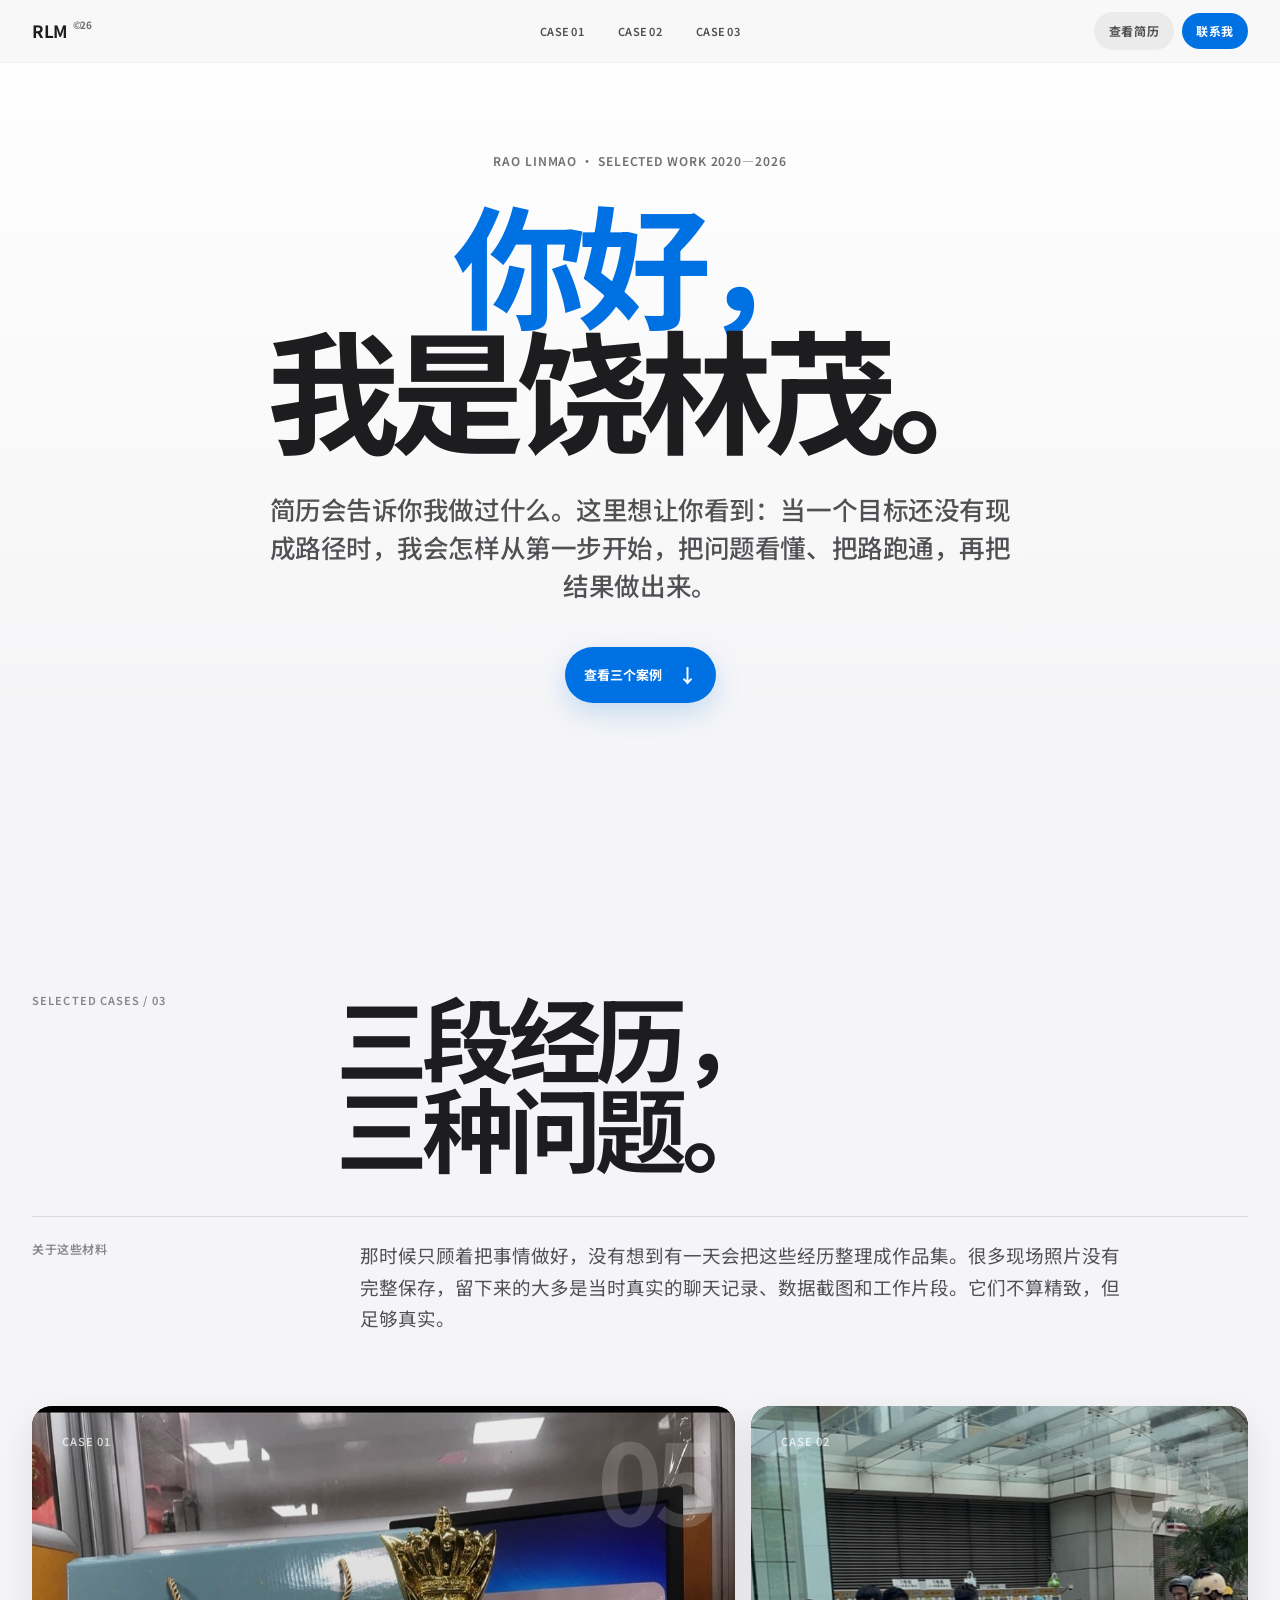
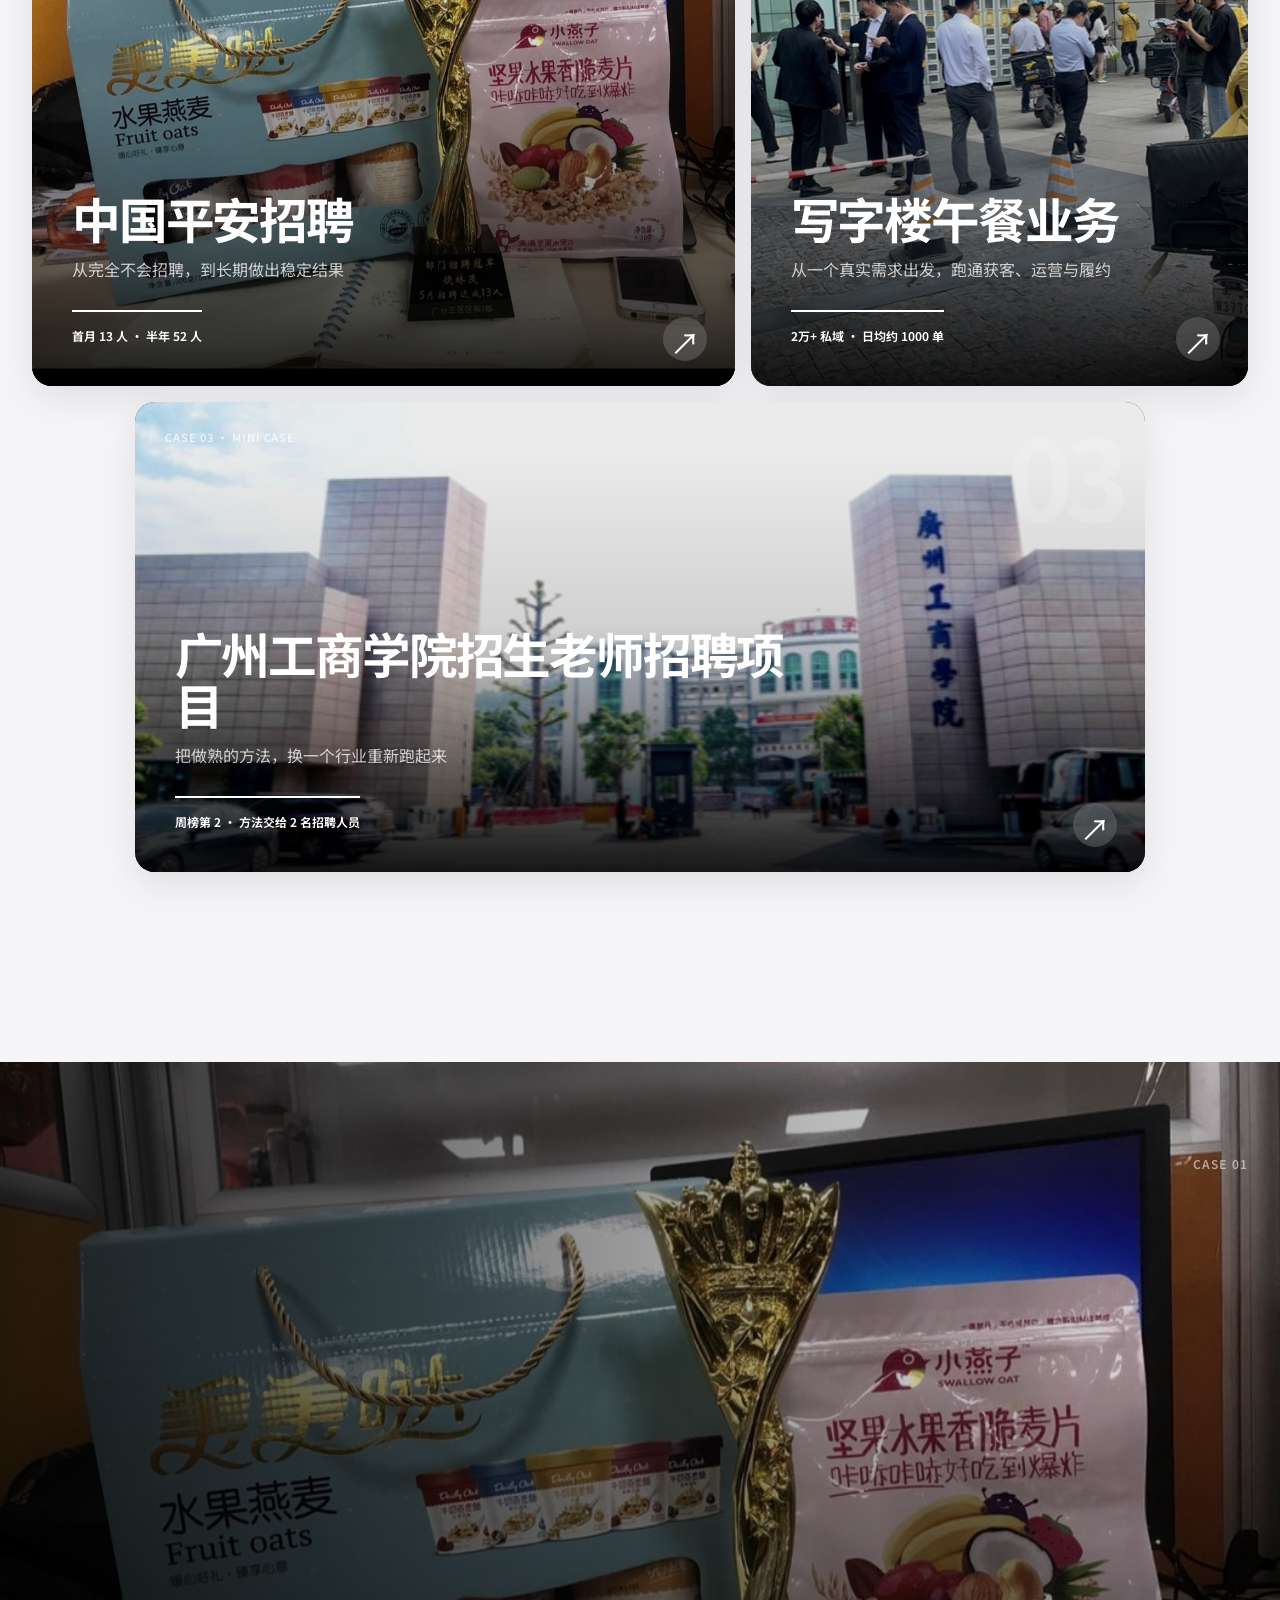
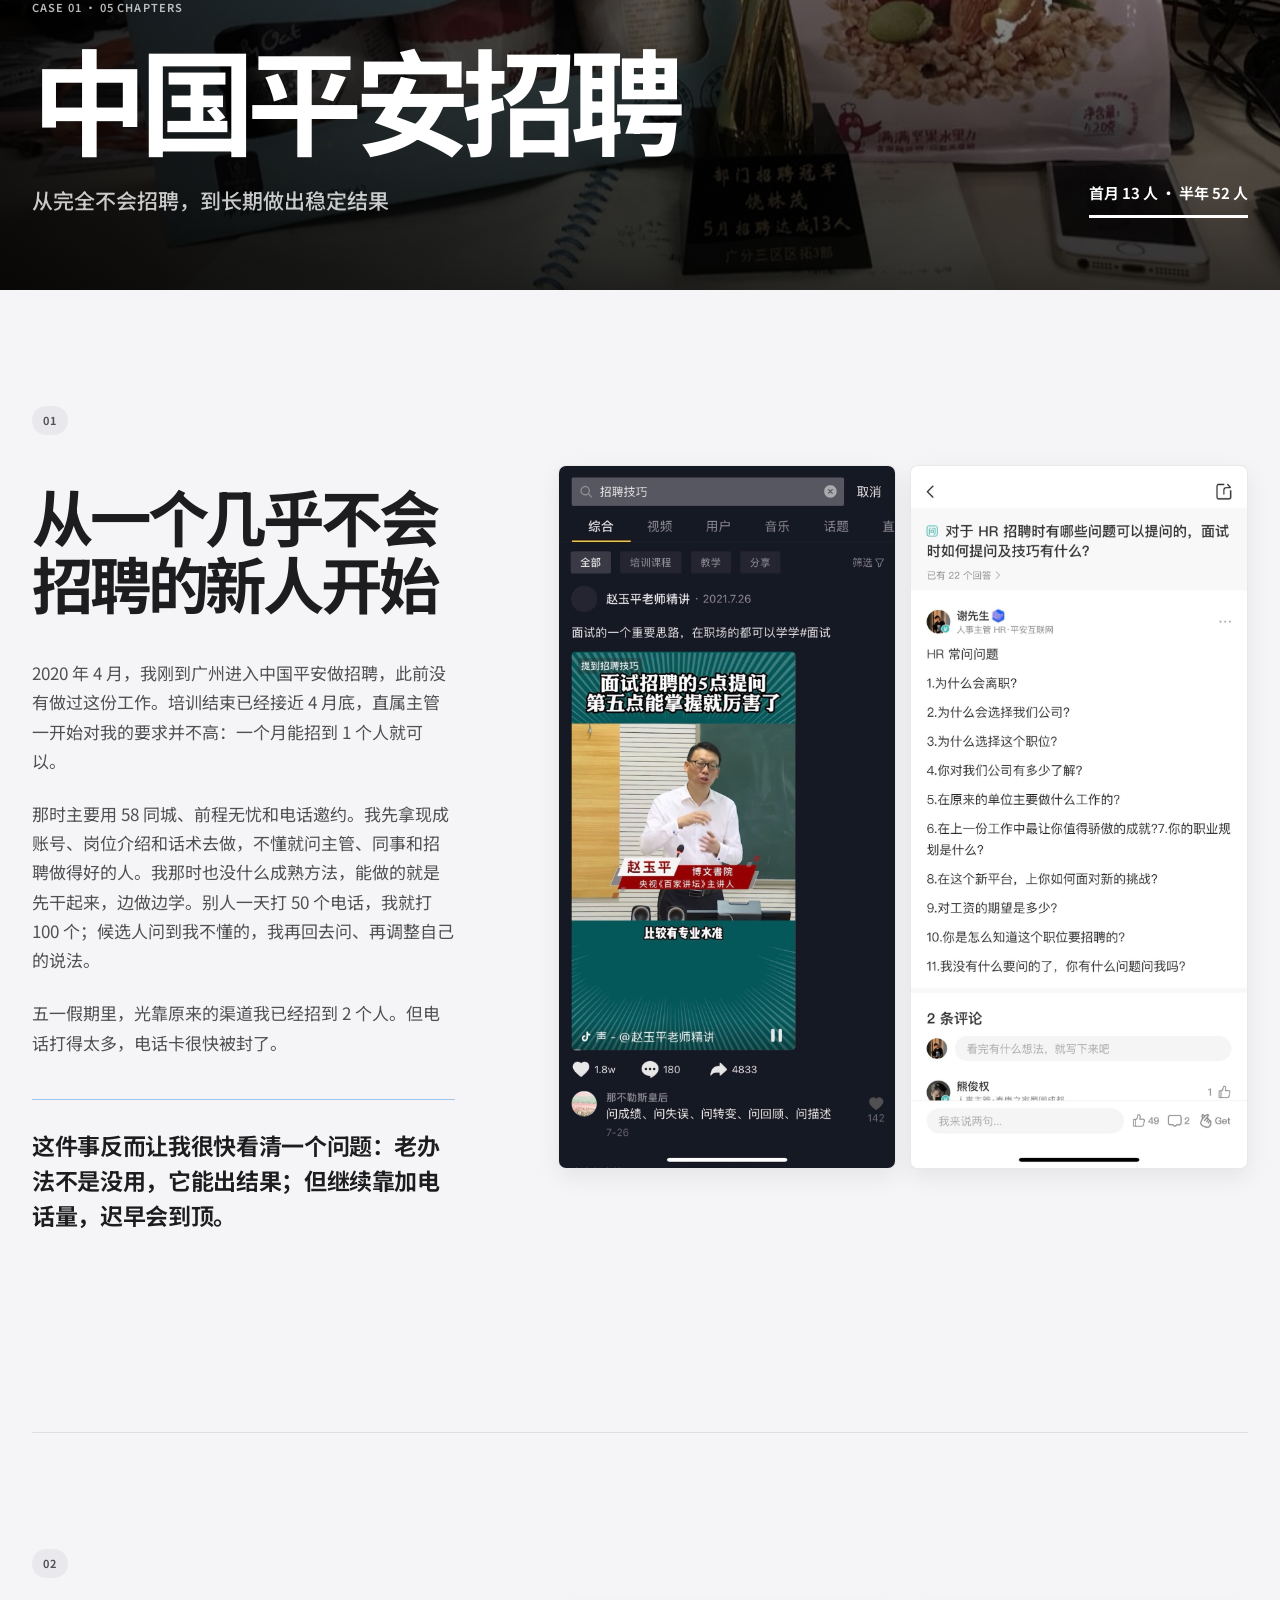
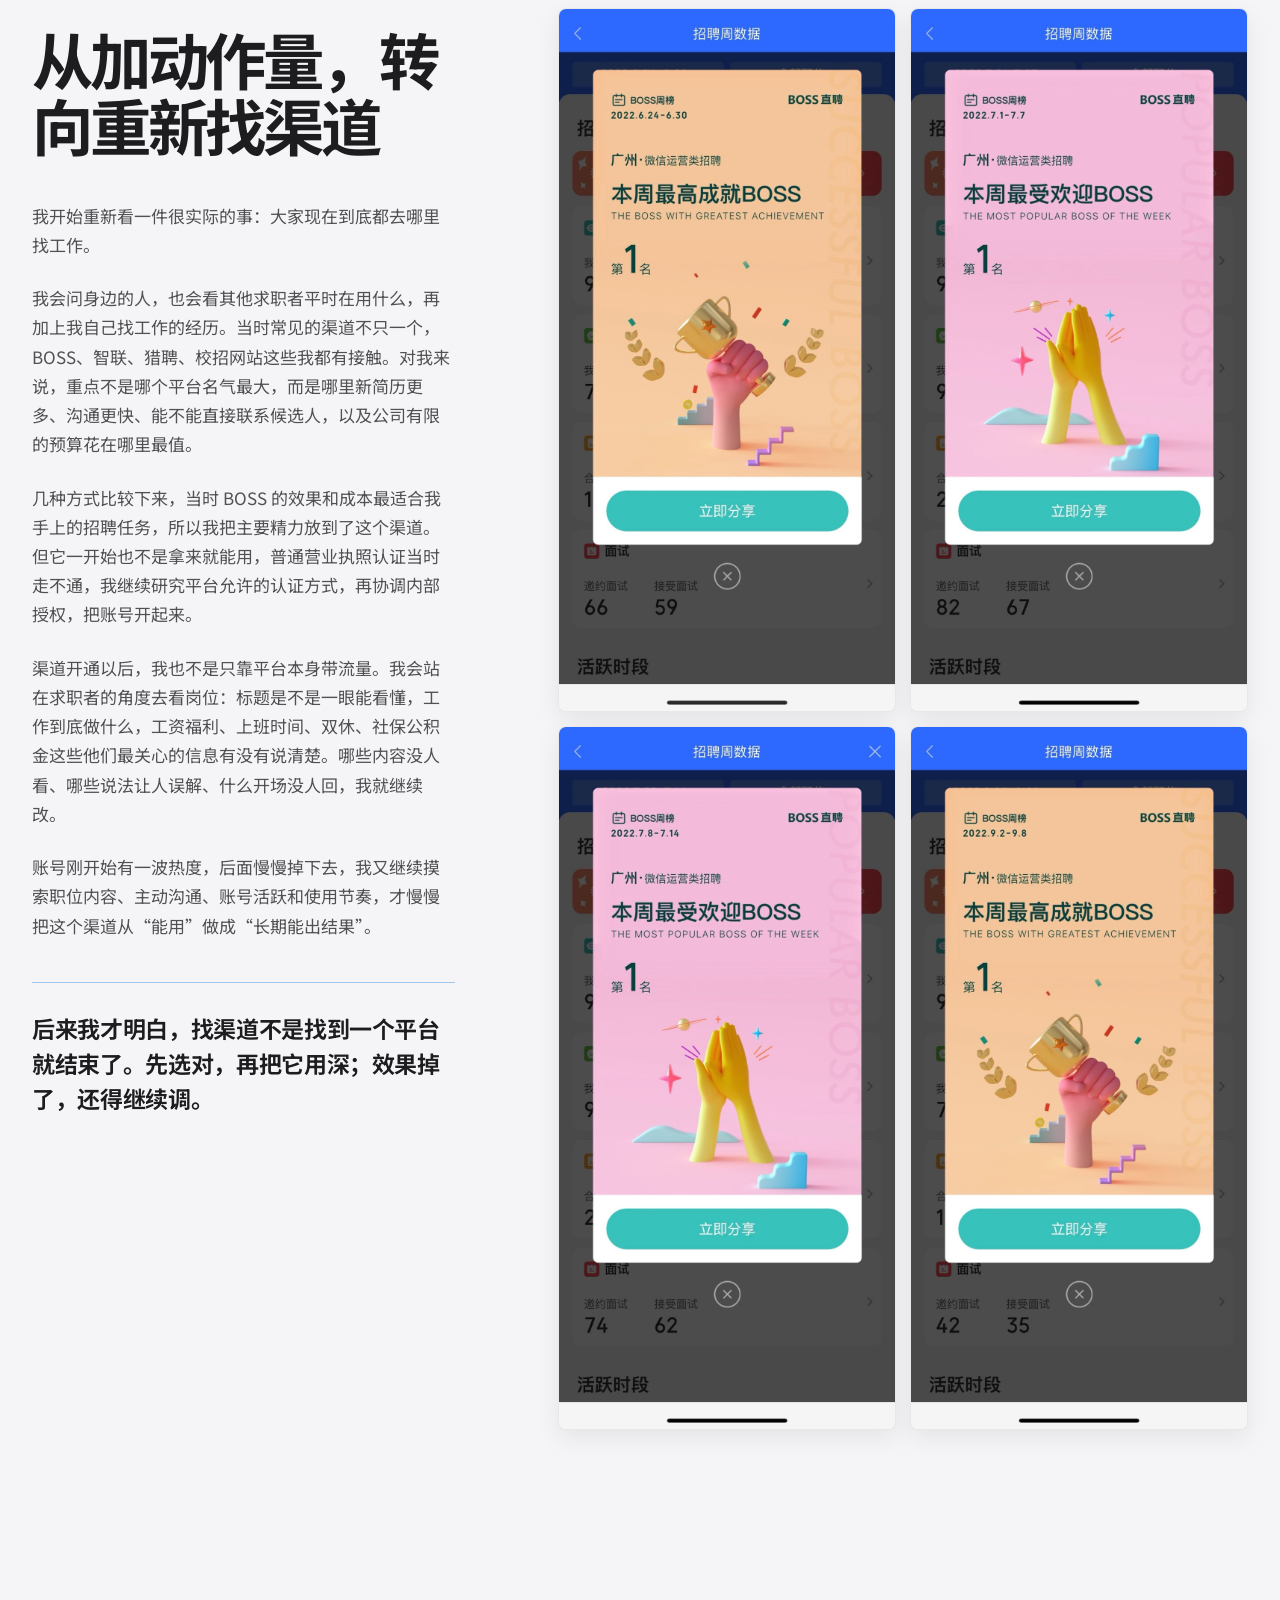
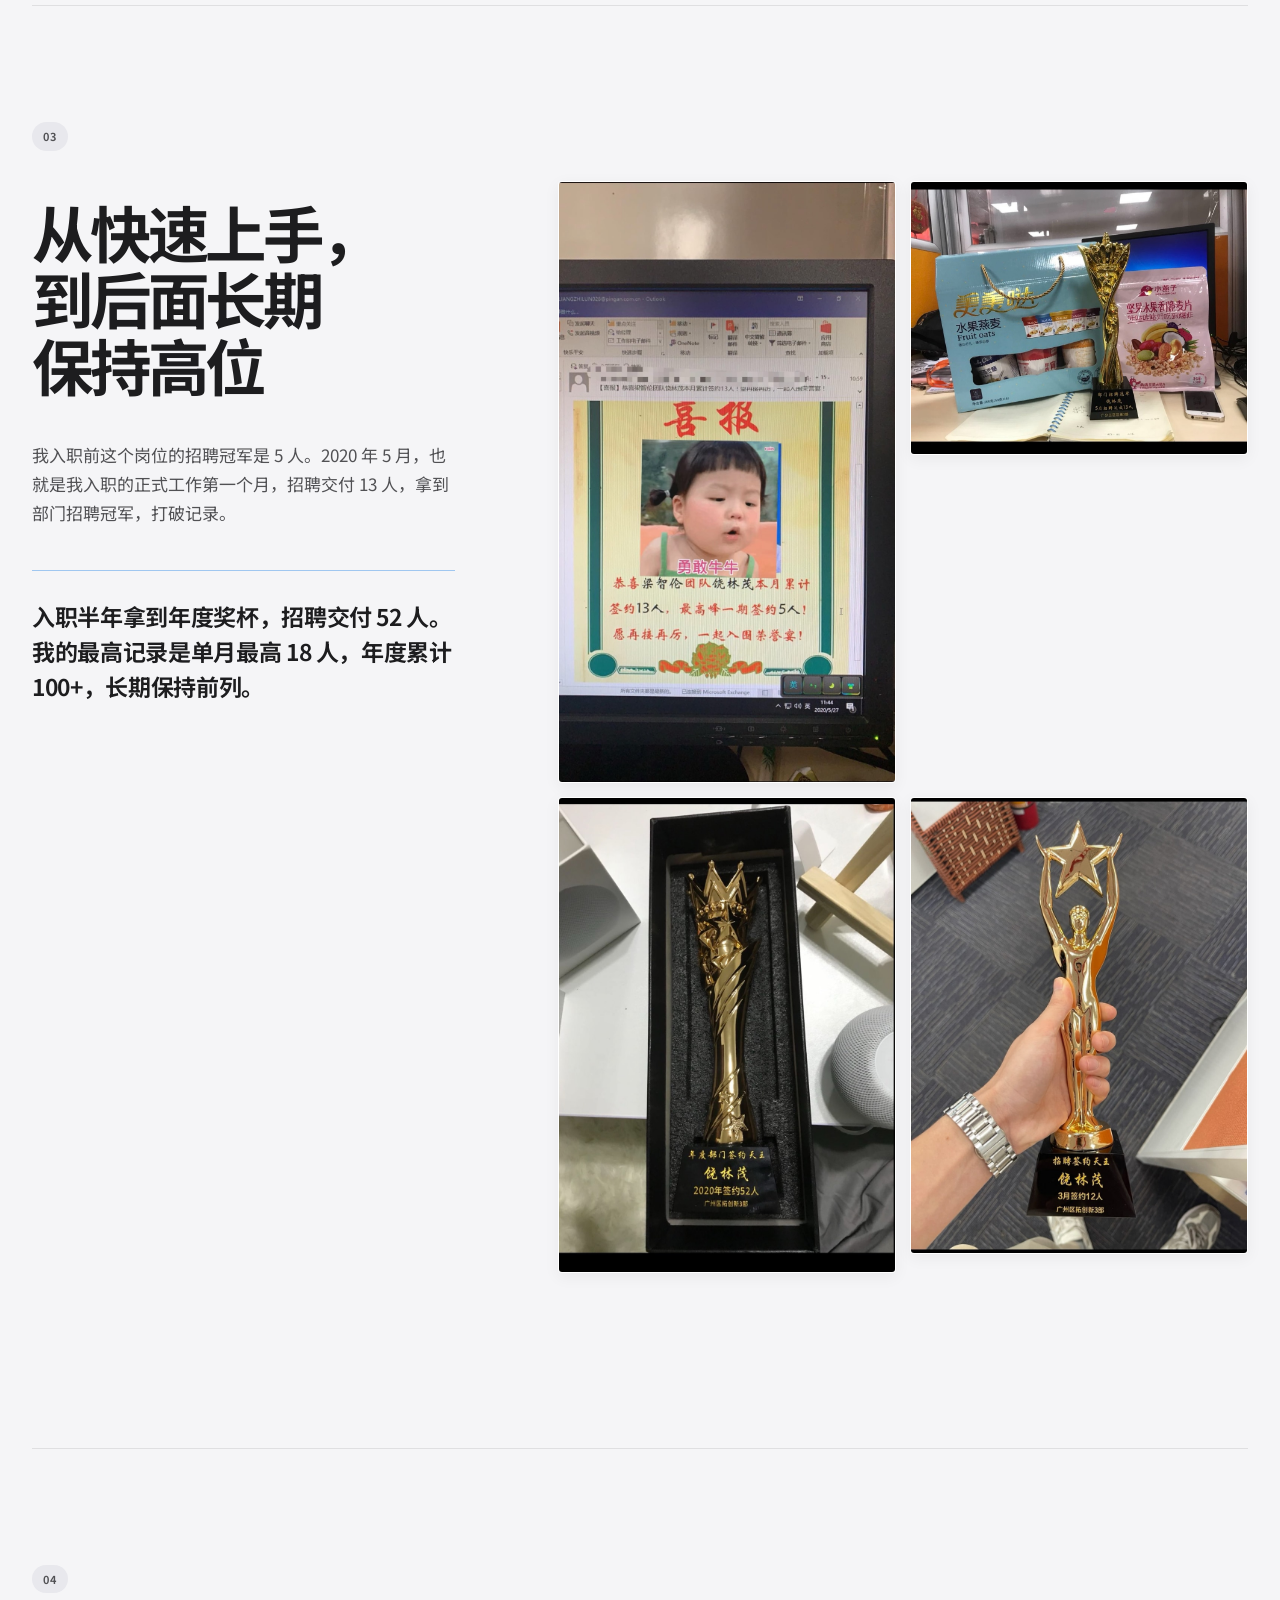
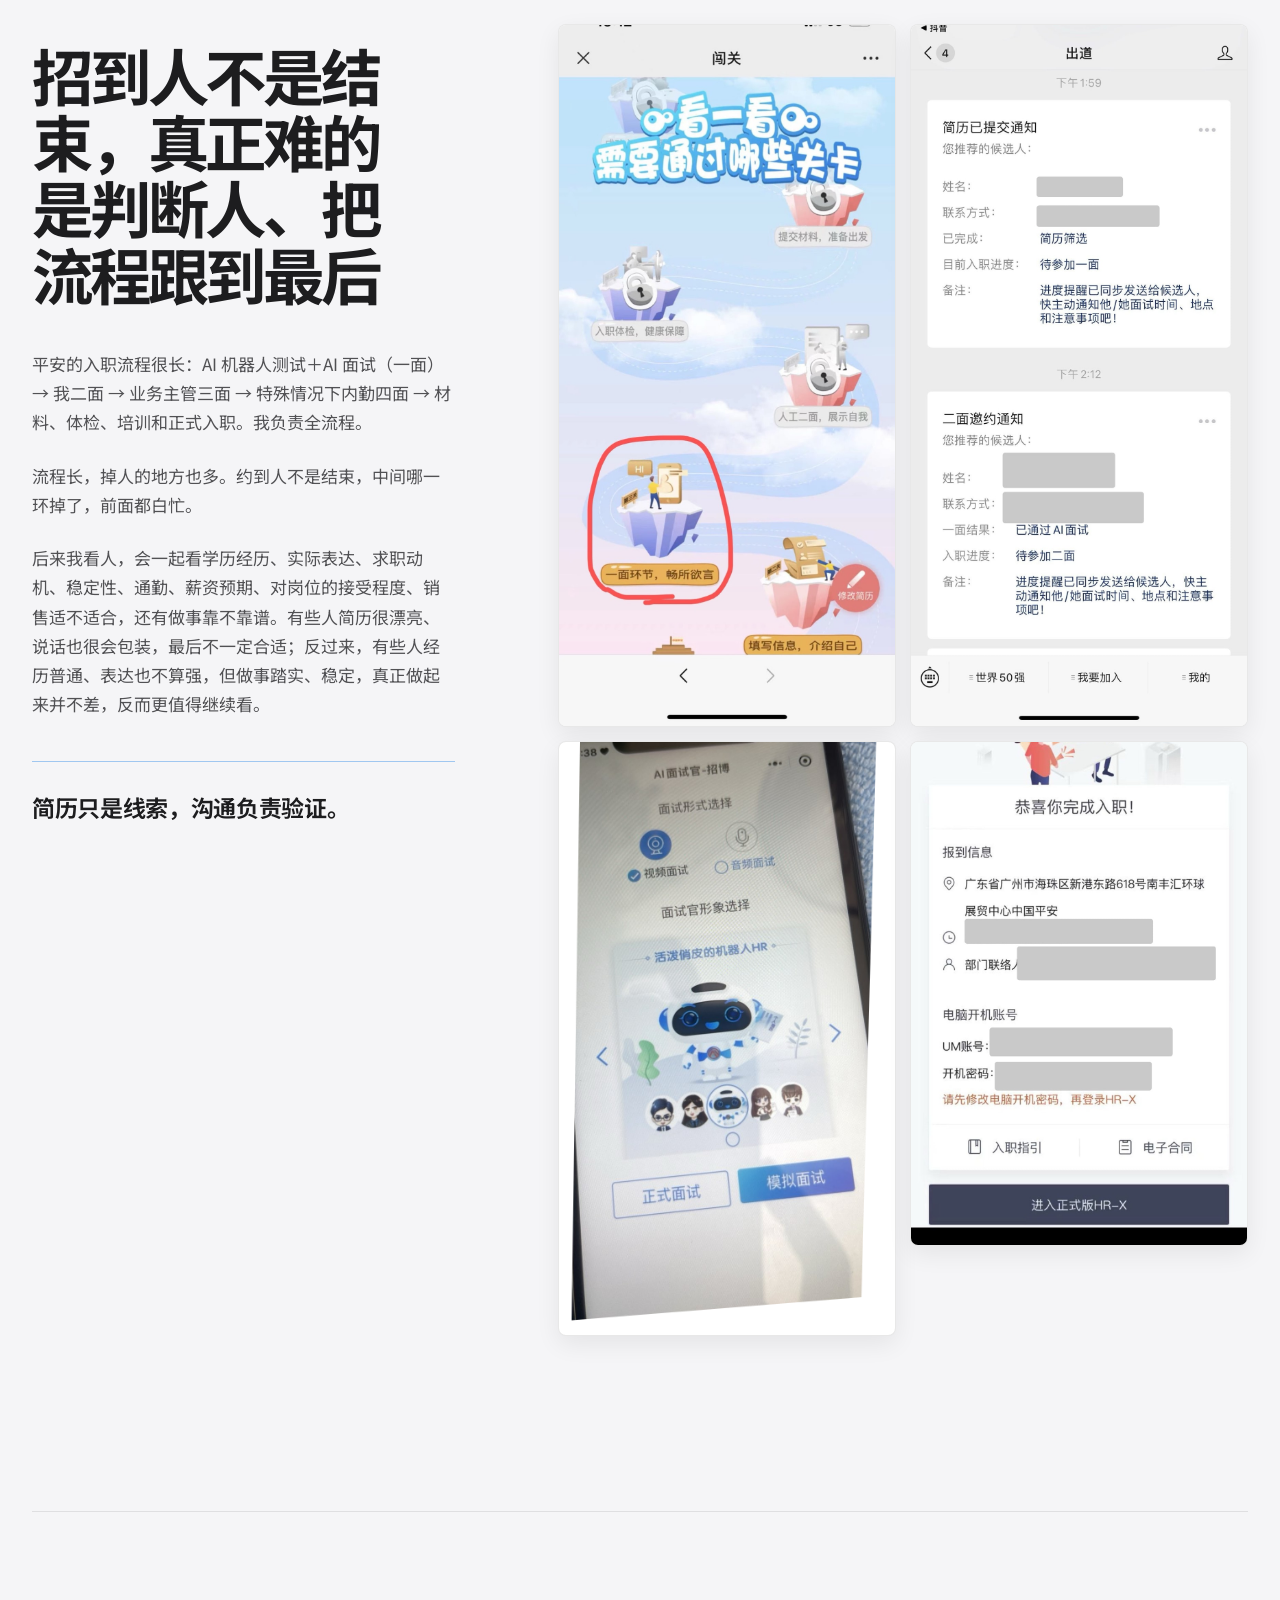
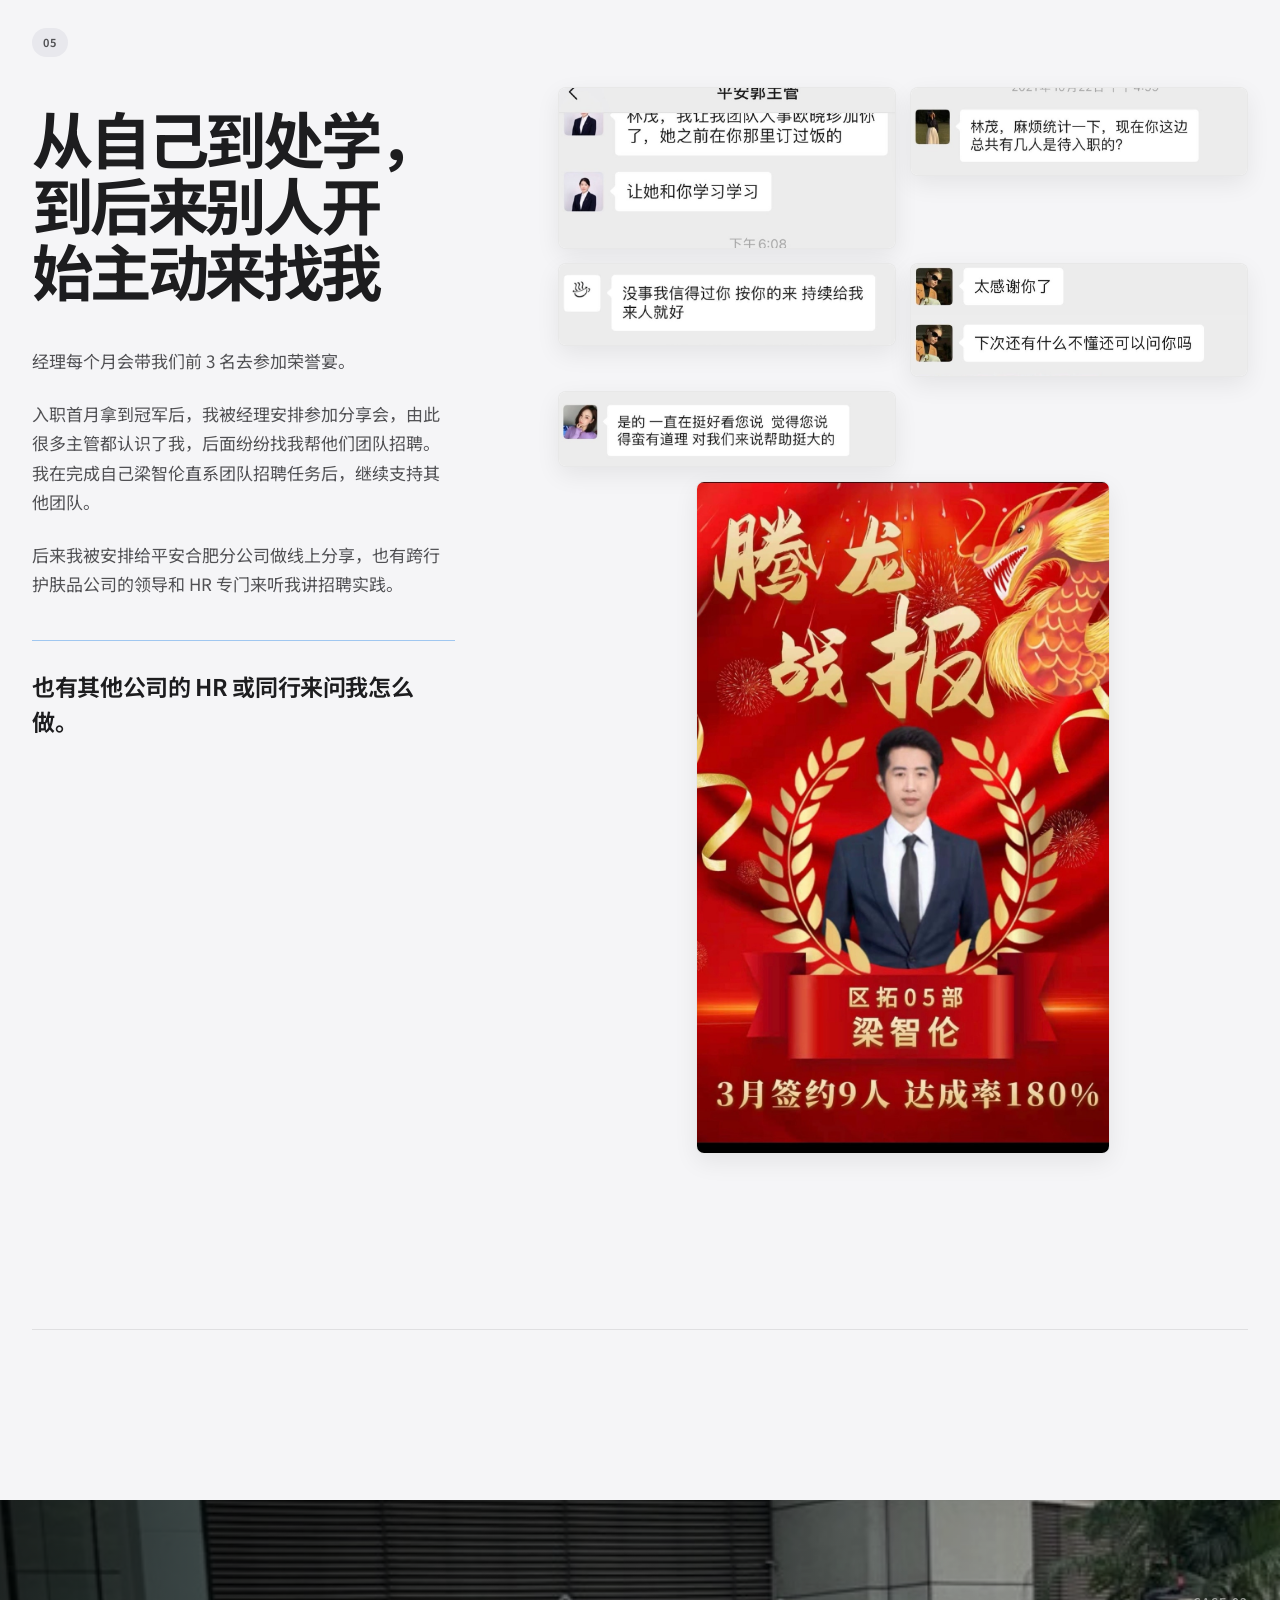
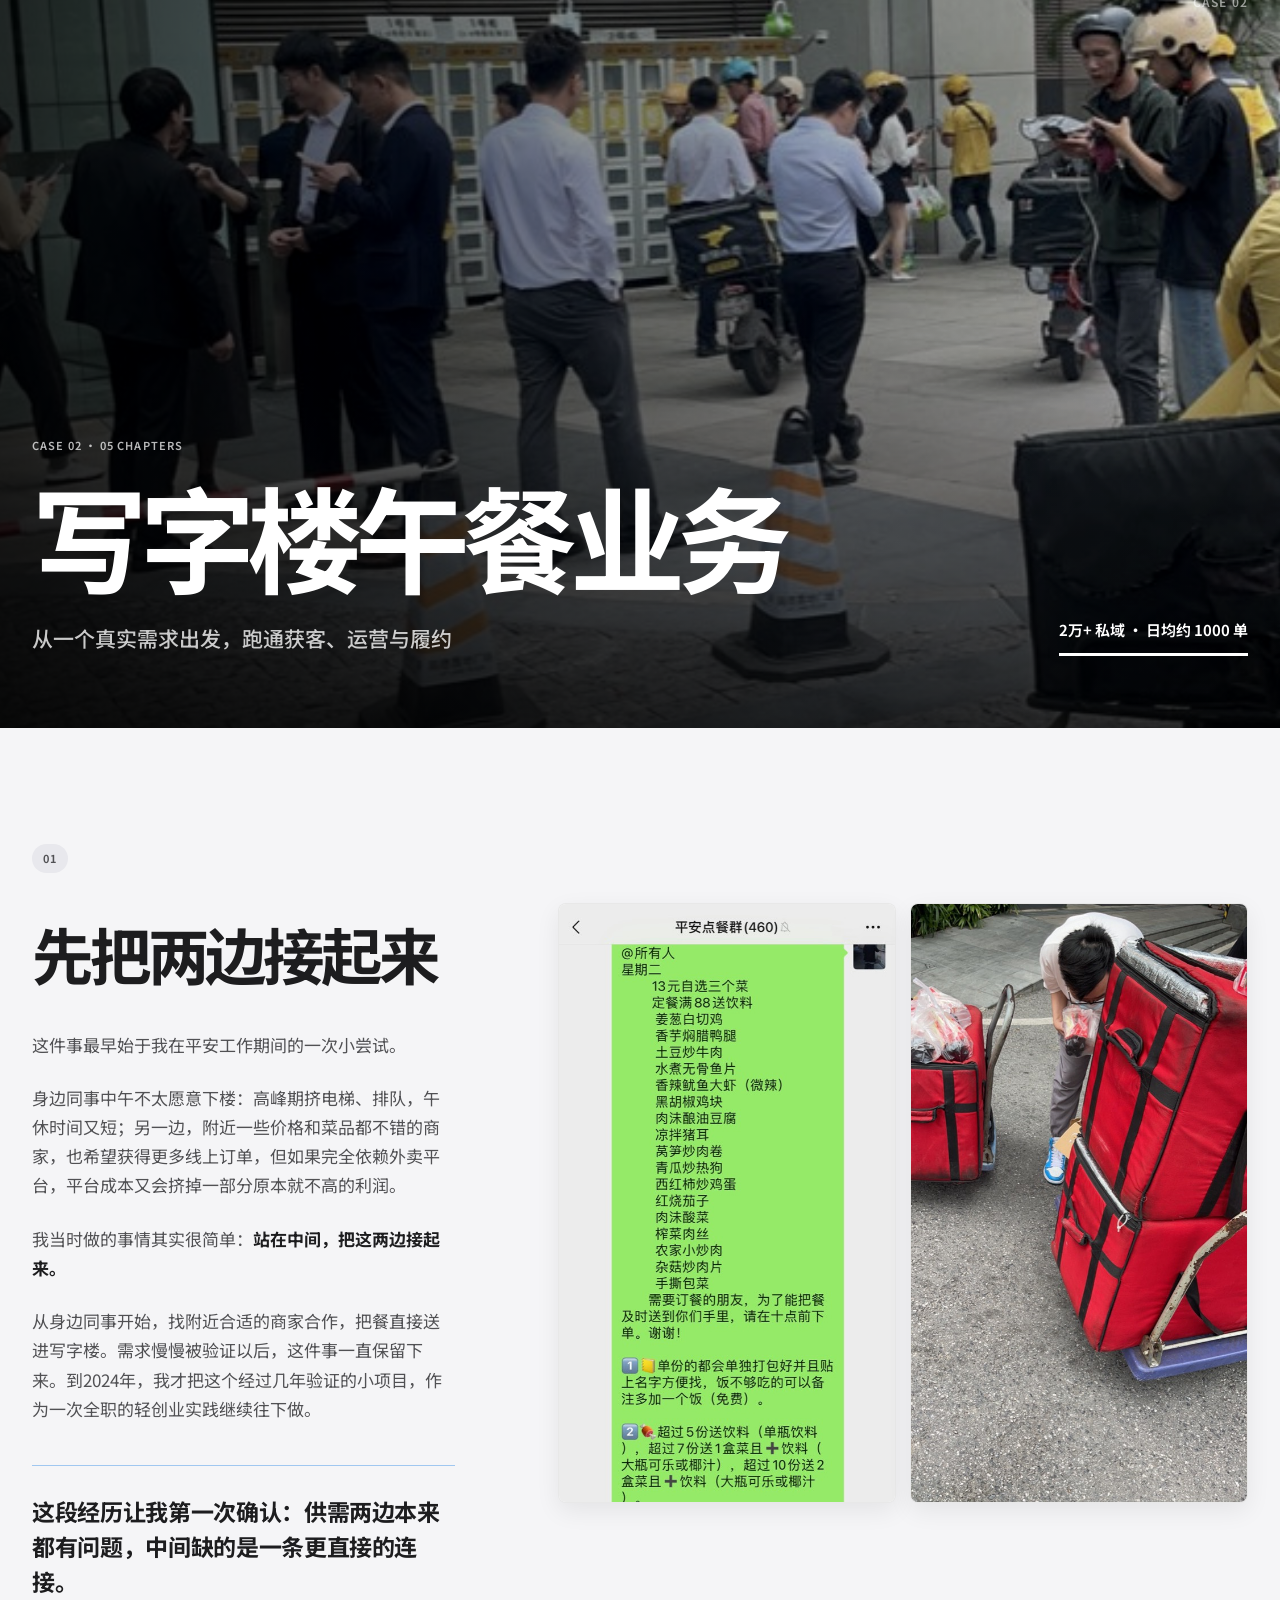
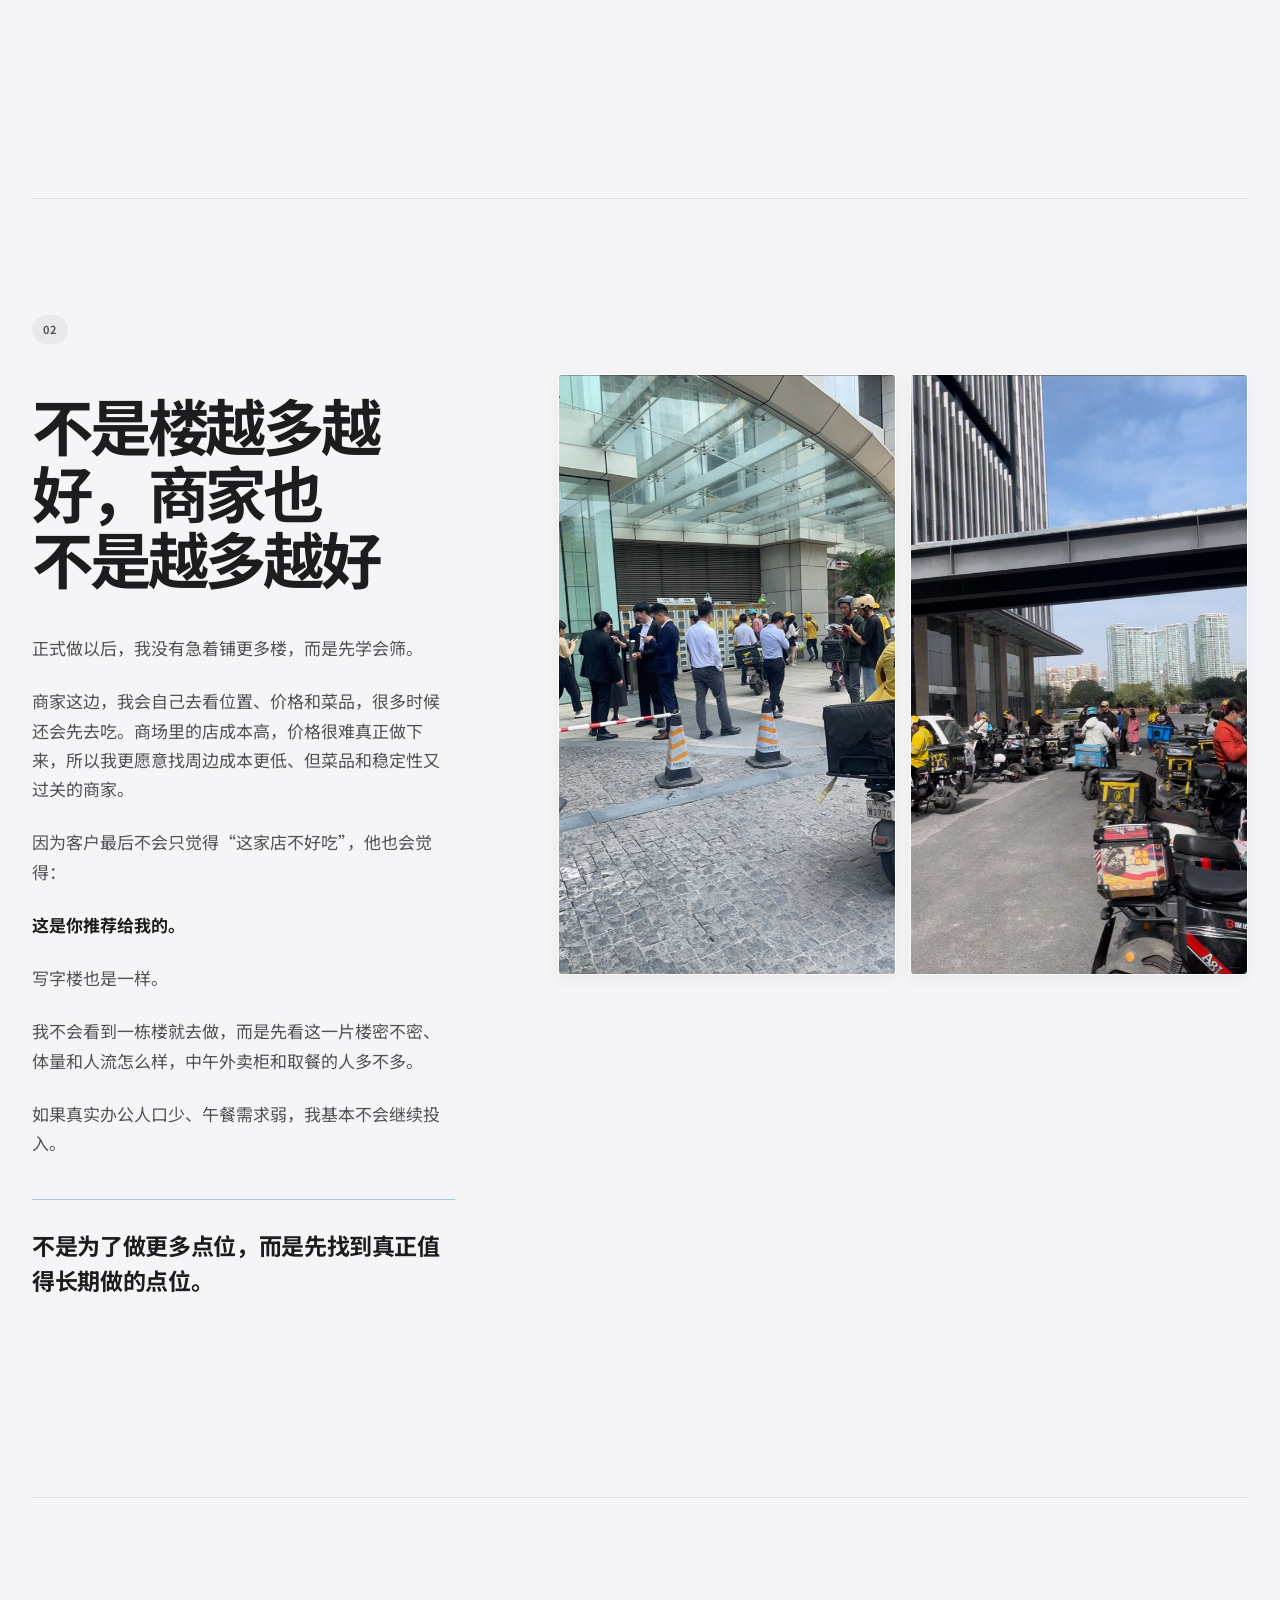
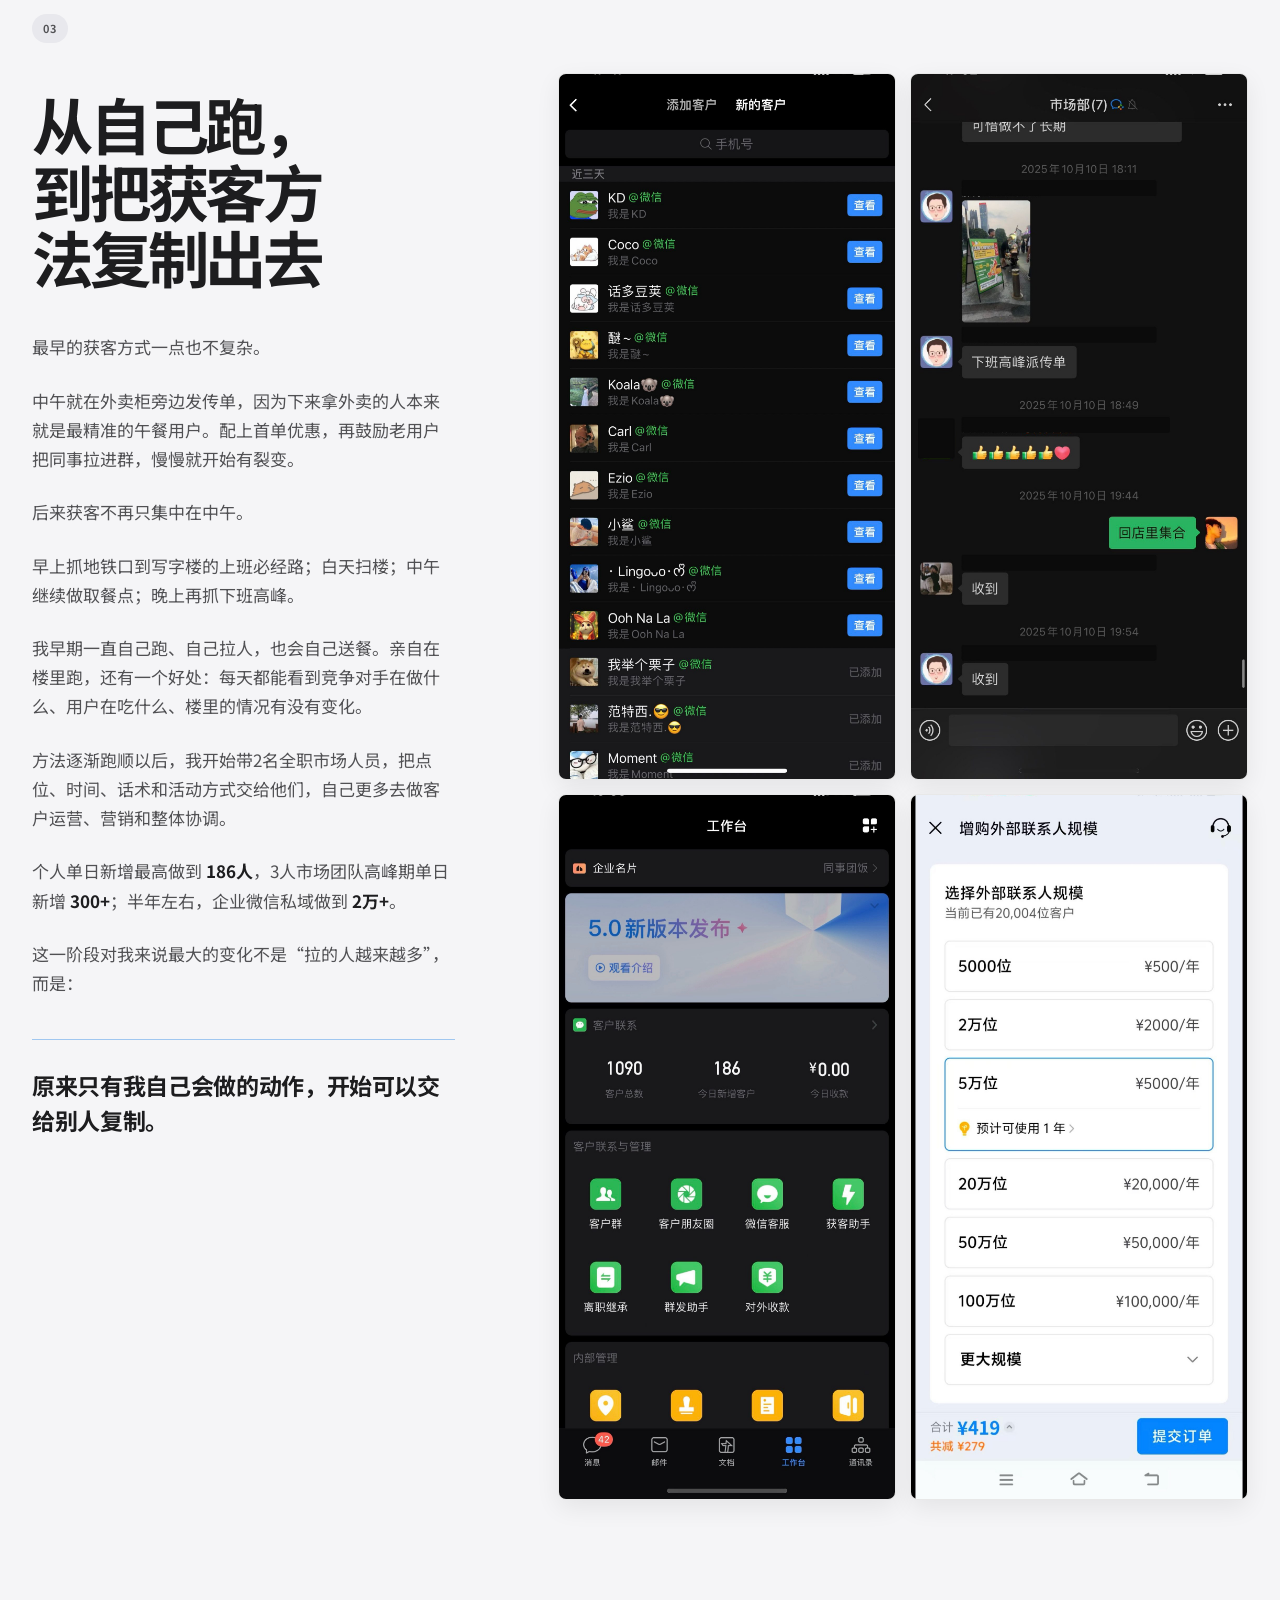
<file: index.html>
<!doctype html>
<html lang="zh-CN" data-theme="apple">
<head>
  <meta charset="utf-8">
  <meta name="viewport" content="width=device-width, initial-scale=1">
  <meta name="description" content="饶林茂的真实工作案例：招聘、写字楼午餐业务与跨行业招聘渠道运营。">
  <meta property="og:type" content="website">
  <meta property="og:locale" content="zh_CN">
  <meta property="og:title" content="饶林茂｜工作案例作品集">
  <meta property="og:description" content="三个真实案例与一套招聘工具：当目标没有现成路径时，我怎样从第一步开始，把问题看懂、把路跑通，再把结果做出来。">
  <meta property="og:url" content="https://raolinmao.zaos16720.chatgpt.site/">
  <meta property="og:image" content="https://raolinmao.zaos16720.chatgpt.site/assets/social/portfolio-preview.png">
  <meta name="twitter:card" content="summary_large_image">
  <meta name="twitter:title" content="饶林茂｜工作案例作品集">
  <meta name="twitter:description" content="当目标没有现成路径时，我怎样从第一步开始，把问题看懂、把路跑通，再把结果做出来。">
  <meta name="twitter:image" content="https://raolinmao.zaos16720.chatgpt.site/assets/social/portfolio-preview.png">
  <link rel="canonical" href="https://raolinmao.zaos16720.chatgpt.site/">
  <title>饶林茂｜工作案例作品集</title>
  <script>
    const bootParams = new URLSearchParams(location.search);
    if (bootParams.get('mode') !== 'lab') {
      document.documentElement.dataset.mode = 'production';
      document.documentElement.dataset.theme = 'apple';
    }
  </script>
  <link rel="stylesheet" href="styles.css">
  <link rel="stylesheet" href="portfolio-print.css" media="print">
</head>
<body>
  <canvas id="fx-canvas" aria-hidden="true"></canvas>
  <div class="noise" aria-hidden="true"></div>
  <div class="aurora" aria-hidden="true"><i></i><i></i><i></i></div>
  <div class="scroll-progress" aria-hidden="true"><span></span></div>

  <header class="site-nav">
    <a class="brand" href="#top">RLM<span>©26</span></a>
    <nav><a href="#case-pingan">CASE 01</a><a href="#case-lunch">CASE 02</a><a href="#case-college">CASE 03</a></nav>
    <div class="nav-actions">
      <a class="nav-resume resume-link" href="resume.html">查看简历</a>
      <button class="nav-contact" type="button" data-open-contact>联系我</button>
    </div>
  </header>

  <main id="top">
    <section class="hero" id="hero">
      <div class="hero-ghost" aria-hidden="true">REAL<br>WORK</div>
      <p class="hero-eyebrow">RAO LINMAO · SELECTED WORK 2020—2026</p>
      <h1><span class="hero-greeting">你好，</span><br><span class="hero-name-line">我是<span class="hero-name">饶林茂</span>。</span></h1>
      <p class="hero-lead">简历会告诉你我做过什么。这里想让你看到：当一个目标还没有现成路径时，我会怎样从第一步开始，把问题看懂、把路跑通，再把结果做出来。</p>
      <a class="hero-cta" href="#cases">查看三个案例 <span>↓</span></a>
      <div class="hero-orbit" aria-hidden="true"><span>问题</span><span>行动</span><span>反馈</span><span>结果</span></div>
      <p class="hero-side-note">SCROLL TO ENTER THE WORK</p>
    </section>

    <section class="case-index" id="cases">
      <header class="section-heading">
        <p>SELECTED CASES / 03</p>
        <h2>三段经历，<br>三种问题。</h2>
      </header>
      <aside class="case-source-note" aria-label="关于案例材料">
        <span>关于这些材料</span>
        <p>那时候只顾着把事情做好，没有想到有一天会把这些经历整理成作品集。很多现场照片没有完整保存，留下来的大多是当时真实的聊天记录、数据截图和工作片段。它们不算精致，但足够真实。</p>
      </aside>
      <div class="case-card-grid">
      <a class="case-card case-card-pingan" href="#case-pingan" data-tilt>
        <span class="card-index">CASE 01</span>
        <span class="card-count">05</span>
        <span class="card-title">中国平安招聘</span>
        <span class="card-subtitle">从完全不会招聘，到长期做出稳定结果</span>
        <span class="card-proof">首月 13 人 · 半年 52 人</span>
        <span class="card-arrow" aria-hidden="true">↗</span>
      </a>
      <a class="case-card case-card-lunch" href="#case-lunch" data-tilt>
        <span class="card-index">CASE 02</span>
        <span class="card-count">05</span>
        <span class="card-title">写字楼午餐业务</span>
        <span class="card-subtitle">从一个真实需求出发，跑通获客、运营与履约</span>
        <span class="card-proof">2万+ 私域 · 日均约 1000 单</span>
        <span class="card-arrow" aria-hidden="true">↗</span>
      </a>
      <a class="case-card case-card-college" href="#case-college" data-tilt>
        <span class="card-index">CASE 03 · MINI CASE</span>
        <span class="card-count">03</span>
        <span class="card-title">广州工商学院招生老师招聘项目</span>
        <span class="card-subtitle">把做熟的方法，换一个行业重新跑起来</span>
        <span class="card-proof">周榜第 2 · 方法交给 2 名招聘人员</span>
        <span class="card-arrow" aria-hidden="true">↗</span>
      </a></div>
    </section>

    
    <section class="case-shell case-pingan" id="case-pingan" data-case="pingan">
      <header class="case-cover">
        <div class="case-cover-index" aria-hidden="true">CASE 01</div>
        <div class="case-cover-copy">
          <p class="case-kicker">CASE 01 · 05 CHAPTERS</p>
          <h2>中国平安招聘</h2>
          <p>从完全不会招聘，到长期做出稳定结果</p>
        </div>
        <p class="case-cover-proof">首月 13 人 · 半年 52 人</p>
        <a class="case-start" href="#pingan-1">开始阅读 <span>↓</span></a>
      </header>
      <div class="case-chapters"><section class="chapter chapter-one" id="pingan-1">
      <div class="chapter-mark" aria-hidden="true"><span class="chapter-case">CASE 01</span>01</div>
      <article class="story-copy">
        <h1>从一个几乎不会招聘的新人开始</h1>
        <p>2020 年 4 月，我刚到广州进入中国平安做招聘，此前没有做过这份工作。培训结束已经接近 4 月底，直属主管一开始对我的要求并不高：一个月能招到 1 个人就可以。</p>
        <p>那时主要用 58 同城、前程无忧和电话邀约。我先拿现成账号、岗位介绍和话术去做，不懂就问主管、同事和招聘做得好的人。我那时也没什么成熟方法，能做的就是先干起来，边做边学。别人一天打 50 个电话，我就打 100 个；候选人问到我不懂的，我再回去问、再调整自己的说法。</p>
        <p>五一假期里，光靠原来的渠道我已经招到 2 个人。但电话打得太多，电话卡很快被封了。</p>
        <p class="key-line">这件事反而让我很快看清一个问题：老办法不是没用，它能出结果；但继续靠加电话量，迟早会到顶。</p>
      </article>
      <figure class="evidence evidence-one">
        <div class="learning-pair">
          <img src="assets/pingan/g1-learning-14.jpg" alt="当时搜索和学习招聘技巧的真实画面">
          <img src="assets/pingan/g1-learning-15.jpg" alt="当时学习 HR 面试问题的真实画面">
        </div>
      </figure>
    </section>

    <section class="chapter" id="pingan-2">
      <div class="chapter-mark" aria-hidden="true"><span class="chapter-case">CASE 01</span>02</div>
      <article class="story-copy">
        <h2>从加动作量，转向重新找渠道</h2>
        <p>我开始重新看一件很实际的事：大家现在到底都去哪里找工作。</p>
        <p>我会问身边的人，也会看其他求职者平时在用什么，再加上我自己找工作的经历。当时常见的渠道不只一个，BOSS、智联、猎聘、校招网站这些我都有接触。对我来说，重点不是哪个平台名气最大，而是哪里新简历更多、沟通更快、能不能直接联系候选人，以及公司有限的预算花在哪里最值。</p>
        <p>几种方式比较下来，当时 BOSS 的效果和成本最适合我手上的招聘任务，所以我把主要精力放到了这个渠道。但它一开始也不是拿来就能用，普通营业执照认证当时走不通，我继续研究平台允许的认证方式，再协调内部授权，把账号开起来。</p>
        <p>渠道开通以后，我也不是只靠平台本身带流量。我会站在求职者的角度去看岗位：标题是不是一眼能看懂，工作到底做什么，工资福利、上班时间、双休、社保公积金这些他们最关心的信息有没有说清楚。哪些内容没人看、哪些说法让人误解、什么开场没人回，我就继续改。</p>
        <p>账号刚开始有一波热度，后面慢慢掉下去，我又继续摸索职位内容、主动沟通、账号活跃和使用节奏，才慢慢把这个渠道从“能用”做成“长期能出结果”。</p>
        <p class="key-line">后来我才明白，找渠道不是找到一个平台就结束了。先选对，再把它用深；效果掉了，还得继续调。</p>
      </article>
      <figure class="evidence evidence-ranks">
        <div class="rank-grid">
          <img src="assets/pingan/g2-rank-17.jpg" alt="2022 年 6 月 24 日至 6 月 30 日周榜第 1">
          <img src="assets/pingan/g2-rank-19.jpg" alt="2022 年 7 月 1 日至 7 月 7 日周榜第 1">
          <img src="assets/pingan/g2-rank-20.jpg" alt="2022 年 7 月 8 日至 7 月 14 日周榜第 1">
          <img src="assets/pingan/g2-rank-21.jpg" alt="2022 年 9 月 2 日至 9 月 8 日周榜第 1">
        </div>
      </figure>
    </section>

    <section class="chapter" id="pingan-3">
      <div class="chapter-mark" aria-hidden="true"><span class="chapter-case">CASE 01</span>03</div>
      <article class="story-copy">
        <h2>从快速上手，到后面长期保持高位</h2>
        <p>我入职前这个岗位的招聘冠军是 5 人。2020 年 5 月，也就是我入职的正式工作第一个月，招聘交付 13 人，拿到部门招聘冠军，打破记录。</p>
        <p class="key-line">入职半年拿到年度奖杯，招聘交付 52 人。我的最高记录是单月最高 18 人，年度累计 100+，长期保持前列。</p>
      </article>
      <figure class="evidence evidence-awards">
        <div class="award-grid">
          <img src="assets/pingan/g3-award-36.jpg" alt="2020 年 5 月累计签约 13 人的真实喜报画面">
          <img src="assets/pingan/g3-award-37.jpg" alt="2020 年 5 月招聘达成 13 人奖杯和真实办公现场">
          <img src="assets/pingan/g3-award-38.jpg" alt="2020 年签约 52 人年度奖杯">
          <img src="assets/pingan/g3-award-39.jpg" alt="3 月签约 12 人招聘签约天王奖杯">
        </div>
      </figure>
    </section>

    <section class="chapter" id="pingan-4">
      <div class="chapter-mark" aria-hidden="true"><span class="chapter-case">CASE 01</span>04</div>
      <article class="story-copy">
        <h2>招到人不是结束，真正难的是判断人、把流程跟到最后</h2>
        <p>平安的入职流程很长：AI 机器人测试＋AI 面试（一面） → 我二面 → 业务主管三面 → 特殊情况下内勤四面 → 材料、体检、培训和正式入职。我负责全流程。</p>
        <p>流程长，掉人的地方也多。约到人不是结束，中间哪一环掉了，前面都白忙。</p>
        <p>后来我看人，会一起看学历经历、实际表达、求职动机、稳定性、通勤、薪资预期、对岗位的接受程度、销售适不适合，还有做事靠不靠谱。有些人简历很漂亮、说话也很会包装，最后不一定合适；反过来，有些人经历普通、表达也不算强，但做事踏实、稳定，真正做起来并不差，反而更值得继续看。</p>
        <p class="key-line">简历只是线索，沟通负责验证。</p>
      </article>
      <figure class="evidence evidence-process">
        <div class="process-pair process-pair-upper">
          <img src="assets/pingan/g4-process-30.jpg" alt="招聘闯关流程材料">
          <img src="assets/pingan/g4-progress-25.jpg" alt="简历提交和面试推进材料，个人信息已脱敏">
        </div>
        <div class="process-pair process-pair-lower">
          <img src="assets/pingan/g4-ai-35.png" alt="AI 面试真实操作画面">
          <img src="assets/pingan/g4-complete-34.jpg" alt="完成入职材料，个人和内部账号信息已脱敏">
        </div>
      </figure>
    </section>

    <section class="chapter chapter-five" id="pingan-5">
      <div class="chapter-mark" aria-hidden="true"><span class="chapter-case">CASE 01</span>05</div>
      <article class="story-copy">
        <h2>从自己到处学，到后来别人开始主动来找我</h2>
        <p>经理每个月会带我们前 3 名去参加荣誉宴。</p>
        <p>入职首月拿到冠军后，我被经理安排参加分享会，由此很多主管都认识了我，后面纷纷找我帮他们团队招聘。我在完成自己梁智伦直系团队招聘任务后，继续支持其他团队。</p>
        <p>后来我被安排给平安合肥分公司做线上分享，也有跨行护肤品公司的领导和 HR 专门来听我讲招聘实践。</p>
        <p class="key-line">也有其他公司的 HR 或同行来问我怎么做。</p>
      </article>
      <figure class="evidence evidence-chats">
        <div class="chat-column">
          <img src="assets/pingan/g5-chat-05.jpg" alt="主管让团队人事来学习的聊天原文">
          <img src="assets/pingan/g5-chat-11.jpg" alt="主管请林茂统计待入职人数的聊天原文">
          <img src="assets/pingan/g5-chat-07.jpg" alt="合作主管表达信任并要求持续来人的聊天原文">
          <img src="assets/pingan/g5-chat-45.jpg" alt="同行表达感谢并询问下次是否还能继续请教的聊天原文">
          <img src="assets/pingan/g5-chat-47.jpg" alt="外部同行反馈有道理、帮助挺大的聊天原文">
        </div>
        <img class="mentor-report" src="assets/pingan/g5-mentor-239.jpg" alt="梁智伦团队 3 月签约 9 人、达成率 180% 战报">
      </figure>
    </section></div>
    </section>

    <section class="case-shell case-lunch" id="case-lunch" data-case="lunch">
      <header class="case-cover">
        <div class="case-cover-index" aria-hidden="true">CASE 02</div>
        <div class="case-cover-copy">
          <p class="case-kicker">CASE 02 · 05 CHAPTERS</p>
          <h2>写字楼午餐业务</h2>
          <p>从一个真实需求出发，跑通获客、运营与履约</p>
        </div>
        <p class="case-cover-proof">2万+ 私域 · 日均约 1000 单</p>
        <a class="case-start" href="#lunch-1">开始阅读 <span>↓</span></a>
      </header>
      <div class="case-chapters"><section class="chapter chapter-one" id="lunch-1">
      <div class="chapter-mark" aria-hidden="true"><span class="chapter-case">CASE 02</span>01</div>
      <article class="story-copy">
        <h1>先把两边接起来</h1>
        <p>这件事最早始于我在平安工作期间的一次小尝试。</p>
        <p>身边同事中午不太愿意下楼：高峰期挤电梯、排队，午休时间又短；另一边，附近一些价格和菜品都不错的商家，也希望获得更多线上订单，但如果完全依赖外卖平台，平台成本又会挤掉一部分原本就不高的利润。</p>
        <p>我当时做的事情其实很简单：<strong>站在中间，把这两边接起来。</strong></p>
        <p>从身边同事开始，找附近合适的商家合作，把餐直接送进写字楼。需求慢慢被验证以后，这件事一直保留下来。到2024年，我才把这个经过几年验证的小项目，作为一次全职的轻创业实践继续往下做。</p>
        <p class="key-line"><strong>这段经历让我第一次确认：供需两边本来都有问题，中间缺的是一条更直接的连接。</strong></p>
      </article>
      <figure class="evidence evidence-pair">
        <img src="assets/lunch/g1-pingan-group.jpg" alt="在平安点餐群发布菜单并连接同事需求的真实记录">
        <img src="assets/lunch/g1-thermal-boxes.jpg" alt="用保温箱把餐食送进写字楼的真实现场">
      </figure>
    </section>

    <section class="chapter" id="lunch-2">
      <div class="chapter-mark" aria-hidden="true"><span class="chapter-case">CASE 02</span>02</div>
      <article class="story-copy">
        <h2>不是楼越多越好，商家也不是越多越好</h2>
        <p>正式做以后，我没有急着铺更多楼，而是先学会筛。</p>
        <p>商家这边，我会自己去看位置、价格和菜品，很多时候还会先去吃。商场里的店成本高，价格很难真正做下来，所以我更愿意找周边成本更低、但菜品和稳定性又过关的商家。</p>
        <p>因为客户最后不会只觉得“这家店不好吃”，他也会觉得：</p>
        <p><strong>这是你推荐给我的。</strong></p>
        <p>写字楼也是一样。</p>
        <p>我不会看到一栋楼就去做，而是先看这一片楼密不密、体量和人流怎么样，中午外卖柜和取餐的人多不多。</p>
        <p>如果真实办公人口少、午餐需求弱，我基本不会继续投入。</p>
        <p class="key-line"><strong>不是为了做更多点位，而是先找到真正值得长期做的点位。</strong></p>
      </article>
      <figure class="evidence evidence-pair evidence-landscape-pair">
        <img src="assets/lunch/g2-building-observation-a.jpg" alt="中午实地观察写字楼外卖柜和取餐人流">
        <img src="assets/lunch/g2-building-observation-b.jpg" alt="中午实地观察另一处楼宇配送与取餐人流">
      </figure>
    </section>

    <section class="chapter" id="lunch-3">
      <div class="chapter-mark" aria-hidden="true"><span class="chapter-case">CASE 02</span>03</div>
      <article class="story-copy">
        <h2>从自己跑，到把获客方法复制出去</h2>
        <p>最早的获客方式一点也不复杂。</p>
        <p>中午就在外卖柜旁边发传单，因为下来拿外卖的人本来就是最精准的午餐用户。配上首单优惠，再鼓励老用户把同事拉进群，慢慢就开始有裂变。</p>
        <p>后来获客不再只集中在中午。</p>
        <p>早上抓地铁口到写字楼的上班必经路；白天扫楼；中午继续做取餐点；晚上再抓下班高峰。</p>
        <p>我早期一直自己跑、自己拉人，也会自己送餐。亲自在楼里跑，还有一个好处：每天都能看到竞争对手在做什么、用户在吃什么、楼里的情况有没有变化。</p>
        <p>方法逐渐跑顺以后，我开始带2名全职市场人员，把点位、时间、话术和活动方式交给他们，自己更多去做客户运营、营销和整体协调。</p>
        <p>个人单日新增最高做到 <strong>186人</strong>，3人市场团队高峰期单日新增 <strong>300+</strong>；半年左右，企业微信私域做到 <strong>2万+</strong>。</p>
        <p>这一阶段对我来说最大的变化不是“拉的人越来越多”，而是：</p>
        <p class="key-line"><strong>原来只有我自己会做的动作，开始可以交给别人复制。</strong></p>
      </article>
      <figure class="evidence evidence-grid evidence-grid-four evidence-growth">
        <img src="assets/lunch/g3-new-customers-redacted.jpg" alt="持续新增客户的真实记录，其他人员昵称已脱敏">
        <img src="assets/lunch/g3-field-team-redacted.jpg" alt="市场团队在点位执行的真实记录，其他人员信息已脱敏">
        <img src="assets/lunch/g3-daily-growth.jpg" alt="个人单日新增186人的真实数据记录">
        <img src="assets/lunch/g3-private-domain-scale.jpg" alt="企业微信外部联系人达到两万以上的真实记录">
      </figure>
    </section>

    <section class="chapter" id="lunch-4">
      <div class="chapter-mark" aria-hidden="true"><span class="chapter-case">CASE 02</span>04</div>
      <article class="story-copy">
        <h2>做到1000单以后，问题已经不是怎么拉人</h2>
        <p>私域做大以后，真正让我觉得这件事开始变复杂的，是履约。</p>
        <p>每天中午的订单高度集中在很短的一段时间里。商家要出餐、打包，配送要提前出发，到了楼下还要解决不同楼层最后一段上楼的问题。</p>
        <p>所以保洁很早就进入了这个链条。</p>
        <p>他们熟悉楼层，中午相对有时间，也愿意增加一点收入。更重要的是，他们还知道哪家公司人多、哪家公司刚搬进来、哪家公司最近搬走了，这些信息反过来也帮助我判断楼里的真实变化。</p>
        <p>单量越来越大以后，就必须提前安排人员、路线和出发时间。哪栋楼电梯慢、哪些地方中午容易堵，都要提前考虑。</p>
        <p>稳定阶段日均大约 <strong>1000单</strong>，峰值约 <strong>1400单</strong>。</p>
        <p>做到这个规模以后，我越来越清楚：</p>
        <blockquote class="key-line">拉到客户，只是前半段。</blockquote>
        <p>真正让业务每天跑起来的是：</p>
        <p><strong>商家供给 → 打包 → 配送 → 楼宇接驳 → 上楼 → 用户拿到餐。</strong></p>
        <p>而规模越大，一些原本很小的问题也会被放大：装错、漏餐、份量问题、迟到，任何一个小错误落到用户身上都会变成一次客诉。</p>
      </article>
      <figure class="evidence evidence-pair evidence-fulfillment">
        <img src="assets/lunch/g4-orders-17-redacted.jpg" alt="连续两日千单规模的真实订单统计，群名和其他人员信息已脱敏">
        <img src="assets/lunch/g4-orders-18-redacted.jpg" alt="连续三日千单规模的真实订单统计，群名和其他人员信息已脱敏">
      </figure>
    </section>

    <section class="chapter chapter-five" id="lunch-5">
      <div class="chapter-mark" aria-hidden="true"><span class="chapter-case">CASE 02</span>05</div>
      <article class="story-copy">
        <h2>做到规模以后，我开始看到这个模式下一层的问题</h2>
        <p>做久以后，我慢慢发现，如果只是继续多找一家商家、多开一栋楼、多拉一批客户，这件事其实又会开始重复。</p>
        <p>规模越大，影响一份餐最后能不能稳定交到用户手里的因素就越多：采购的食材够不够新鲜，成本能不能控制，商家每天的出品是否稳定，饭菜送到用户手里还有没有温度，打包、分拣、配送和上楼的每一环都要盯。</p>
        <p>订单量小时，错菜、漏菜还可以靠人反复检查。到了上千单，只靠培训和人工盯，很难完全避免出错。所以我开始考虑供应链和集中采购，也实际去了解用自动化设备替代部分人工分拣和抓取，减少错菜、漏菜。</p>
        <p>饭盒和食材能不能集中采购，能不能通过规模降低成本，同时保证新鲜度和出品稳定；如果要把已经跑通的点位模式复制到更大的区域，还需要设备、人员和资金投入，融资合作也是我当时认真接触过的一条路。</p>
        <p>再往后想，午餐也只是写字楼人群的一种需求。同一批楼宇、用户和企业资源，还可能连接下午茶、水果、办公用品、租房等其他服务。</p>
        <p>这些方向后来并没有全部做下去，所以我不会把它们当成成绩。</p>
        <p>但这段经历让我第一次很具体地看到：</p>
        <p><strong>一个小项目从需求验证做到规模以后，下一层问题已经不再是“怎么多卖一点”，而是供应链、履约、质量控制、复购、成本和资源还能不能继续放大。</strong></p>
        <p>同时我也看到了这个模式的限制：客户需要持续运营，餐饮选择和出品很难一直稳定；订单又高度集中在午间，一对多服务很难完全没有差错。新增一栋楼也不是简单多一个点位，而是多一套配送和上楼协同。</p>
        <p>很多商家真正亏的不是完全没有订单，而是单栋楼的订单密度太低，连人员、出餐、配送和上楼的成本都摊不下来。这样的低密度点位多了，不仅不能带来规模优势，反而会拖累整体。</p>
        <p>所以最后真正留下来的，并不是“我会做团餐”。</p>
        <p>而是我完整经历了一次：</p>
        <blockquote class="key-line"><strong>看见两边需求 → 自己搭桥验证 → 找到有效点位和获客方式 → 把动作复制给团队 → 做到真实业务规模 → 再开始看到商业模式下一层的问题。</strong></blockquote>
      </article>
      <figure class="evidence evidence-stack evidence-next-layer">
        <div class="evidence-pair evidence-business-pair">
          <img src="assets/lunch/g5-financing.jpg" alt="围绕扩大规模所需的融资与合作进行沟通">
          <img src="assets/lunch/g5-operations-meeting.jpg" alt="围绕业务下一步进行现场协同讨论">
        </div>
        <div class="evidence-pair evidence-operations-pair">
          <img src="assets/lunch/g5-packed-orders.jpg" alt="去除相册界面后保留的规模化履约现场">
          <img src="assets/lunch/g5-robotic-packing.jpg" alt="考察用机器替代人工、减少分装错误的蜘蛛手抓取设备">
        </div>
      </figure>
    </section></div>
    </section>

    <section class="case-shell case-college" id="case-college" data-case="college">
      <header class="case-cover">
        <div class="case-cover-index" aria-hidden="true">CASE 03 · MINI CASE</div>
        <div class="case-cover-copy">
          <p class="case-kicker">CASE 03 · MINI CASE · 03 CHAPTERS</p>
          <h2>广州工商学院招生老师招聘项目</h2>
          <p>把做熟的方法，换一个行业重新跑起来</p>
        </div>
        <p class="case-cover-proof">周榜第 2 · 方法交给 2 名招聘人员</p>
        <a class="case-start" href="#college-1">开始阅读 <span>↓</span></a>
      </header>
      <div class="case-chapters"><section class="chapter" id="college-1">
      <div class="chapter-mark"><span class="chapter-case">CASE 03 · MINI CASE</span>01</div>
      <article class="story-copy">
        <h1>换了一个行业，<br>但问题并不陌生</h1>
        <p>2025年，一位平安时期认识的朋友，把广州工商学院招生季的招聘项目介绍给我。</p>
        <p>这不是一个长期正式岗位，而是招生季的阶段性合作。当时对方需要在比较短的时间里搭建一支招生团队，集中招聘招生老师；原来的招聘投放成本比较高，效果也不够稳定。</p>
        <p class="key-line">离开平安一段时间后，我重新进入招聘现场。行业和岗位都变了，但我很快发现，真正需要解决的问题其实很熟悉：怎么让合适的人先看到岗位，愿意回复，再进入后面的沟通和招聘流程。</p>
      </article>
      <figure class="evidence evidence-pair opening-pair">
        <div class="evidence-item">
          <img src="assets/college/campus.jpg" alt="广州工商学院真实校园现场">
          <figcaption>广州工商学院｜项目场景</figcaption>
        </div>
        <div class="evidence-item">
          <img src="assets/college/reach-trend.jpg" alt="招聘账号单日看过我达到2167人的趋势记录">
          <figcaption>招聘账号趋势记录｜单日“看过我”达到 2167</figcaption>
        </div>
      </figure>
    </section>

    <section class="chapter" id="college-2">
      <div class="chapter-mark"><span class="chapter-case">CASE 03 · MINI CASE</span>02</div>
      <article class="story-copy">
        <h2>我迁移的不是一个平台，<br>而是一套招聘渠道运营方法</h2>
        <p>我没有把平安时期的话术直接搬过来，而是重新理解招生老师岗位和这次集中招聘的目标人群，再把以前真正做熟的招聘渠道运营方法用到新的场景里。</p>
        <p>岗位信息怎么表达，账号怎么保持有效活跃，主动沟通在什么时间做，邀约节奏怎么安排，哪些数据开始下降，下一步应该调整哪里——这些动作换了行业以后，仍然可以重新跑起来。</p>
        <p>在没有额外购买曝光类增值产品的情况下，账号多次达到千级曝光。单日数据里出现过看过我<strong>1675人</strong>、沟通<strong>368人</strong>、收到简历<strong>183份</strong>、接受面试<strong>25人</strong>；招生老师岗位在 BOSS 招聘周榜做到<strong>第2名</strong>。</p>
        <blockquote class="key-line">这些数字的价值不在于再证明一次“我会用BOSS”，而在于：我知道应该观察什么，也知道数据变化以后该调整什么。</blockquote>
      </article>
      <figure class="evidence evidence-pair data-pair">
        <div class="evidence-item">
          <img src="assets/college/daily-funnel.jpg" alt="招生老师招聘单日曝光、沟通、简历和接受面试数据">
          <figcaption>单日招聘漏斗｜曝光、沟通、简历与接受面试</figcaption>
        </div>
        <div class="evidence-item">
          <img src="assets/college/weekly-rank.jpg" alt="招生老师岗位在 BOSS 招聘周榜第2名">
          <figcaption>招生老师岗位｜BOSS 周榜第 2 名</figcaption>
        </div>
      </figure>
    </section>

    <section class="chapter" id="college-3">
      <div class="chapter-mark"><span class="chapter-case">CASE 03 · MINI CASE</span>03</div>
      <article class="story-copy">
        <h2>最后不是我一个人会做，<br>而是把做法交给别人</h2>
        <p>渠道数据起来以后，工作还要继续进入候选人沟通、邀约、排期、结果反馈和入职衔接。正式面试由校方负责，我负责把前面的招聘渠道运营和后面的对接流程接起来。</p>
        <p>真实招聘对接中，多名候选人陆续进入面试通过和入职通知；一天也会集中安排多场线下面试。</p>
        <p>后面我把岗位发布、账号使用、主动沟通、邀约节奏和数据反馈整理成SOP，再带给另外2名招聘人员使用。</p>
        <blockquote class="key-line">离开招聘一段时间，换了行业和岗位，那些真正理解过的东西仍然能够很快重新跑起来，并交给别人继续使用。</blockquote>
      </article>
      <figure class="evidence evidence-pair process-pair">
        <div class="evidence-item">
          <img src="assets/college/candidate-results-redacted.jpg" alt="招聘对接群中的候选人通过及入职通知，个人信息已脱敏">
          <figcaption>招聘结果对接｜通过、入职通知（个人信息已脱敏）</figcaption>
        </div>
        <div class="evidence-item">
          <img src="assets/college/interview-schedule-redacted.jpg" alt="招生老师线下面试排期，候选人姓名已脱敏">
          <figcaption>集中面试排期｜正式面试由校方负责（姓名已脱敏）</figcaption>
        </div>
      </figure>
    </section></div>
    </section>

    <section class="tool-epilogue" id="recruiting-tool" aria-labelledby="recruiting-tool-title">
      <div class="tool-copy">
        <p class="tool-kicker">SIDE PROJECT · RECRUITING TOOL</p>
        <h2 id="recruiting-tool-title">把招聘里反复做的事，<br>手搓成了一个工具。</h2>
        <p>做过大量招聘以后，我发现真正费时间的，不只是看简历，而是在岗位要求、候选人事实和待确认信息之间来回切换，还要把这些判断继续带进面试、跟进和复盘。</p>
        <p>后来我把自己实际使用的招聘思路拆开，做成了一个以岗位为中心的工作台：从岗位与简历导入，到候选人管理、逐项依据、面试核验、阶段跟进和渠道复盘，尽量放进同一条工作流里。</p>
        <p class="tool-principle">它不会用一个分数替人决定录不录用，而是把“为什么合适、哪里不确定、面试还要问什么”摆出来，让招聘的人作最终判断。</p>
      </div>

      <figure class="tool-visual evidence">
        <img src="assets/tool/key-talent-recruiting-workbench.png" alt="关键人才招聘工作台真实界面：以岗位为中心管理候选人、招聘阶段与待核信息">
      </figure>
    </section>

    <section class="closing" id="contact">
      <p class="closing-label">WHAT COMES NEXT</p>
      <div class="closing-copy">
        <p>把这些经历放在这里，不是想证明我做什么都能成，而是想让你看到：面对没有现成答案的问题时，我会怎样开始，又怎样把事情一步步往前推进。</p>
        <p>下一步，我希望把这种做事方式带进更复杂、值得长期积累的业务场景，继续理解真实需求、协调资源，并对结果负责。</p>
      </div>
      <blockquote>我不一定一开始就知道答案。<br><strong>但当事情没有现成路径时，我愿意从<span class="no-break">第一步</span>开始，把问题看懂，把路跑通，再把结果做出来。</strong></blockquote>
      <div class="contact-row">
        <span>饶林茂 · 工作案例作品集</span>
        <span><a class="resume-link" href="resume.html">查看简历 ↗</a><button type="button" data-open-contact>联系我</button><a href="#top">返回顶部 ↑</a></span>
      </div>
    </section>
  </main>

  <dialog class="contact-dialog" aria-labelledby="contact-title">
    <button class="dialog-close" type="button" data-close-contact aria-label="关闭">×</button>
    <p class="dialog-kicker">LET'S TALK</p>
    <h2 id="contact-title">认识一下，<br>聊聊具体的工作。</h2>
    <div class="contact-card">
      <img class="contact-qr" src="assets/contact/wechat-qr.jpg" alt="饶林茂的微信二维码">
      <div><b>微信联系｜饶林茂</b><p>扫描二维码添加微信。申请时可以简单备注公司与岗位，方便我及时看到。</p></div>
    </div>
    <p class="contact-note">手机端可以长按二维码保存或识别。</p>
  </dialog>

  <dialog class="image-lightbox" aria-label="证据图片大图">
    <button class="dialog-close" type="button" data-close-lightbox aria-label="关闭">×</button>
    <img alt="">
    <p></p>
  </dialog>

  <script src="site.js"></script>
</body>
</html>
</file>
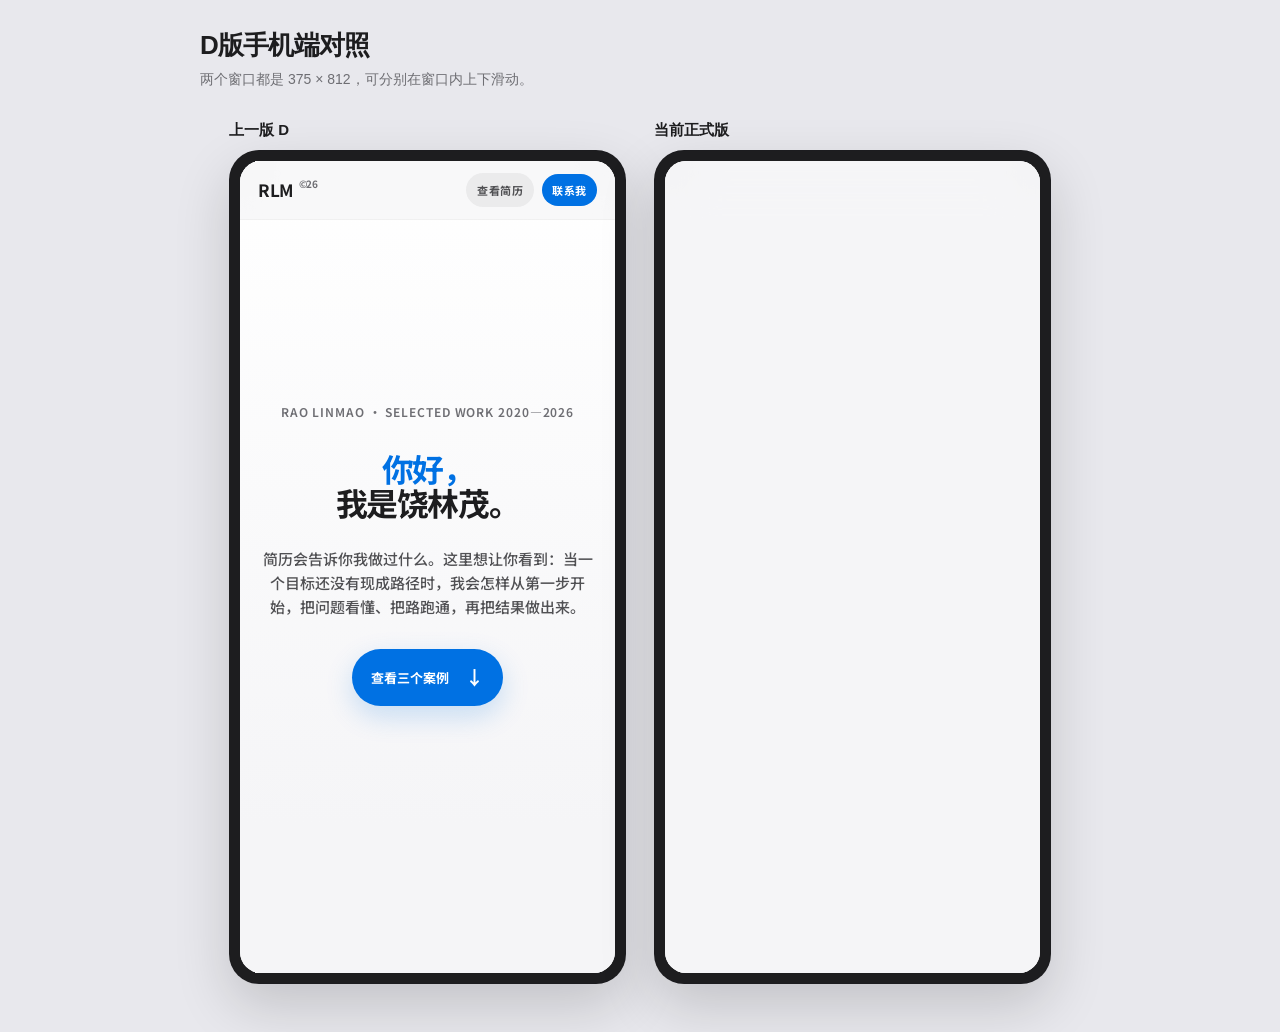
<file: mobile-compare.html>
<!doctype html>
<html lang="zh-CN">
<head>
  <meta charset="utf-8">
  <meta name="viewport" content="width=device-width, initial-scale=1">
  <title>D版手机端｜上一版与当前版对照</title>
  <style>
    * { box-sizing: border-box; }
    body {
      margin: 0;
      color: #1d1d1f;
      background: #e8e8ed;
      font-family: -apple-system, BlinkMacSystemFont, "PingFang SC", "Microsoft YaHei", sans-serif;
    }
    header { max-width: 920px; margin: 0 auto; padding: 28px 20px 16px; }
    h1 { margin: 0; font-size: 26px; letter-spacing: -.03em; }
    p { margin: 8px 0 0; color: #6e6e73; font-size: 14px; }
    main { display: flex; justify-content: center; gap: 28px; padding: 16px 20px 48px; }
    section { width: 397px; }
    h2 { margin: 0 0 10px; font-size: 15px; font-weight: 650; }
    .phone {
      width: 397px;
      padding: 10px;
      border: 1px solid rgba(29,29,31,.16);
      border-radius: 30px;
      background: #1d1d1f;
      box-shadow: 0 22px 55px rgba(0,0,0,.16);
    }
    iframe {
      display: block;
      width: 375px;
      height: 812px;
      border: 0;
      border-radius: 21px;
      background: #fff;
    }
    @media (max-width: 860px) {
      main { flex-direction: column; align-items: center; }
    }
  </style>
</head>
<body>
  <header>
    <h1>D版手机端对照</h1>
    <p>两个窗口都是 375 × 812，可分别在窗口内上下滑动。</p>
  </header>
  <main>
    <section>
      <h2>上一版 D</h2>
      <div class="phone"><iframe src="index.html?theme=apple" title="上一版D手机端"></iframe></div>
    </section>
    <section>
      <h2>当前正式版</h2>
      <div class="phone"><iframe src="index.html?theme=apple&amp;mode=production" title="当前正式版手机端"></iframe></div>
    </section>
  </main>
</body>
</html>
</file>
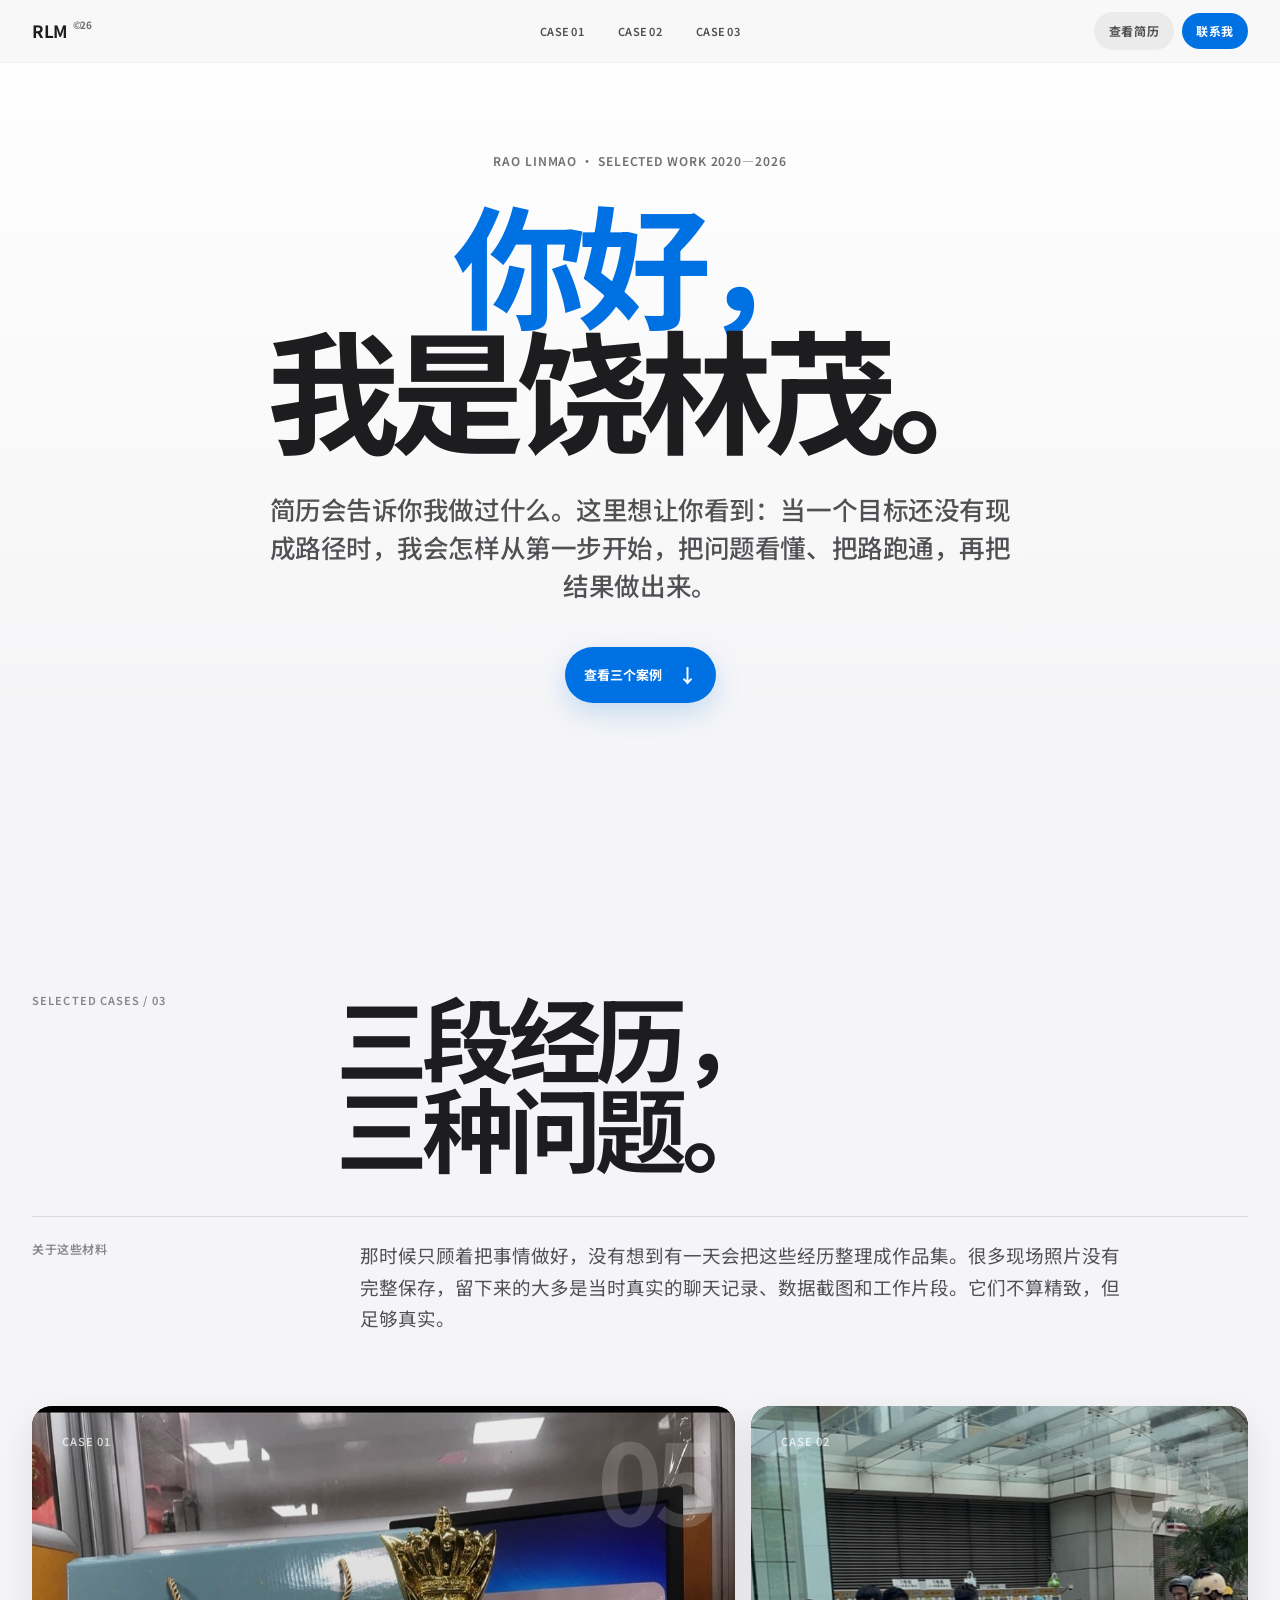
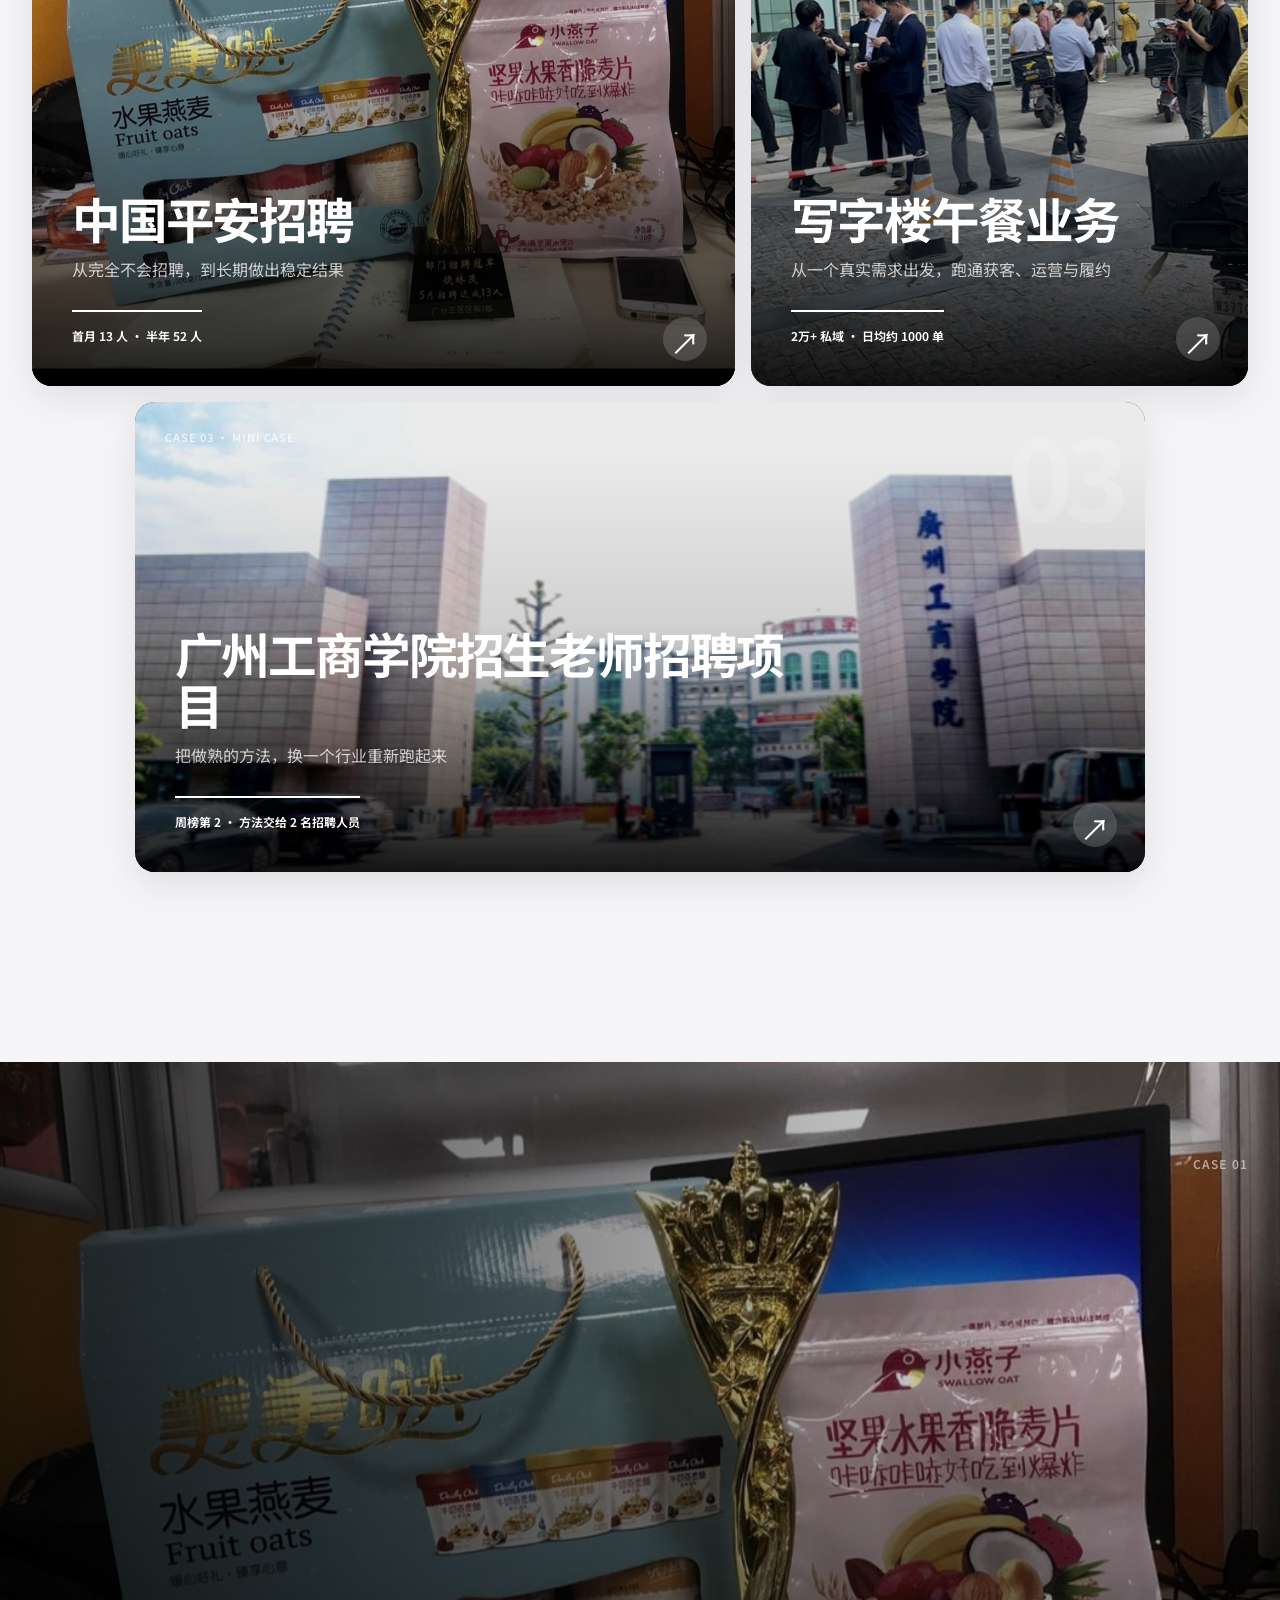
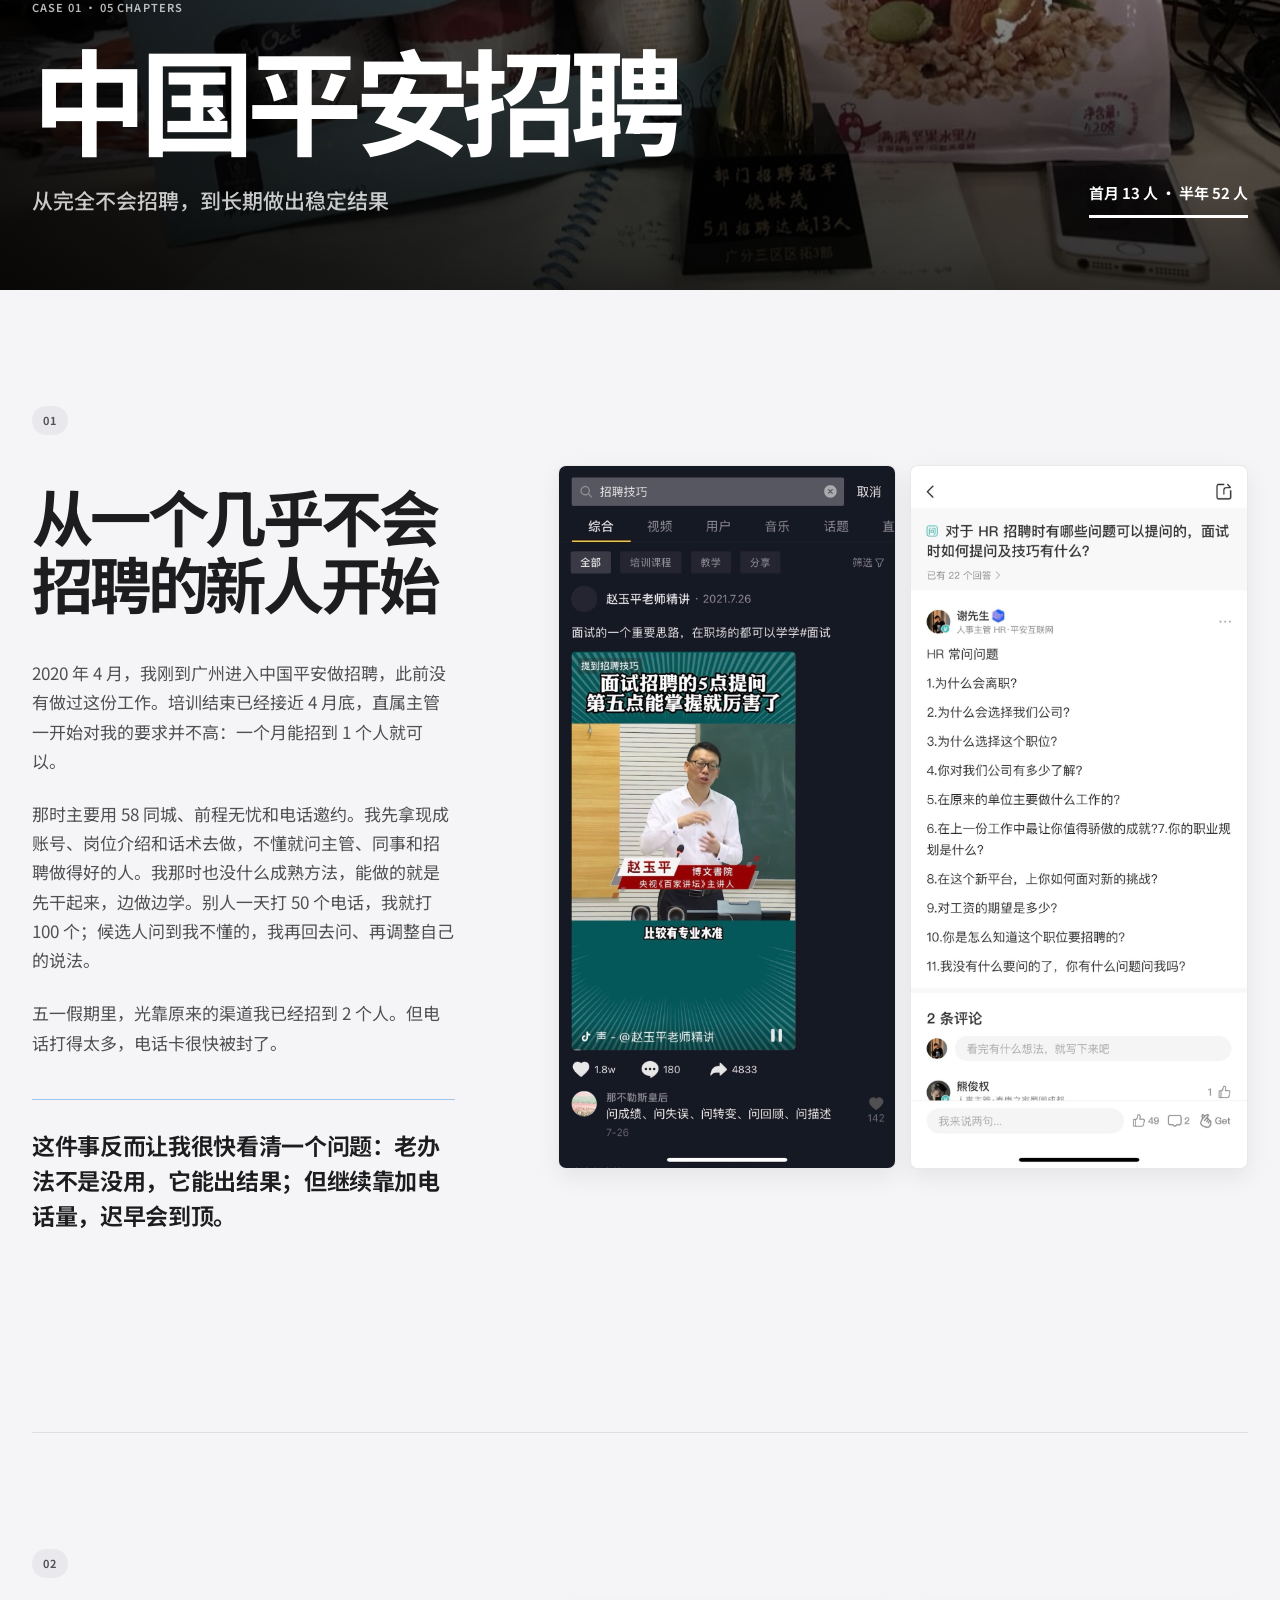
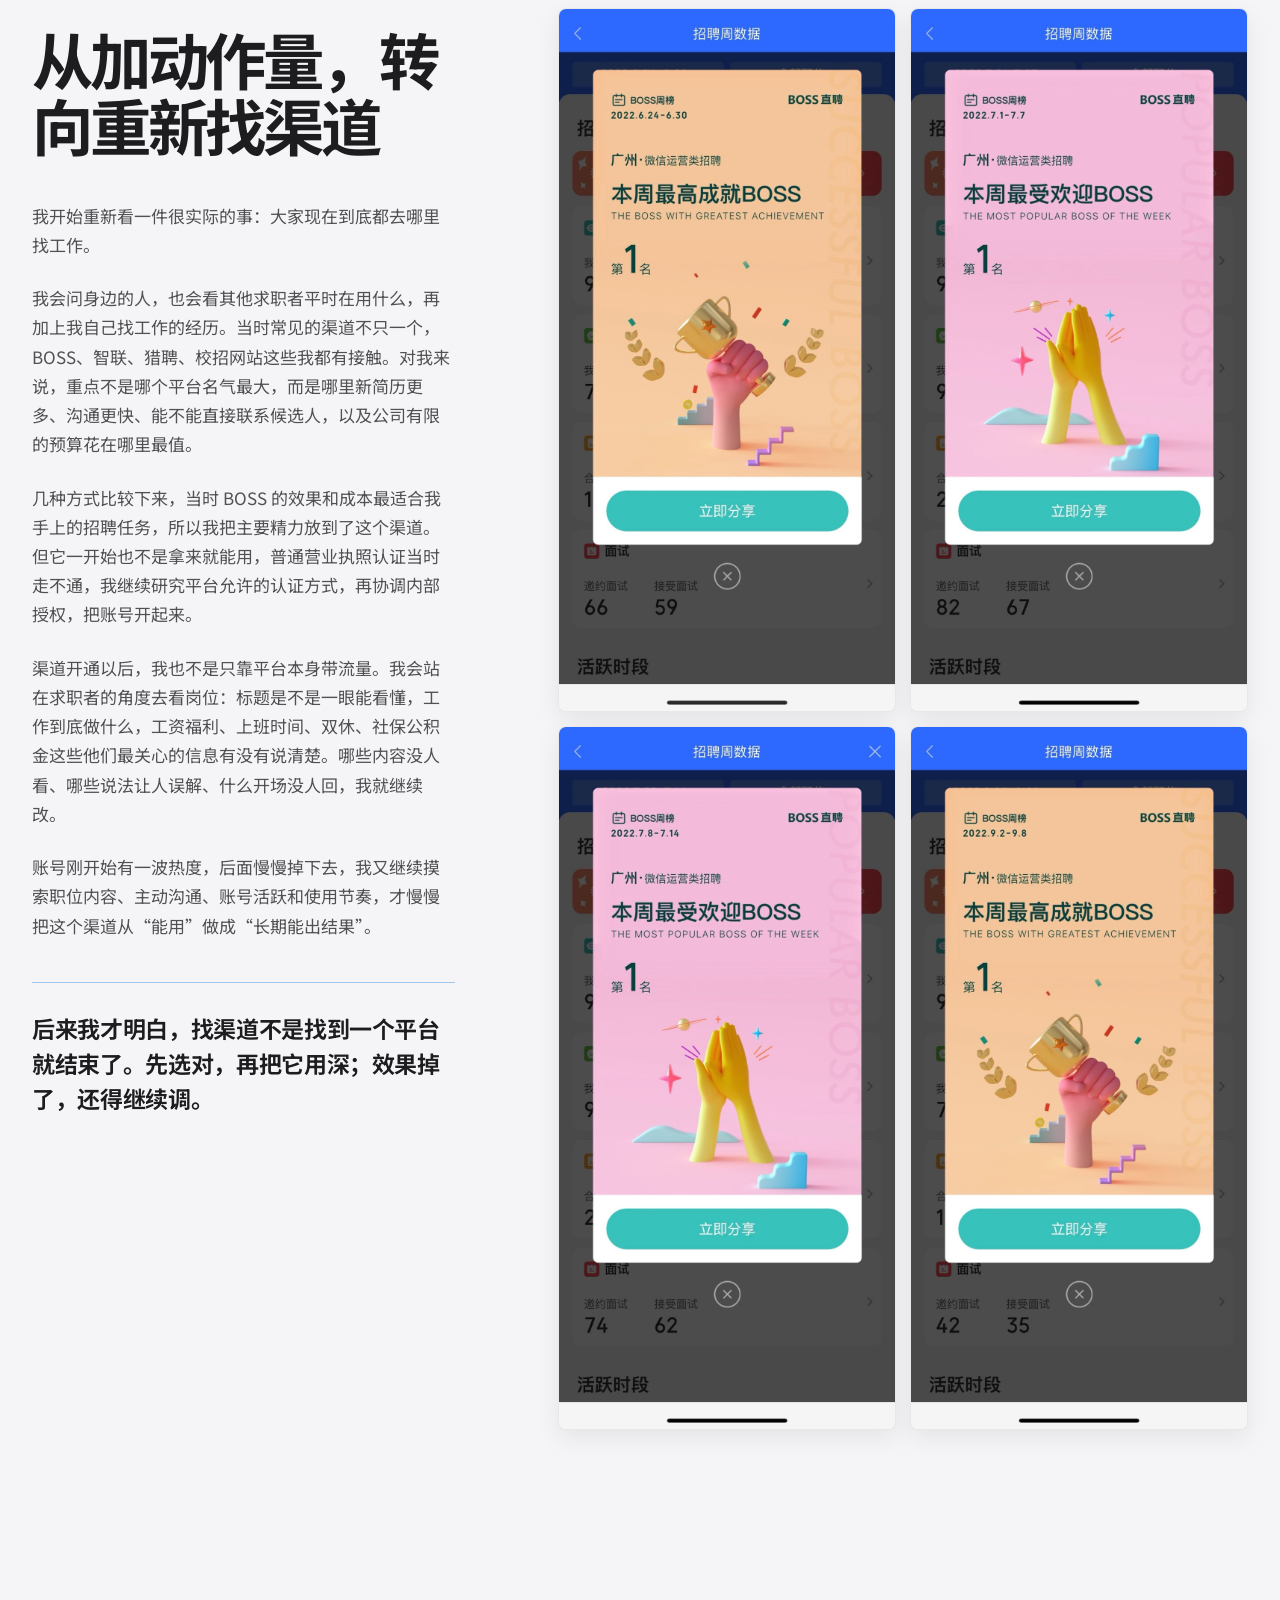
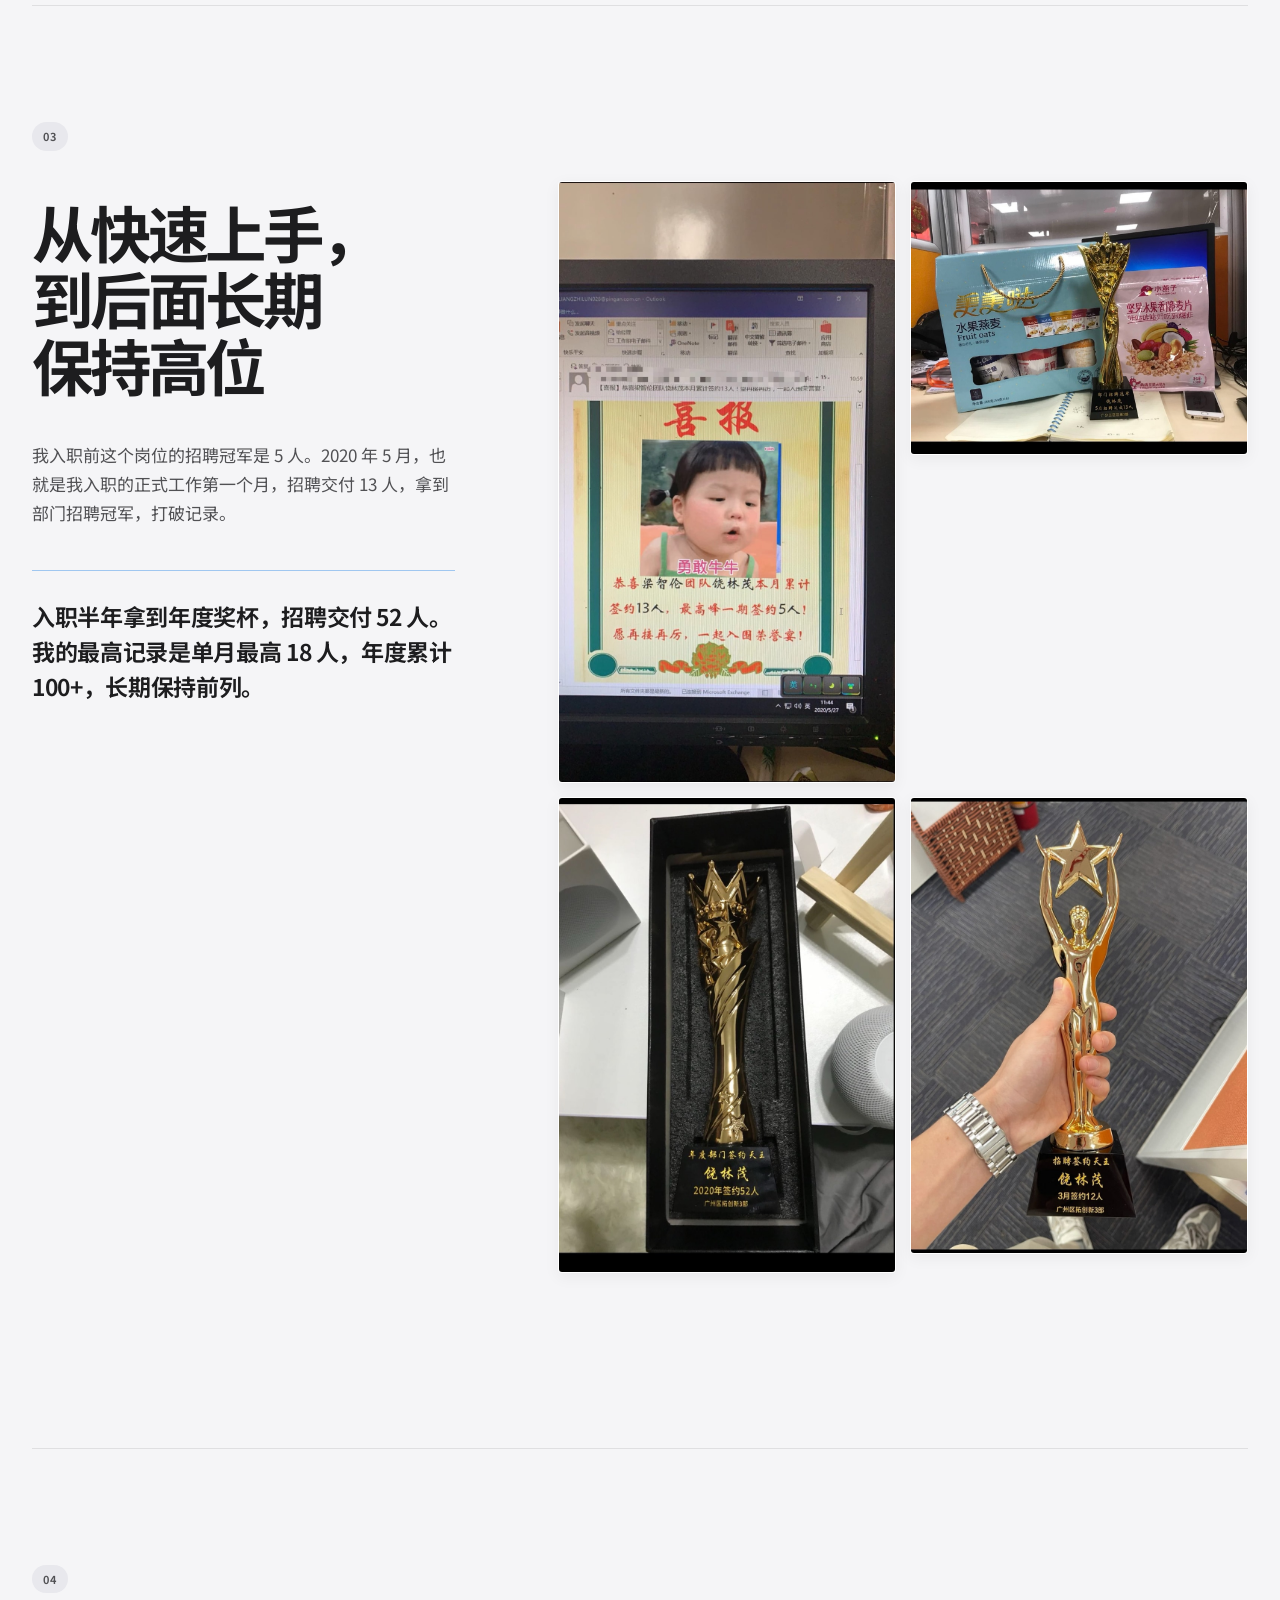
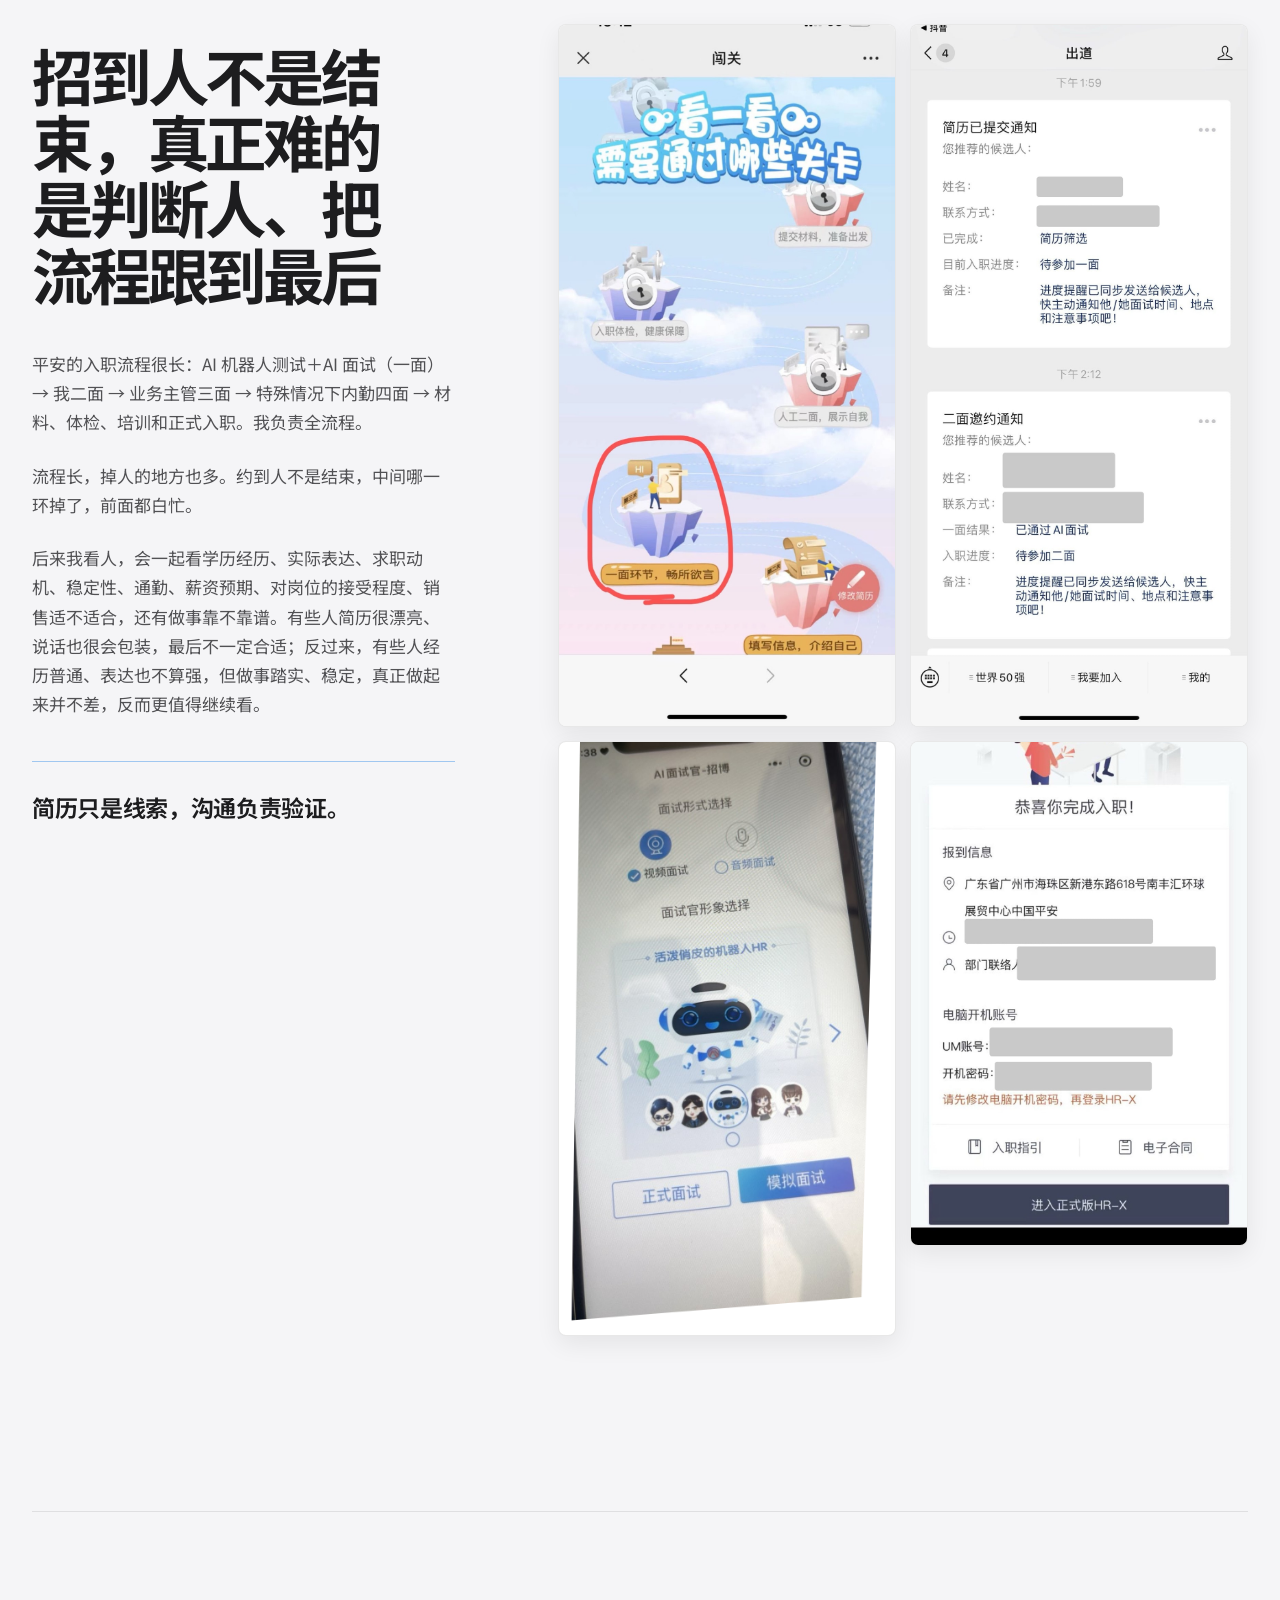
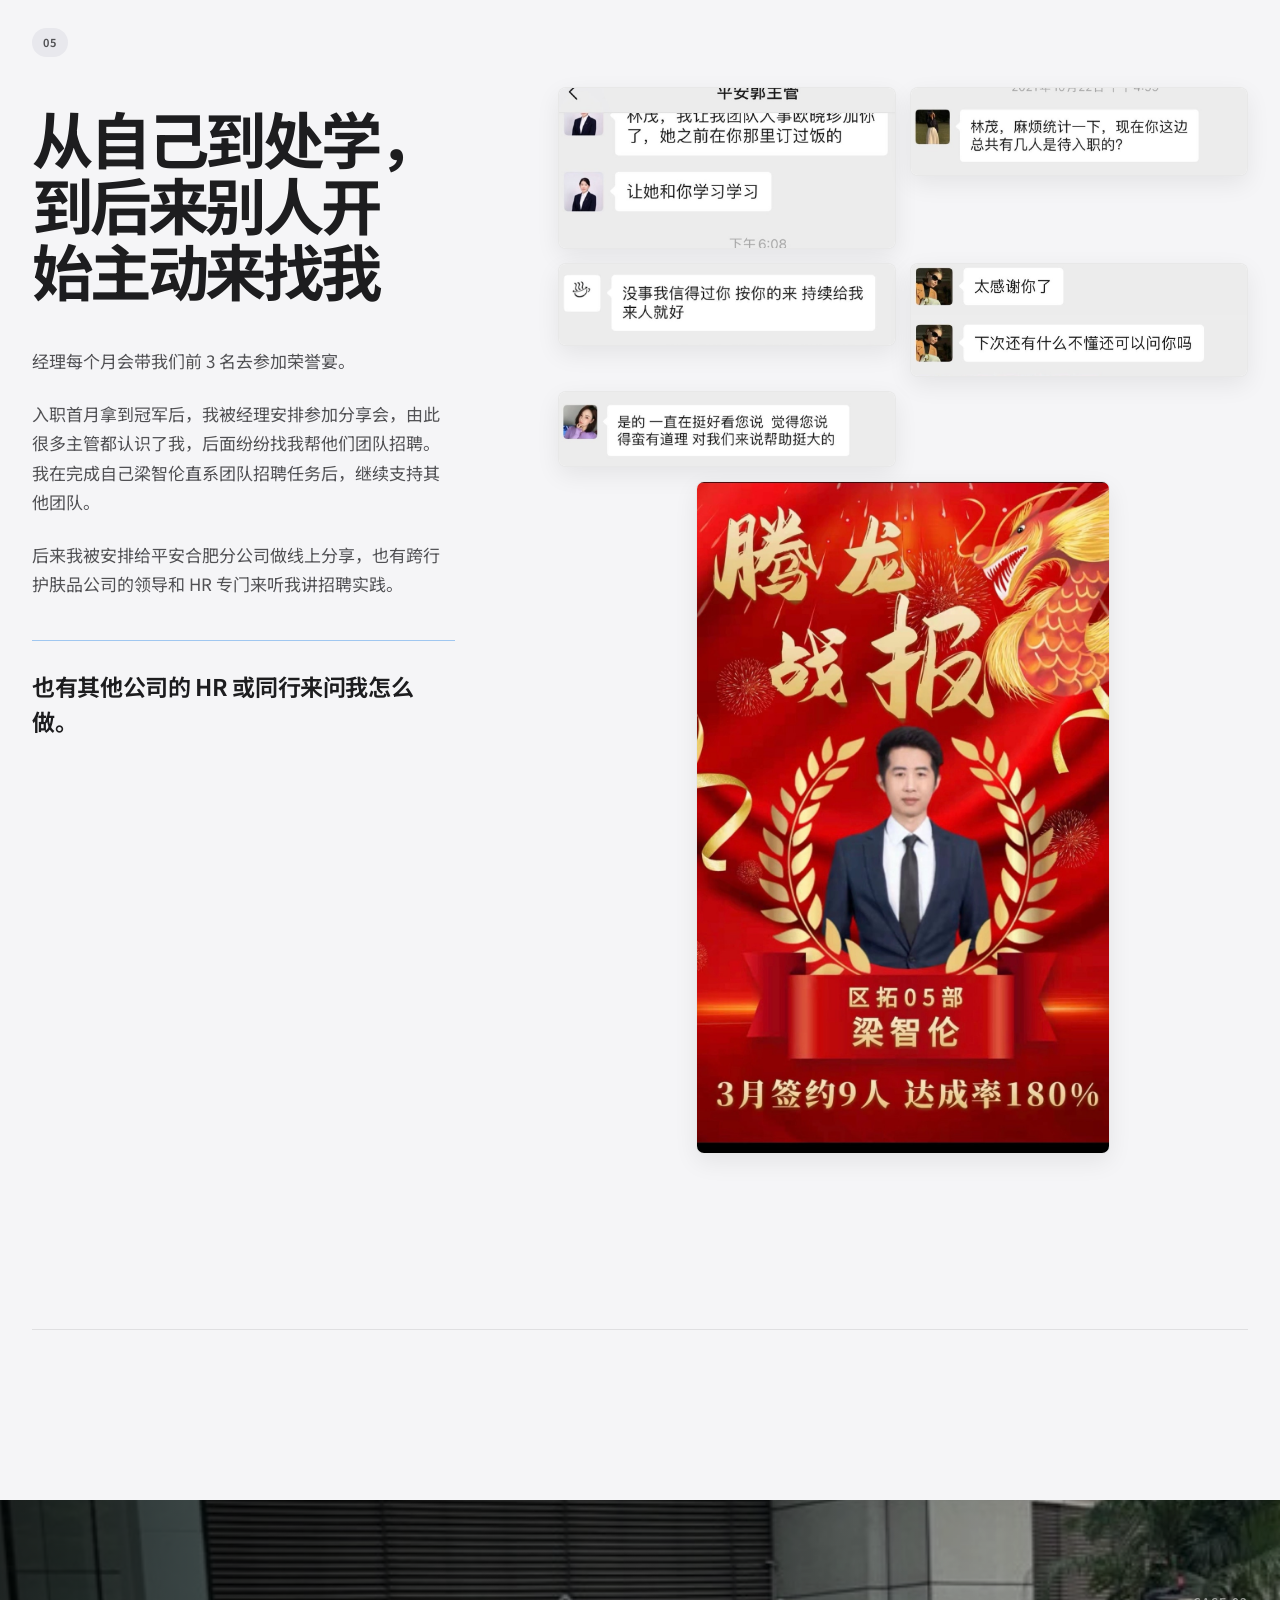
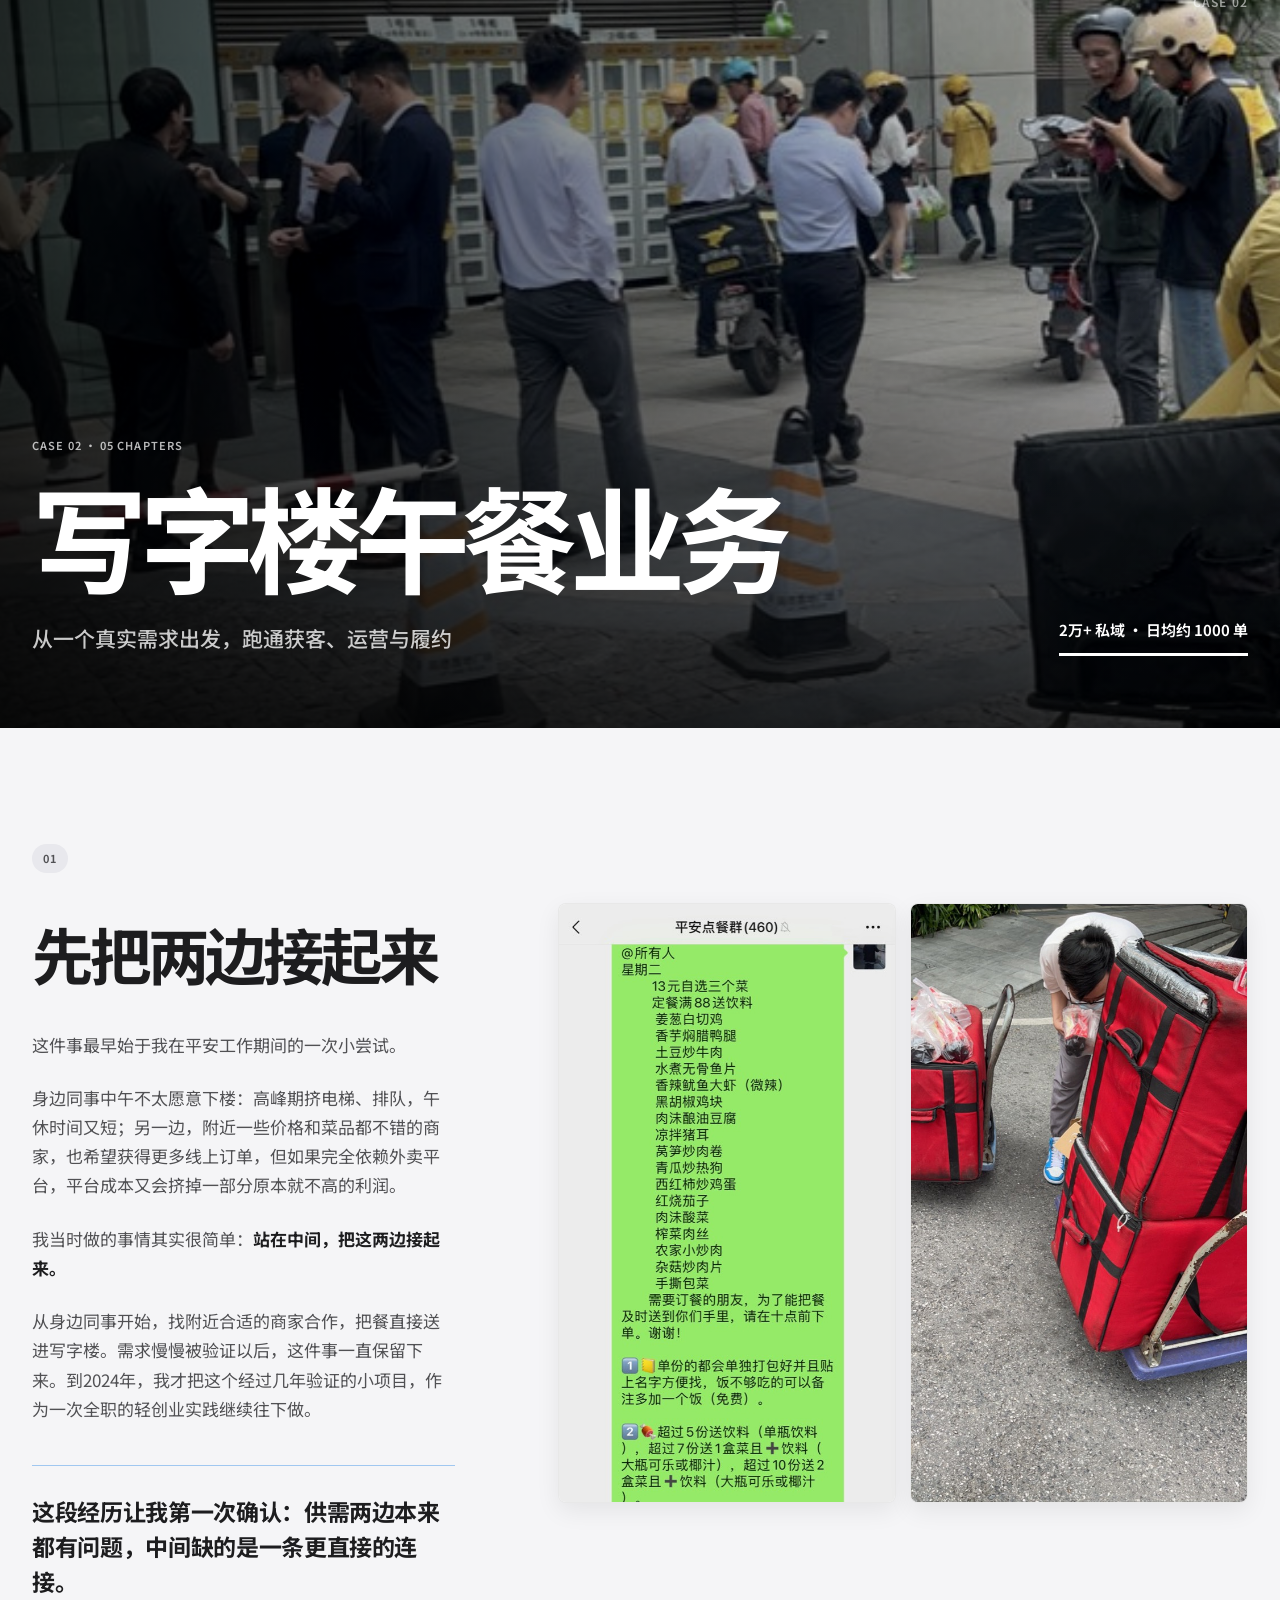
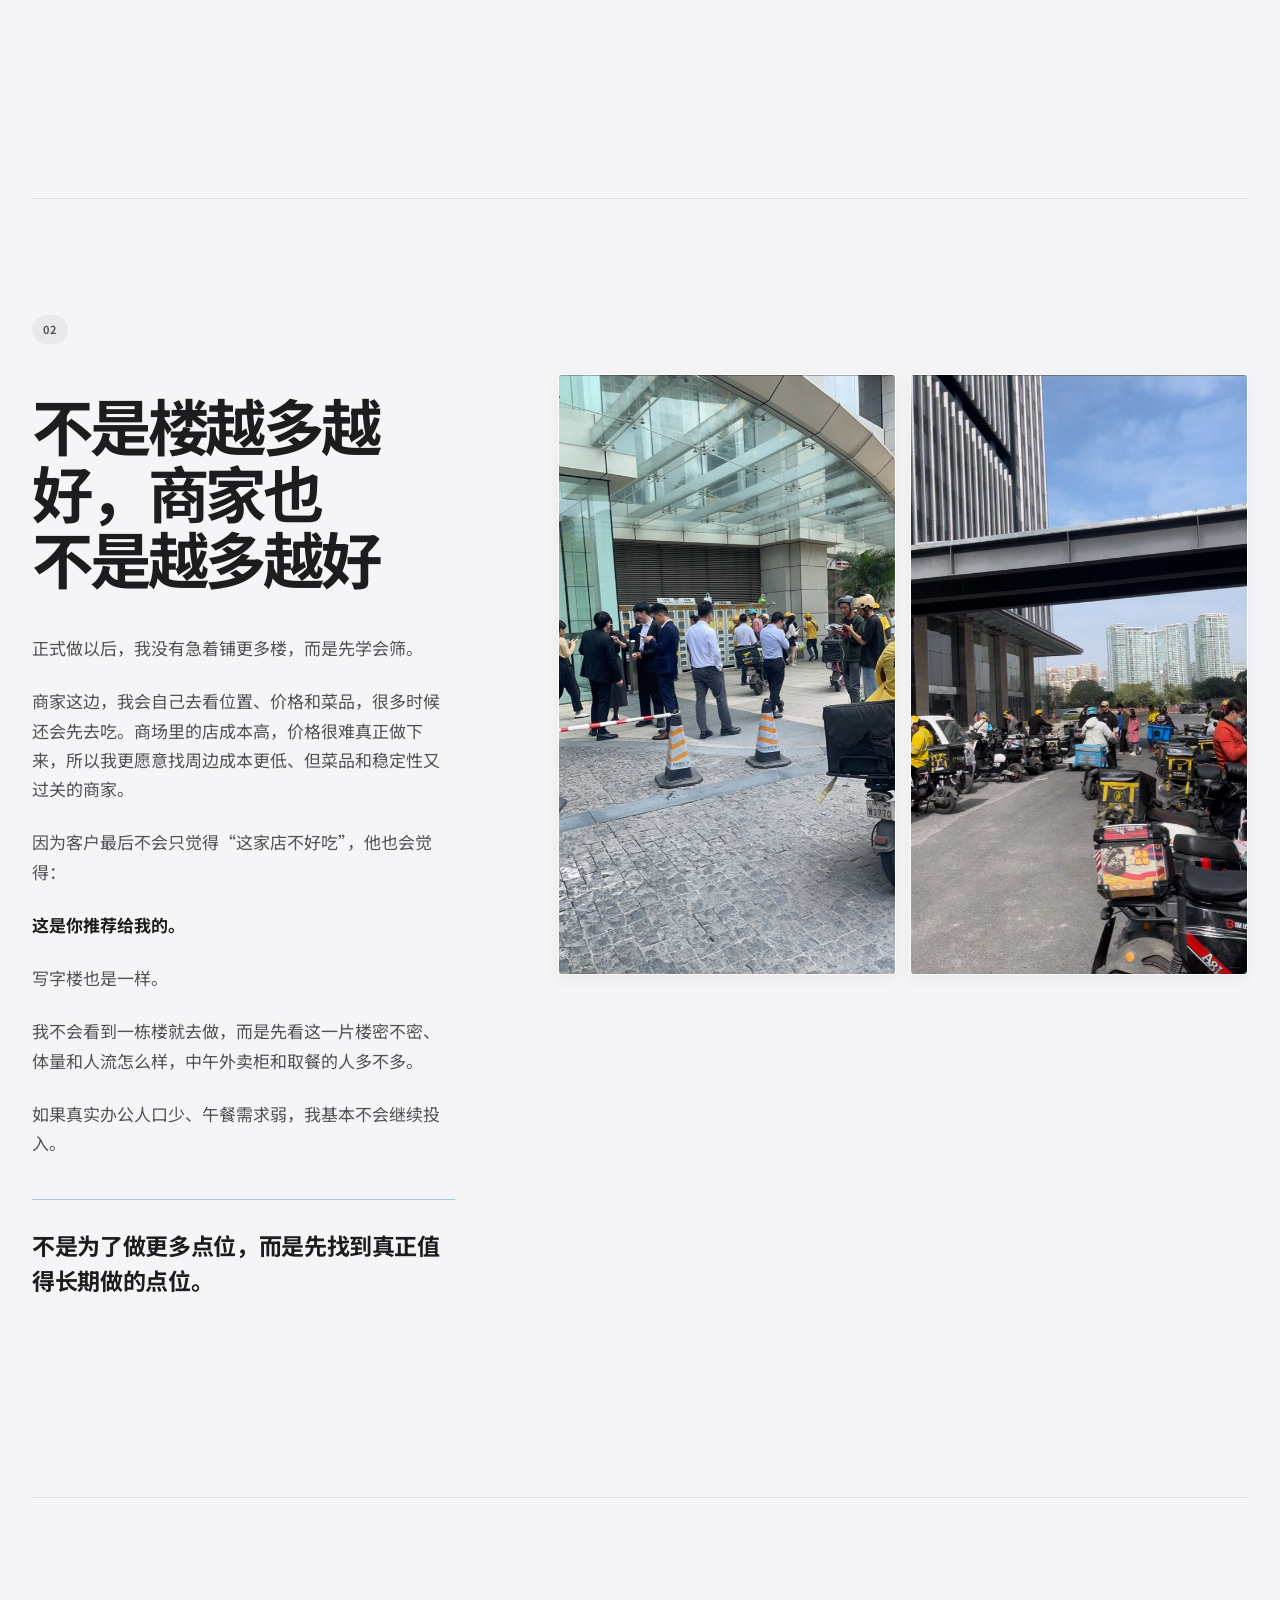
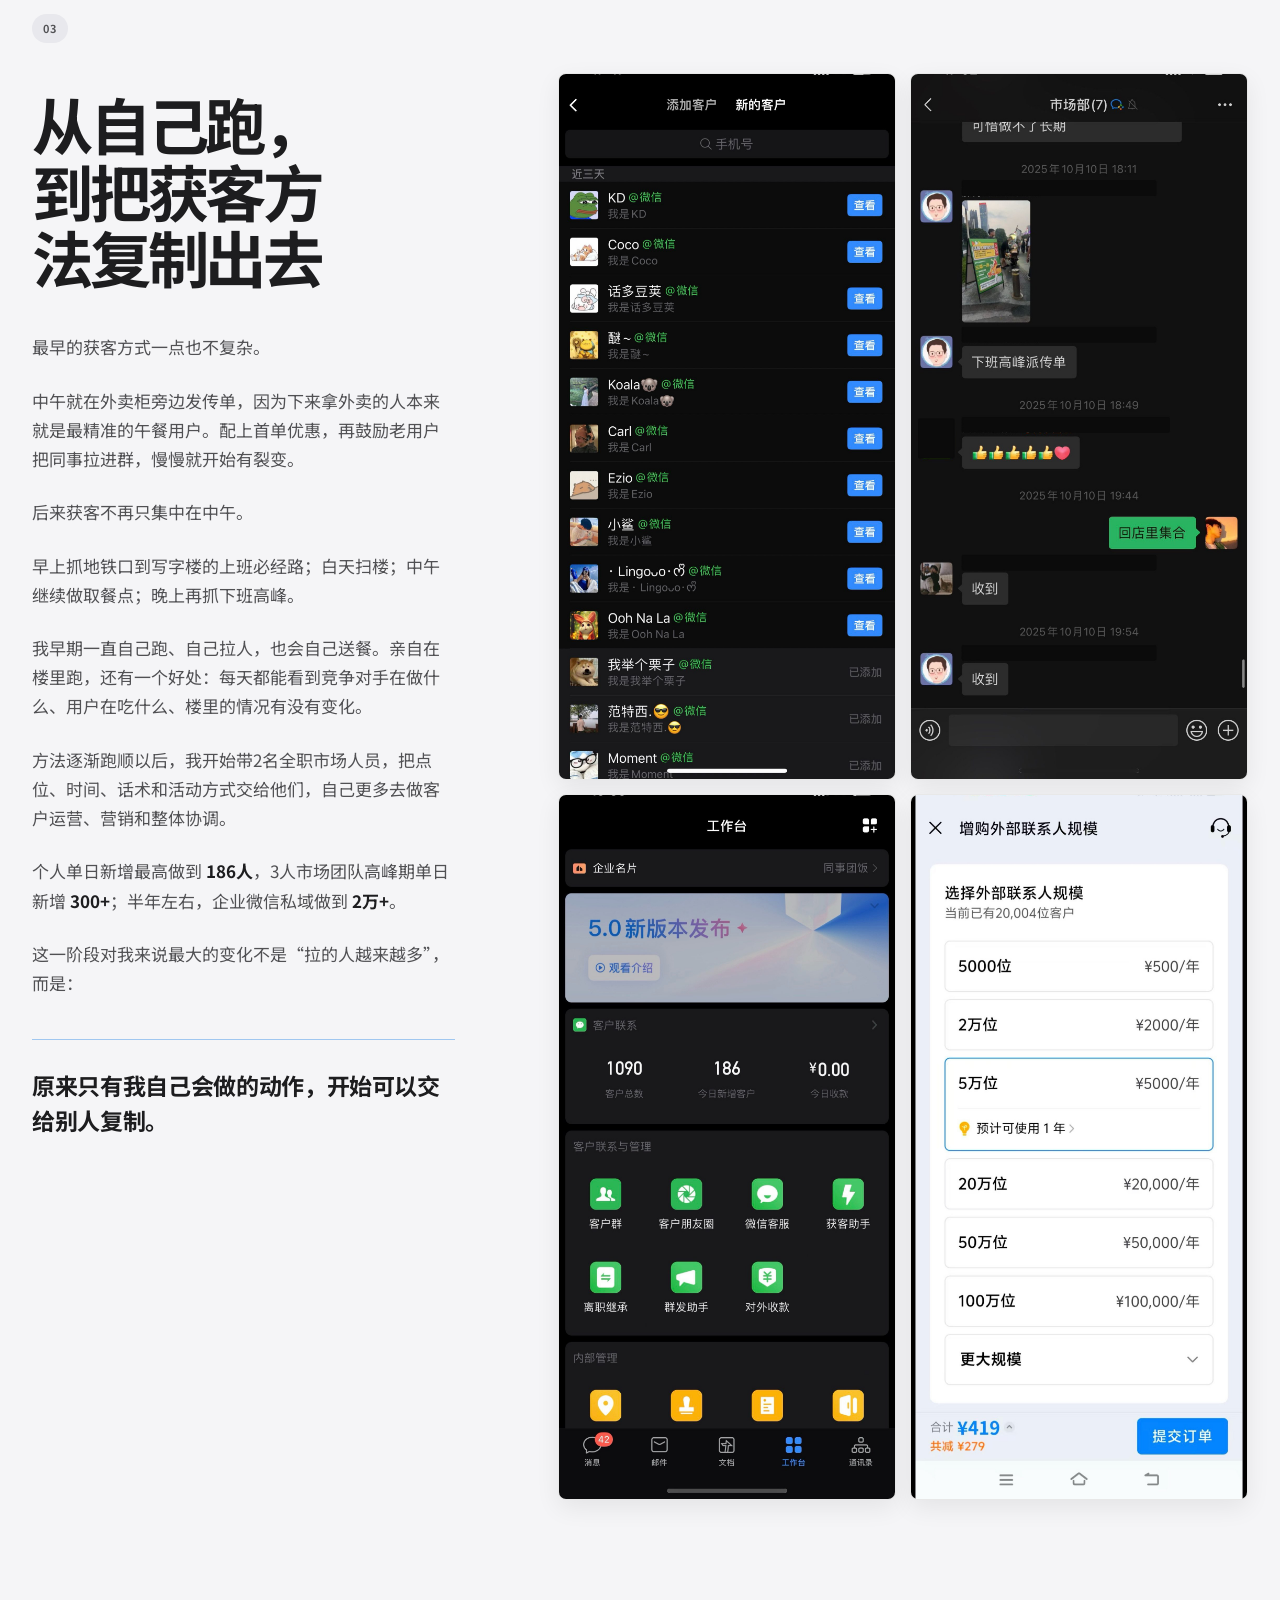
<file: portfolio.html>
<!doctype html>
<html lang="zh-CN">
<head>
  <meta charset="utf-8">
  <meta name="viewport" content="width=device-width, initial-scale=1">
  <meta name="robots" content="noindex">
  <title>正在进入饶林茂工作案例作品集</title>
  <script>
    location.replace(`index.html?theme=apple&mode=production${location.hash || ''}`);
  </script>
</head>
<body>
  <p><a href="index.html?theme=apple&mode=production">进入作品集</a></p>
</body>
</html>
</file>
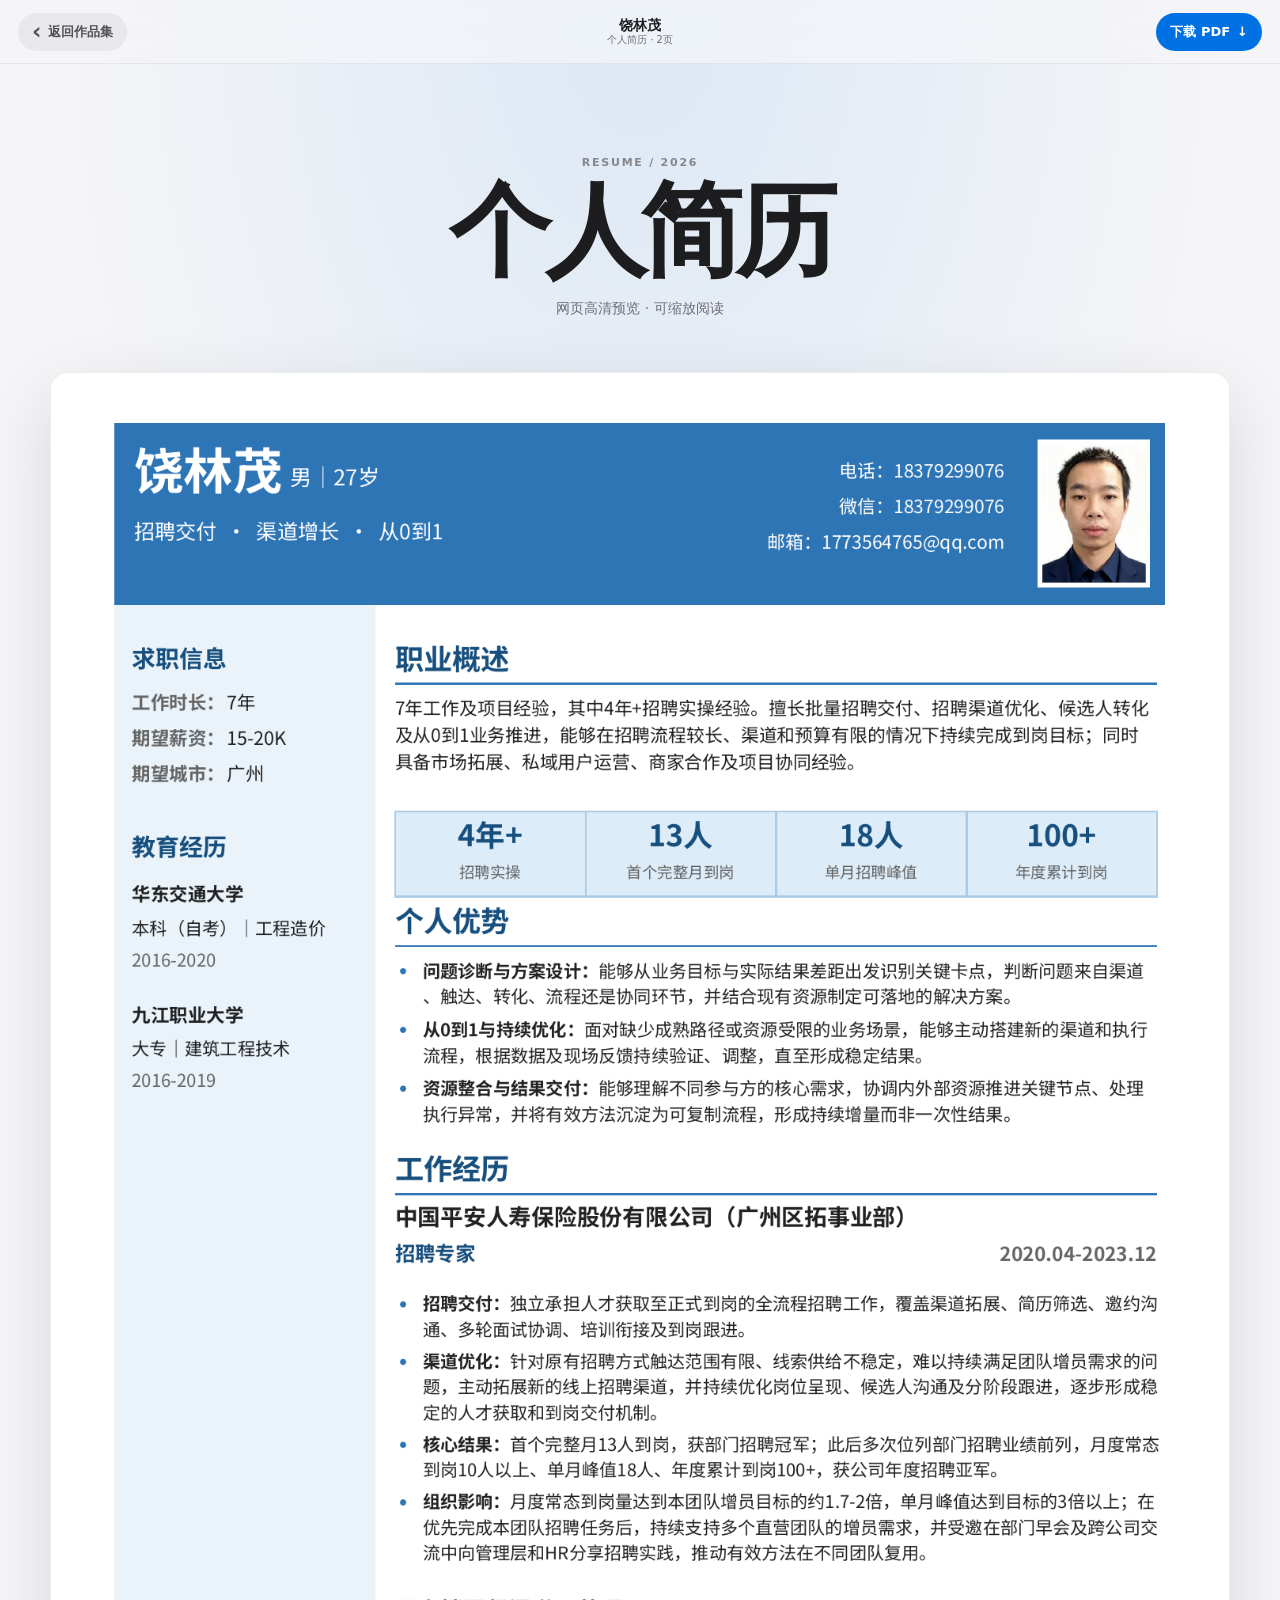
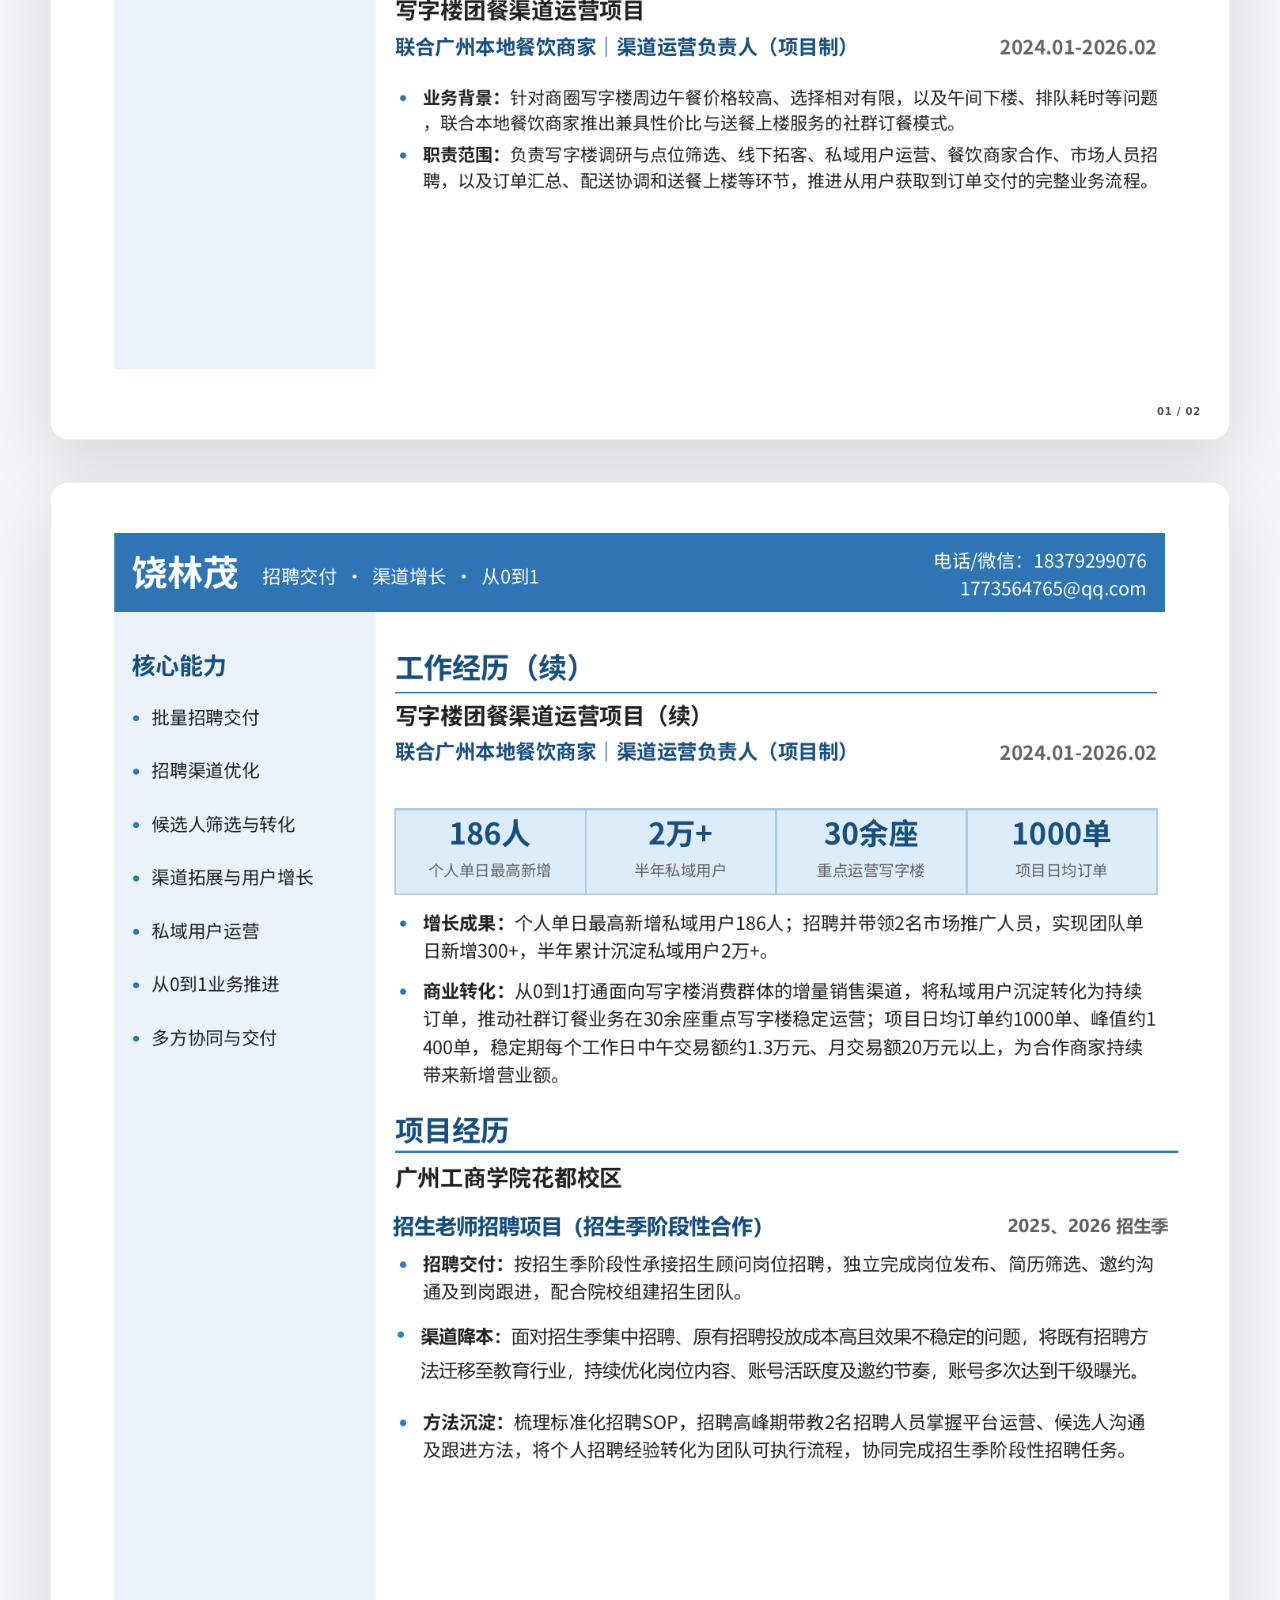
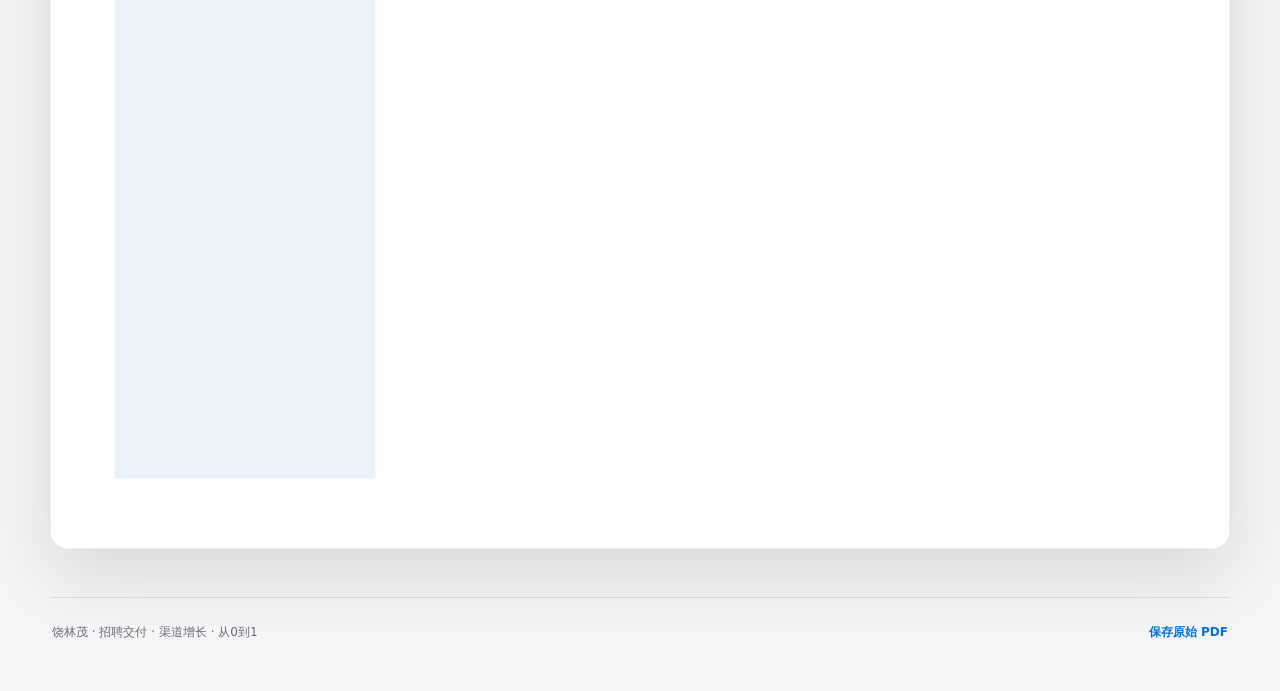
<file: resume.html>
<!doctype html>
<html lang="zh-CN">
<head>
  <meta charset="utf-8">
  <meta name="viewport" content="width=device-width, initial-scale=1">
  <meta name="description" content="饶林茂个人简历网页预览。">
  <title>饶林茂｜个人简历</title>
  <link rel="stylesheet" href="resume.css">
</head>
<body>
  <header class="resume-nav">
    <a class="back-link" href="index.html?theme=apple" data-back-link aria-label="返回作品集">
      <span aria-hidden="true">‹</span> 返回作品集
    </a>
    <div class="resume-title">
      <strong>饶林茂</strong>
      <span>个人简历 · 2页</span>
    </div>
    <a class="download-link" href="assets/docs/rao-linmao-resume.pdf" download="饶林茂-个人简历.pdf">
      下载 PDF <span aria-hidden="true">↓</span>
    </a>
  </header>

  <main class="resume-viewer">
    <section class="viewer-intro" aria-labelledby="resume-heading">
      <p>RESUME / 2026</p>
      <h1 id="resume-heading">个人简历</h1>
      <span>网页高清预览 · 可缩放阅读</span>
    </section>

    <div class="page-stack">
      <figure class="resume-page">
        <img src="assets/docs/resume-preview-1.png" alt="饶林茂个人简历第1页" loading="eager">
        <figcaption>01 / 02</figcaption>
      </figure>
      <figure class="resume-page">
        <img src="assets/docs/resume-preview-2.png" alt="饶林茂个人简历第2页" loading="lazy">
        <figcaption>02 / 02</figcaption>
      </figure>
    </div>

    <footer class="resume-footer">
      <span>饶林茂 · 招聘交付 · 渠道增长 · 从0到1</span>
      <a href="assets/docs/rao-linmao-resume.pdf" download="饶林茂-个人简历.pdf">保存原始 PDF</a>
    </footer>
  </main>

  <script>
    (() => {
      const allowed = new Set(['practical', 'cinematic', 'hyper', 'apple']);
      const params = new URLSearchParams(location.search);
      const requested = params.get('theme');
      const theme = allowed.has(requested) ? requested : 'apple';
      const production = params.get('mode') === 'production';
      document.querySelector('[data-back-link]').href = `index.html?theme=${encodeURIComponent(theme)}${production ? '&mode=production' : ''}`;
    })();
  </script>
</body>
</html>
</file>
<file: styles.css>
@import url('https://fonts.googleapis.com/css2?family=DM+Sans:wght@400;500;600;700&family=Noto+Sans+SC:wght@400;500;600;700;800;900&display=swap');

:root {
  --bg: #efefe9;
  --surface: #fafaf7;
  --surface-2: #e4e4dc;
  --ink: #181816;
  --muted: #686860;
  --line: rgba(24, 24, 22, .16);
  --accent: #165dff;
  --accent-2: #ff5c35;
  --max: 1320px;
  --body: 'DM Sans', 'Noto Sans SC', system-ui, sans-serif;
  --display: 'Noto Sans SC', system-ui, sans-serif;
  --radius: 22px;
  --ease: cubic-bezier(.16, 1, .3, 1);
}

* { box-sizing: border-box; }
.no-break { white-space: nowrap; }
html { scroll-behavior: smooth; background: var(--bg); }
body { margin: 0; color: var(--ink); background: var(--bg); font-family: var(--body); font-size: 17px; line-height: 1.75; overflow-x: hidden; }
a { color: inherit; text-decoration: none; }
button { color: inherit; font: inherit; }
img { display: block; width: 100%; height: auto; }
::selection { color: #fff; background: var(--accent); }

.noise,.aurora,#fx-canvas { position: fixed; inset: 0; pointer-events: none; }
.noise,.aurora,#fx-canvas { display: none; }
.scroll-progress { position: fixed; z-index: 100; top: 0; left: 0; right: 0; height: 3px; background: transparent; }
.scroll-progress span { display: block; width: 0; height: 100%; background: var(--accent); }

.design-lab {
  position: fixed;
  z-index: 120;
  right: 20px;
  bottom: 20px;
  width: 250px;
  padding: 12px;
  border: 1px solid rgba(255,255,255,.18);
  border-radius: 16px;
  color: #fff;
  background: rgba(11,11,12,.9);
  box-shadow: 0 20px 70px rgba(0,0,0,.28);
  backdrop-filter: blur(20px);
}
.lab-title { display: flex; align-items: baseline; justify-content: space-between; gap: 10px; margin-bottom: 9px; }
.lab-title b { font-size: 11px; letter-spacing: .16em; }
.lab-title span { color: rgba(255,255,255,.55); font-size: 10px; }
.theme-switch { display: grid; grid-template-columns: repeat(4, 1fr); gap: 6px; }
.theme-switch button,.sound-toggle {
  border: 1px solid rgba(255,255,255,.12);
  border-radius: 10px;
  background: rgba(255,255,255,.06);
  cursor: pointer;
  transition: .35s var(--ease);
}
.theme-switch button { display: grid; place-items: center; min-height: 52px; padding: 5px; }
.theme-switch button b { font-size: 15px; line-height: 1; }
.theme-switch button span { color: rgba(255,255,255,.58); font-size: 10px; }
.theme-switch button:hover,.theme-switch button[aria-pressed="true"] { border-color: currentColor; background: var(--accent); transform: translateY(-2px); }
.theme-switch button[aria-pressed="true"] span { color: #fff; }
.sound-toggle { display: none; align-items: center; justify-content: center; gap: 8px; width: 100%; margin-top: 7px; padding: 7px 10px; font-size: 11px; }
html:not([data-theme="practical"]) .sound-toggle { display: flex; }
.sound-toggle[aria-pressed="true"] { background: rgba(255,255,255,.18); }

.site-nav {
  position: fixed;
  z-index: 90;
  top: 0;
  left: 0;
  right: 0;
  display: grid;
  grid-template-columns: 180px 1fr 180px;
  align-items: center;
  height: 70px;
  padding: 0 32px;
  border-bottom: 1px solid var(--line);
  background: color-mix(in srgb, var(--bg) 88%, transparent);
  backdrop-filter: blur(20px);
}
.brand { font-weight: 900; letter-spacing: -.04em; }
.brand span { margin-left: 5px; color: var(--muted); font-size: 10px; vertical-align: top; }
.site-nav nav { display: flex; justify-content: center; gap: 28px; }
.site-nav nav a,.nav-contact,.nav-resume,.read-toggle { font-size: 12px; font-weight: 700; letter-spacing: .05em; }
.nav-actions { justify-self: end; display: flex; align-items: center; gap: 8px; }
.nav-contact,.nav-resume,.read-toggle { padding: 8px 14px; border: 1px solid var(--line); border-radius: 999px; background: transparent; cursor: pointer; }

.hero {
  position: relative;
  display: flex;
  flex-direction: column;
  justify-content: flex-end;
  min-height: 100svh;
  padding: 140px max(32px, calc((100vw - var(--max)) / 2)) 72px;
  overflow: hidden;
}
.hero-eyebrow,.section-heading>p,.case-kicker,.closing-label { margin: 0 0 24px; color: var(--muted); font-size: 11px; font-weight: 800; letter-spacing: .18em; }
.hero h1 { position: relative; z-index: 2; max-width: 1000px; margin: 0; font-family: var(--display); font-size: clamp(68px, 10vw, 152px); font-weight: 900; letter-spacing: -.075em; line-height: .91; }
.hero h1 .hero-greeting { color: var(--accent); }
.hero h1 .hero-name-line,
.hero h1 .hero-name { color: inherit; }
.hero-lead { position: relative; z-index: 2; max-width: 720px; margin: 42px 0 0 auto; font-size: clamp(18px, 2vw, 27px); font-weight: 500; line-height: 1.6; }
.hero-cta { position: relative; z-index: 2; align-self: flex-start; display: flex; align-items: center; gap: 50px; margin-top: 48px; padding: 14px 18px; border: 1px solid var(--line); border-radius: 999px; font-size: 13px; font-weight: 700; }
.hero-cta span { font-size: 19px; }
.hero-ghost,.hero-orbit,.hero-side-note { display: none; }

.case-index { max-width: var(--max); margin: 0 auto; padding: 150px 32px 180px; }
.section-heading { display: grid; grid-template-columns: .5fr 1.5fr; align-items: end; margin-bottom: 76px; }
.section-heading h2 { margin: 0; font-size: clamp(48px, 7vw, 94px); letter-spacing: -.06em; line-height: .96; }
.case-card-grid { display: grid; grid-template-columns: repeat(12, 1fr); gap: 16px; }
.case-card {
  position: relative;
  display: flex;
  min-height: 430px;
  flex-direction: column;
  justify-content: flex-end;
  padding: 30px;
  border: 1px solid var(--line);
  border-radius: var(--radius);
  background: var(--surface);
  overflow: hidden;
  transition: transform .55s var(--ease), box-shadow .55s var(--ease), border-color .4s;
}
.card-media { position: absolute; inset: 0; background: var(--card-image) center/cover no-repeat; opacity: 0; transform: scale(1.12); transition: opacity .65s var(--ease), transform 1s var(--ease), clip-path .8s var(--ease); }
.case-card:hover { transform: translateY(-8px); box-shadow: 0 24px 60px rgba(0,0,0,.12); }
.case-card-pingan { grid-column: span 7; }
.case-card-lunch { grid-column: span 5; }
.case-card-college { grid-column: 5 / span 5; min-height: 350px; }
.card-index { position: absolute; top: 26px; left: 30px; color: var(--muted); font-size: 11px; font-weight: 800; letter-spacing: .14em; }
.card-count { position: absolute; top: 15px; right: 24px; color: var(--surface-2); font-size: 100px; font-weight: 900; letter-spacing: -.08em; line-height: 1; }
.card-title { position: relative; font-size: clamp(28px, 3.2vw, 50px); font-weight: 800; letter-spacing: -.05em; line-height: 1.05; }
.card-subtitle { position: relative; max-width: 420px; margin-top: 13px; color: var(--muted); font-size: 15px; line-height: 1.55; }
.card-proof { position: relative; align-self: flex-start; margin-top: 28px; padding-top: 14px; border-top: 2px solid var(--accent); font-size: 12px; font-weight: 800; }
.card-arrow { position: absolute; right: 28px; bottom: 25px; font-size: 30px; }

.case-shell { --case-accent: var(--accent); --cover-image: none; }
.case-pingan { --case-accent: #165dff; --cover-image: url('assets/pingan/g3-award-37.jpg'); }
.case-lunch { --case-accent: #e95c2a; --cover-image: url('assets/lunch/g2-building-observation-a.jpg'); }
.case-college { --case-accent: #08a77a; --cover-image: url('assets/college/campus.jpg'); }
.case-cover {
  position: relative;
  display: grid;
  grid-template-columns: 1.35fr .65fr;
  align-content: end;
  min-height: 72svh;
  padding: 100px max(32px, calc((100vw - var(--max)) / 2)) 72px;
  border-top: 1px solid var(--line);
  border-bottom: 1px solid var(--line);
  background: var(--surface-2);
  overflow: hidden;
}
.case-cover-index { position: absolute; top: 90px; right: max(32px, calc((100vw - var(--max)) / 2)); color: color-mix(in srgb, var(--case-accent) 18%, transparent); font-size: clamp(90px, 15vw, 220px); font-weight: 900; letter-spacing: -.08em; line-height: 1; }
.case-cover-copy { position: relative; z-index: 2; max-width: 900px; }
.case-kicker { color: var(--case-accent); }
.case-cover h2 { margin: 0; font-size: clamp(56px, 8vw, 120px); letter-spacing: -.07em; line-height: .98; }
.case-cover-copy>p:last-child { max-width: 680px; margin: 28px 0 0; color: var(--muted); font-size: 21px; }
.case-cover-proof { position: relative; z-index: 2; align-self: end; justify-self: end; margin: 0; padding: 10px 0; border-bottom: 3px solid var(--case-accent); font-size: 15px; font-weight: 800; }
.case-start { position: absolute; z-index: 3; left: max(32px, calc((100vw - var(--max)) / 2)); bottom: 26px; display: none; }

.case-chapters { max-width: var(--max); margin: 0 auto; padding: 0 32px 140px; }
.chapter {
  position: relative;
  display: grid;
  grid-template-columns: minmax(0, .84fr) minmax(0, 1.16fr);
  gap: clamp(48px, 7vw, 110px);
  padding: 150px 0;
  border-bottom: 1px solid var(--line);
}
.chapter-mark { position: absolute; top: 100px; left: 0; color: var(--case-accent); font-size: 12px; font-weight: 900; letter-spacing: .12em; }
.chapter-case { display: none; }
.story-copy { padding-top: 24px; }
.story-copy h1,.story-copy h2 { margin: 0 0 40px; font-size: clamp(38px, 4.6vw, 66px); letter-spacing: -.055em; line-height: 1.12; }
.story-copy p { margin: 0 0 22px; color: color-mix(in srgb, var(--ink) 82%, transparent); }
.story-copy strong { color: var(--ink); font-weight: 800; }
.story-copy blockquote { margin: 38px 0; padding: 24px 0 24px 26px; border-left: 4px solid var(--case-accent); color: var(--ink); font-size: 23px; font-weight: 600; line-height: 1.5; }
.story-copy .key-line { position: relative; margin-top: 34px; padding: 22px 24px; border-left: 4px solid var(--case-accent); color: var(--ink); background: color-mix(in srgb, var(--case-accent) 7%, transparent); font-size: 1.08em; font-weight: 650; }
.story-copy blockquote.key-line { margin: 38px 0; }
.evidence { align-self: start; margin: 0; padding: 0; }
.evidence-pair,.learning-pair,.rank-grid,.award-grid,.process-pair,.evidence-grid { display: grid; grid-template-columns: repeat(2, minmax(0, 1fr)); gap: 14px; }
.evidence-stack,.evidence-chats { display: grid; gap: 14px; }
.chat-column { display: grid; grid-template-columns: repeat(2, minmax(0, 1fr)); gap: 14px; }
.evidence img { border-radius: 14px; background: var(--surface-2); box-shadow: 0 6px 25px rgba(0,0,0,.08); }
.evidence img[role="button"] { cursor: zoom-in; }
.evidence-item { margin: 0; }
.evidence-item figcaption { margin-top: 10px; color: var(--muted); font-size: 12px; line-height: 1.5; }
.process-pair-lower,.evidence-operations-pair { margin-top: 14px; }
.mentor-report { max-width: 60%; margin: 0 auto; }

.closing { position: relative; min-height: 100svh; padding: 150px max(32px, calc((100vw - var(--max)) / 2)) 48px; background: var(--ink); color: var(--bg); overflow: hidden; }
.closing-label { color: color-mix(in srgb, var(--bg) 50%, transparent); }
.closing-copy { display: grid; grid-template-columns: 1fr 1fr; gap: 50px; max-width: 1050px; margin: 12vh 0; }
.closing-copy p { margin: 0; font-size: clamp(21px, 2.4vw, 33px); line-height: 1.5; }
.closing blockquote { max-width: 1100px; margin: 0; font-size: clamp(40px, 6.5vw, 90px); font-weight: 500; letter-spacing: -.055em; line-height: 1.13; }
.closing blockquote strong { color: var(--accent-2); }
.contact-row { position: absolute; left: max(32px, calc((100vw - var(--max)) / 2)); right: max(32px, calc((100vw - var(--max)) / 2)); bottom: 35px; display: flex; justify-content: space-between; padding-top: 20px; border-top: 1px solid rgba(255,255,255,.18); font-size: 12px; }
.contact-row>span:last-child { display: flex; gap: 20px; }
.contact-row button { padding: 0; border: 0; color: inherit; background: transparent; cursor: pointer; }

.reader-panel { position: fixed; z-index: 145; top: 82px; right: 24px; width: min(430px, calc(100vw - 32px)); padding: 20px; border: 1px solid var(--line); border-radius: 18px; color: var(--ink); background: color-mix(in srgb, var(--bg) 92%, transparent); box-shadow: 0 24px 80px rgba(0,0,0,.22); backdrop-filter: blur(24px); }
.reader-panel[hidden] { display: none; }
.reader-head { display: flex; align-items: center; justify-content: space-between; }
.reader-head b { font-size: 15px; }
.reader-head button { border: 0; background: transparent; cursor: pointer; font-size: 22px; }
.reader-status { min-height: 48px; margin: 15px 0; color: var(--muted); font-size: 13px; line-height: 1.6; }
.reader-controls { display: flex; flex-wrap: wrap; gap: 8px; }
.reader-controls button,.reader-controls label { padding: 8px 11px; border: 1px solid var(--line); border-radius: 10px; background: var(--surface); font-size: 11px; }
.reader-controls button { cursor: pointer; }
.reader-controls button:disabled { opacity: .4; cursor: default; }
.reader-controls select { border: 0; color: inherit; background: transparent; }
.reader-panel small { display: block; margin-top: 12px; color: var(--muted); font-size: 10px; }
.chapter.is-reading { outline: 2px solid color-mix(in srgb, var(--case-accent) 55%, transparent); outline-offset: 8px; }

dialog { color: inherit; }
dialog::backdrop { background: rgba(0,0,0,.74); backdrop-filter: blur(12px); }
.dialog-close { position: absolute; z-index: 2; top: 18px; right: 20px; width: 38px; height: 38px; border: 1px solid currentColor; border-radius: 50%; color: inherit; background: transparent; cursor: pointer; }
.contact-dialog { width: min(900px, calc(100vw - 32px)); padding: clamp(30px, 6vw, 76px); border: 1px solid rgba(255,255,255,.22); border-radius: 28px; color: #f7f2e8; background: #11100e; box-shadow: 0 40px 140px rgba(0,0,0,.55); }
.contact-dialog .dialog-kicker { color: #ff6a3d; font-size: 11px; font-weight: 800; letter-spacing: .2em; }
.contact-dialog h2 { margin: 18px 0 28px; font-size: clamp(34px, 6vw, 70px); line-height: 1.05; letter-spacing: -.055em; }
.contact-dialog blockquote { margin: 0 0 34px; padding-left: 20px; border-left: 3px solid #ff6a3d; color: #bbb2a4; font-size: clamp(18px, 2vw, 25px); }
.contact-dialog blockquote strong { color: #fff; }
.contact-card { display: grid; grid-template-columns: 130px 1fr; align-items: center; gap: 24px; padding: 22px; border: 1px solid rgba(255,255,255,.15); border-radius: 18px; background: rgba(255,255,255,.05); }
.qr-placeholder { display: grid; width: 130px; aspect-ratio: 1; place-items: center; border: 1px dashed rgba(255,255,255,.35); color: rgba(255,255,255,.5); text-align: center; font-size: 11px; letter-spacing: .15em; }
.contact-card b { font-size: 18px; }
.contact-card p { margin: 8px 0 0; color: #a79f93; font-size: 13px; line-height: 1.7; }
.contact-to-ending { display: inline-flex; margin-top: 25px; padding-bottom: 5px; border-bottom: 1px solid currentColor; font-size: 12px; }
.image-lightbox { width: min(1180px, calc(100vw - 28px)); max-height: 92vh; padding: 52px 18px 18px; border: 0; border-radius: 20px; color: #fff; background: #080808; overflow: auto; }
.image-lightbox img { max-width: 100%; max-height: 76vh; width: auto; margin: 0 auto; object-fit: contain; }
.image-lightbox p { margin: 14px auto 0; max-width: 850px; color: rgba(255,255,255,.7); text-align: center; font-size: 12px; }

.hyper-hud,.cursor-ring,.cursor-core,.portal-flash,.hyper-console { display: none; }

.reveal { opacity: 0; transform: translateY(45px); transition: opacity .9s var(--ease), transform .9s var(--ease); }
.reveal.is-visible { opacity: 1; transform: none; }
.theme-intro { position: fixed; z-index: 200; inset: 0; display: grid; place-content: center; padding: 30px; color: #fff; text-align: center; background: #0c0c0d; opacity: 0; visibility: hidden; transform: scale(1.04); transition: .6s var(--ease); }
.theme-intro.is-open { opacity: 1; visibility: visible; transform: none; }
.theme-intro .intro-code { margin: 0 0 12px; color: rgba(255,255,255,.5); font-size: 11px; letter-spacing: .2em; }
.theme-intro h2 { max-width: 850px; margin: 0; font-size: clamp(42px, 7vw, 100px); line-height: 1.05; }
.theme-intro>p:not(.intro-code) { color: rgba(255,255,255,.62); }
.theme-intro button { justify-self: center; margin-top: 30px; padding: 12px 24px; border: 1px solid rgba(255,255,255,.35); border-radius: 999px; color: #fff; background: transparent; cursor: pointer; }

/* VERSION A — PRACTICAL EDITORIAL */
html[data-theme="practical"] .case-card-pingan { background: #dbe5ff; }
html[data-theme="practical"] .case-card-lunch { background: #ffe1d5; }
html[data-theme="practical"] .case-card-college { background: #d8eee6; }
html[data-theme="practical"] .case-college .case-cover { min-height: 58svh; }

/* VERSION B — CINEMATIC */
html[data-theme="cinematic"] {
  --bg: #080807;
  --surface: #131311;
  --surface-2: #1b1915;
  --ink: #f4ead8;
  --muted: #a99e8c;
  --line: rgba(244,234,216,.16);
  --accent: #f04b23;
  --accent-2: #ffb000;
  --radius: 4px;
}
html[data-theme="cinematic"] body { background: #080807; }
html[data-theme="cinematic"] .noise { display: block; z-index: 8; opacity: .14; mix-blend-mode: screen; background-image: url("data:image/svg+xml,%3Csvg viewBox='0 0 180 180' xmlns='http://www.w3.org/2000/svg'%3E%3Cfilter id='n'%3E%3CfeTurbulence type='fractalNoise' baseFrequency='.85' numOctaves='4' stitchTiles='stitch'/%3E%3C/filter%3E%3Crect width='100%25' height='100%25' filter='url(%23n)' opacity='.32'/%3E%3C/svg%3E"); }
html[data-theme="cinematic"] .site-nav { color: #f4ead8; background: rgba(8,8,7,.74); }
html[data-theme="cinematic"] .brand { color: #ffb000; }
html[data-theme="cinematic"] .hero { justify-content: center; padding-top: 170px; background: radial-gradient(circle at 75% 25%, rgba(240,75,35,.22), transparent 35%), #080807; }
html[data-theme="cinematic"] .hero::before { content: ''; position: absolute; top: 70px; bottom: 0; left: 50%; width: 1px; background: linear-gradient(transparent, rgba(255,255,255,.35), transparent); }
html[data-theme="cinematic"] .hero-eyebrow { color: #ffb000; }
html[data-theme="cinematic"] .hero h1 { max-width: 1200px; font-size: clamp(88px, 14vw, 205px); text-transform: uppercase; text-shadow: 0 10px 60px rgba(240,75,35,.23); }
html[data-theme="cinematic"] .hero h1 span { color: transparent; -webkit-text-stroke: 1.5px #f4ead8; }
html[data-theme="cinematic"] .hero-lead { max-width: 650px; margin: 40px 0 0 48%; color: #d5c9b7; }
html[data-theme="cinematic"] .hero-ghost { display: block; position: absolute; top: 85px; right: -2vw; color: rgba(255,255,255,.025); font-size: 28vw; font-weight: 900; letter-spacing: -.12em; line-height: .72; }
html[data-theme="cinematic"] .hero-side-note { display: block; position: absolute; right: 24px; bottom: 100px; margin: 0; color: #ffb000; font-size: 10px; letter-spacing: .25em; writing-mode: vertical-rl; }
html[data-theme="cinematic"] .hero-cta { color: #080807; border-color: #ffb000; background: #ffb000; }
html[data-theme="cinematic"] .section-heading { border-top: 1px solid var(--line); padding-top: 25px; }
html[data-theme="cinematic"] .section-heading h2 { font-size: clamp(60px, 10vw, 140px); text-transform: uppercase; }
html[data-theme="cinematic"] .case-card { min-height: 70vh; color: #fff; border: 0; background-position: center; background-size: cover; }
html[data-theme="cinematic"] .case-card::before { content: ''; position: absolute; inset: 0; background: linear-gradient(180deg, rgba(0,0,0,.05), rgba(0,0,0,.9)); }
html[data-theme="cinematic"] .case-card-pingan { grid-column: span 8; background-image: url('assets/pingan/g3-award-37.jpg'); }
html[data-theme="cinematic"] .case-card-lunch { grid-column: span 4; background-image: url('assets/lunch/g2-building-observation-a.jpg'); }
html[data-theme="cinematic"] .case-card-college { grid-column: 3 / span 8; background-image: url('assets/college/campus.jpg'); }
html[data-theme="cinematic"] .card-index,html[data-theme="cinematic"] .card-subtitle { color: rgba(255,255,255,.68); }
html[data-theme="cinematic"] .card-count { color: rgba(255,255,255,.12); }
html[data-theme="cinematic"] .card-proof { border-color: #ffb000; }
html[data-theme="cinematic"] .case-cover { min-height: 100svh; color: #fff; background: #080807; isolation: isolate; }
html[data-theme="cinematic"] .case-cover::before { content: ''; position: absolute; z-index: -2; inset: 0; background: var(--cover-image) center/cover no-repeat; filter: saturate(.65) contrast(1.12); transform: scale(1.03); }
html[data-theme="cinematic"] .case-cover::after { content: ''; position: absolute; z-index: -1; inset: 0; background: linear-gradient(90deg, rgba(0,0,0,.9) 0%, rgba(0,0,0,.55) 50%, rgba(0,0,0,.15)), linear-gradient(0deg, rgba(0,0,0,.85), transparent 55%); }
html[data-theme="cinematic"] .case-cover-index { top: 82px; left: max(32px, calc((100vw - var(--max)) / 2)); right: auto; color: rgba(255,255,255,.18); font-size: 12px; letter-spacing: .18em; }
html[data-theme="cinematic"] .case-cover h2 { max-width: 1000px; font-size: clamp(70px, 11vw, 165px); text-shadow: 0 8px 40px rgba(0,0,0,.65); }
html[data-theme="cinematic"] .case-cover-copy>p:last-child { color: rgba(255,255,255,.75); }
html[data-theme="cinematic"] .case-cover-proof { color: #fff; }
html[data-theme="cinematic"] .chapter { min-height: 95svh; grid-template-columns: .7fr 1.3fr; align-items: start; padding: 150px 0; }
html[data-theme="cinematic"] .story-copy { position: sticky; top: 110px; }
html[data-theme="cinematic"] .story-copy h1,html[data-theme="cinematic"] .story-copy h2 { color: #f4ead8; font-size: clamp(42px, 5.4vw, 78px); }
html[data-theme="cinematic"] .story-copy p { color: #bdb3a4; }
html[data-theme="cinematic"] .story-copy strong { color: #fff; }
html[data-theme="cinematic"] .story-copy .key-line { border-color: #ffb000; background: rgba(255,176,0,.08); }
html[data-theme="cinematic"] .evidence img { border-radius: 3px; filter: saturate(.82) contrast(1.05); box-shadow: 0 30px 80px rgba(0,0,0,.5); }
html[data-theme="cinematic"] .closing { background: #f04b23; color: #080807; }
html[data-theme="cinematic"] .closing-label { color: rgba(0,0,0,.55); }
html[data-theme="cinematic"] .closing blockquote { font-size: clamp(55px, 9vw, 130px); }
html[data-theme="cinematic"] .closing blockquote strong { color: #080807; }

/* VERSION C — HYPER FUTURE */
html[data-theme="hyper"] {
  --bg: #05030b;
  --surface: rgba(15,10,30,.72);
  --surface-2: rgba(28,20,53,.78);
  --ink: #f5f2ff;
  --muted: #9f97b9;
  --line: rgba(166,140,255,.24);
  --accent: #66f7ff;
  --accent-2: #ff42d0;
  --radius: 26px;
}
html[data-theme="hyper"] body { background-color: #05030b; background-image: linear-gradient(rgba(102,247,255,.045) 1px, transparent 1px), linear-gradient(90deg, rgba(102,247,255,.045) 1px, transparent 1px); background-size: 48px 48px; }
html[data-theme="hyper"] body::before { content: ''; position: fixed; z-index: 0; inset: 0; pointer-events: none; background: radial-gradient(540px circle at var(--pointer-x,50vw) var(--pointer-y,50vh), rgba(102,247,255,.09), transparent 62%); }
html[data-theme="hyper"] #fx-canvas { display: block; z-index: 0; opacity: .65; }
html[data-theme="hyper"] .aurora { display: block; z-index: 0; filter: blur(90px); opacity: .55; }
html[data-theme="hyper"] .aurora i { position: absolute; width: 42vw; height: 42vw; border-radius: 50%; animation: drift 14s ease-in-out infinite alternate; }
html[data-theme="hyper"] .aurora i:nth-child(1) { top: -14vw; left: -10vw; background: #7a2cff; }
html[data-theme="hyper"] .aurora i:nth-child(2) { top: 18vh; right: -18vw; background: #00f0ff; animation-delay: -4s; }
html[data-theme="hyper"] .aurora i:nth-child(3) { bottom: -20vw; left: 30vw; background: #ff1fbc; animation-delay: -8s; }
@keyframes drift { to { transform: translate3d(10vw, 8vh, 0) scale(1.2); } }
html[data-theme="hyper"] .site-nav { color: #fff; border-color: rgba(102,247,255,.2); background: rgba(5,3,11,.58); }
html[data-theme="hyper"] .brand { color: #66f7ff; text-shadow: 0 0 20px rgba(102,247,255,.7); }
html[data-theme="hyper"] .nav-contact { border-color: #ff42d0; box-shadow: inset 0 0 20px rgba(255,66,208,.12), 0 0 20px rgba(255,66,208,.12); }
html[data-theme="hyper"] .read-toggle { border-color: rgba(102,247,255,.55); box-shadow: inset 0 0 20px rgba(102,247,255,.08); }
html[data-theme="hyper"] .cursor-ring,html[data-theme="hyper"] .cursor-core { display: block; position: fixed; z-index: 260; left: 0; top: 0; pointer-events: none; border-radius: 50%; transform: translate3d(calc(var(--cursor-x, -100px) - 50%), calc(var(--cursor-y, -100px) - 50%), 0); }
html[data-theme="hyper"] .cursor-ring { width: 34px; height: 34px; border: 1px solid #66f7ff; box-shadow: 0 0 22px rgba(102,247,255,.5); transition: width .2s,height .2s,border-color .2s; }
html[data-theme="hyper"] .cursor-core { width: 5px; height: 5px; background: #ff42d0; box-shadow: 0 0 15px #ff42d0; }
html[data-theme="hyper"] body.cursor-active .cursor-ring { width: 58px; height: 58px; border-color: #ff42d0; }
html[data-theme="hyper"] .hyper-hud { display: flex; position: fixed; z-index: 85; left: 18px; top: 50%; flex-direction: column; align-items: center; gap: 14px; color: #66f7ff; transform: translateY(-50%); font-size: 9px; letter-spacing: .16em; writing-mode: vertical-rl; }
html[data-theme="hyper"] .hud-signal { width: 7px; height: 7px; border-radius: 50%; background: #66f7ff; box-shadow: 0 0 14px #66f7ff; animation: hudPulse 1.2s ease-in-out infinite alternate; }
@keyframes hudPulse { to { opacity: .35; transform: scale(.7); } }
html[data-theme="hyper"] .portal-flash { position: fixed; z-index: 250; inset: 0; place-content: center; color: #05030b; background: #66f7ff; clip-path: inset(50% 0 50% 0); font-size: clamp(25px,6vw,80px); font-weight: 900; letter-spacing: -.04em; transition: clip-path .3s cubic-bezier(.77,0,.18,1), background .3s; }
html[data-theme="hyper"] .portal-flash.is-active { display: grid; animation: portal 1s cubic-bezier(.77,0,.18,1) forwards; }
@keyframes portal { 0% { clip-path: inset(50% 0 50% 0); } 30%,62% { clip-path: inset(0); } 100% { clip-path: inset(0 50% 0 50%); background: #ff42d0; } }
html[data-theme="hyper"] main { position: relative; z-index: 1; }
html[data-theme="hyper"] .hero { justify-content: center; min-height: 110svh; perspective: 1200px; }
html[data-theme="hyper"] .hero::before { content: ''; position: absolute; inset: 14% 8% 10%; border: 1px solid rgba(102,247,255,.24); border-radius: 50%; transform: rotate(-8deg); box-shadow: 0 0 80px rgba(102,247,255,.12), inset 0 0 80px rgba(255,66,208,.08); animation: spinOrbit 18s linear infinite; }
@keyframes spinOrbit { to { transform: rotate(352deg); } }
html[data-theme="hyper"] .hero-eyebrow { color: #66f7ff; text-shadow: 0 0 18px rgba(102,247,255,.55); }
html[data-theme="hyper"] .hero h1 { max-width: 1200px; font-size: clamp(84px, 14vw, 210px); transform: rotateX(var(--hero-rx,4deg)) rotateY(var(--hero-ry,0deg)); transform-style: preserve-3d; text-shadow: -5px 0 #ff42d0, 5px 0 #66f7ff, 0 0 45px rgba(138,88,255,.7); transition: transform .22s ease-out; animation: glitchPulse 5s steps(1) infinite; }
html[data-theme="hyper"] .hero h1 span { color: #f5f2ff; }
@keyframes glitchPulse { 0%,94%,100% { transform: translate(0) rotateX(4deg); } 95% { transform: translate(-6px,2px) skewX(-4deg); } 97% { transform: translate(7px,-2px) skewX(4deg); } }
html[data-theme="hyper"] .hero-lead { max-width: 760px; padding: 20px 24px; border: 1px solid rgba(102,247,255,.22); border-radius: 18px; background: rgba(7,5,16,.46); box-shadow: 0 24px 90px rgba(0,0,0,.3); backdrop-filter: blur(16px); }
html[data-theme="hyper"] .hero-cta { border-color: #66f7ff; background: rgba(102,247,255,.08); box-shadow: 0 0 30px rgba(102,247,255,.16); }
html[data-theme="hyper"] .hero-orbit { display: grid; position: absolute; right: 8vw; top: 18vh; width: 310px; height: 310px; place-items: center; border: 1px dashed rgba(255,255,255,.22); border-radius: 50%; animation: spinOrbit 22s linear infinite reverse; }
html[data-theme="hyper"] .hero-orbit span { position: absolute; padding: 6px 12px; border: 1px solid rgba(102,247,255,.3); border-radius: 99px; color: #66f7ff; background: #05030b; font-size: 11px; }
html[data-theme="hyper"] .hero-orbit span:nth-child(1) { top: -15px; } html[data-theme="hyper"] .hero-orbit span:nth-child(2) { right: -24px; } html[data-theme="hyper"] .hero-orbit span:nth-child(3) { bottom: -15px; } html[data-theme="hyper"] .hero-orbit span:nth-child(4) { left: -24px; }
html[data-theme="hyper"] .hyper-console { display: flex; position: absolute; left: max(32px, calc((100vw - var(--max)) / 2)); bottom: 28px; gap: 28px; color: rgba(102,247,255,.75); font: 10px/1.2 monospace; letter-spacing: .16em; }
html[data-theme="hyper"] .hyper-console span::before { content: '> '; color: #ff42d0; }
html[data-theme="hyper"] .case-index { padding-top: 210px; }
html[data-theme="hyper"] .section-heading h2 { background: linear-gradient(90deg,#fff,#66f7ff 45%,#ff42d0); -webkit-background-clip: text; color: transparent; }
html[data-theme="hyper"] .case-card { min-height: 520px; border-color: rgba(102,247,255,.24); background: linear-gradient(145deg, rgba(102,247,255,.08), rgba(255,66,208,.06)), rgba(10,6,22,.72); box-shadow: inset 0 1px rgba(255,255,255,.1), 0 30px 100px rgba(0,0,0,.25); backdrop-filter: blur(22px); transform-style: preserve-3d; }
html[data-theme="hyper"] .case-card .card-media { opacity: .22; clip-path: polygon(0 0,100% 0,100% 38%,0 62%); filter: grayscale(.8) contrast(1.3) hue-rotate(135deg); mix-blend-mode: screen; }
html[data-theme="hyper"] .case-card:hover .card-media { opacity: .65; transform: scale(1.02); clip-path: polygon(0 0,100% 0,100% 64%,0 46%); }
html[data-theme="hyper"] .case-card>*:not(.card-media) { transform: translateZ(42px); }
html[data-theme="hyper"] .case-card:hover { border-color: #66f7ff; box-shadow: 0 0 55px rgba(102,247,255,.18), inset 0 1px rgba(255,255,255,.15); }
html[data-theme="hyper"] .case-card::before { content: ''; position: absolute; inset: 0; background: radial-gradient(circle at var(--mx,50%) var(--my,50%), rgba(102,247,255,.22), transparent 34%); opacity: 0; transition: opacity .4s; }
html[data-theme="hyper"] .case-card:hover::before { opacity: 1; }
html[data-theme="hyper"] .card-count { color: rgba(102,247,255,.09); }
html[data-theme="hyper"] .card-proof { color: #66f7ff; border-color: #ff42d0; }
html[data-theme="hyper"] .card-arrow { color: #ff42d0; text-shadow: 0 0 20px rgba(255,66,208,.7); }
html[data-theme="hyper"] .case-cover { min-height: 100svh; color: #fff; background: rgba(5,3,11,.58); backdrop-filter: blur(12px); }
html[data-theme="hyper"] .case-cover::before { content: ''; position: absolute; inset: 9% 5%; border: 1px solid rgba(102,247,255,.22); border-radius: 34px; background: linear-gradient(135deg, rgba(102,247,255,.06), rgba(255,66,208,.04)); box-shadow: inset 0 1px rgba(255,255,255,.12), 0 40px 120px rgba(0,0,0,.35); }
html[data-theme="hyper"] .case-cover-index { color: rgba(102,247,255,.08); text-shadow: 0 0 45px rgba(102,247,255,.22); }
html[data-theme="hyper"] .case-cover h2 { position: relative; color: #fff; text-shadow: -3px 0 #ff42d0, 3px 0 #66f7ff; }
html[data-theme="hyper"] .case-cover-proof { color: #66f7ff; border-color: #ff42d0; }
html[data-theme="hyper"] .chapter { padding: 130px 32px; margin: 34px 0; border: 1px solid rgba(102,247,255,.18); border-radius: 30px; background: rgba(10,6,22,.66); box-shadow: inset 0 1px rgba(255,255,255,.08), 0 30px 90px rgba(0,0,0,.22); backdrop-filter: blur(18px); transform: translateY(var(--chapter-shift,0)); transition: border-color .45s,box-shadow .45s,transform .2s linear; overflow: hidden; }
html[data-theme="hyper"] .chapter::after { content: ''; position: absolute; z-index: 4; left: 0; right: 0; top: -20%; height: 2px; pointer-events: none; background: linear-gradient(90deg,transparent,#66f7ff,#ff42d0,transparent); box-shadow: 0 0 24px #66f7ff; opacity: 0; }
html[data-theme="hyper"] .chapter.is-current { border-color: rgba(102,247,255,.55); box-shadow: inset 0 1px rgba(255,255,255,.1),0 0 80px rgba(102,247,255,.12); }
html[data-theme="hyper"] .chapter.is-current::after { opacity: .9; animation: scanChapter 3.2s linear infinite; }
@keyframes scanChapter { to { top: 120%; } }
html[data-theme="hyper"] .chapter-mark { top: 30px; left: 32px; padding: 5px 12px; border: 1px solid rgba(102,247,255,.32); border-radius: 99px; color: #66f7ff; background: rgba(102,247,255,.06); }
html[data-theme="hyper"] .story-copy h1,html[data-theme="hyper"] .story-copy h2 { text-shadow: 0 0 35px rgba(138,88,255,.22); }
html[data-theme="hyper"] .story-copy p { color: #bcb5ce; }
html[data-theme="hyper"] .story-copy strong { color: #fff; text-decoration: underline; text-decoration-color: #ff42d0; text-underline-offset: 5px; }
html[data-theme="hyper"] .story-copy blockquote { border-color: #ff42d0; background: linear-gradient(90deg, rgba(255,66,208,.1), transparent); }
html[data-theme="hyper"] .story-copy .key-line { border-color: #ff42d0; background: linear-gradient(90deg,rgba(255,66,208,.12),rgba(102,247,255,.04)); box-shadow: inset 0 0 35px rgba(255,66,208,.06); }
html[data-theme="hyper"] .evidence { position: relative; perspective: 900px; }
html[data-theme="hyper"] .evidence::before { content: 'EVIDENCE / VERIFIED SOURCE'; position: absolute; z-index: 4; top: -22px; right: 0; color: #66f7ff; font: 8px/1 monospace; letter-spacing: .15em; }
html[data-theme="hyper"] .evidence img { border: 1px solid rgba(102,247,255,.22); border-radius: 18px; box-shadow: 0 0 35px rgba(102,247,255,.1), 0 25px 55px rgba(0,0,0,.35); transition: transform .6s var(--ease),filter .6s; }
html[data-theme="hyper"] .evidence img:hover { z-index: 5; transform: scale(1.055) translateZ(50px) rotate(.4deg); filter: saturate(1.15) contrast(1.05); }
html[data-theme="hyper"] .closing { color: #fff; background: radial-gradient(circle at 20% 20%, rgba(102,247,255,.22), transparent 35%), radial-gradient(circle at 90% 70%, rgba(255,66,208,.25), transparent 42%), #05030b; }
html[data-theme="hyper"] .closing blockquote strong { background: linear-gradient(90deg,#66f7ff,#ff42d0); -webkit-background-clip: text; color: transparent; text-shadow: 0 0 50px rgba(138,88,255,.25); }

@media (max-width: 900px) {
  body { font-size: 16px; }
  .design-lab { right: 10px; bottom: 10px; width: 230px; }
  .site-nav { grid-template-columns: 1fr auto; height: 58px; padding: 0 18px; }
  .site-nav nav { display: none; }
  .nav-contact,.nav-resume,.read-toggle { padding: 7px 10px; font-size: 11px; }
  .hero { min-height: 92svh; padding: 110px 20px 55px; }
  .hero h1 { font-size: clamp(58px, 19vw, 100px); }
  .hero-lead { margin: 30px 0 0; font-size: 18px; }
  .hero-cta { margin-top: 30px; }
  .case-index { padding: 110px 20px 120px; }
  .section-heading { display: block; }
  .section-heading h2 { font-size: 52px; }
  .case-card-grid { display: block; }
  .case-card { min-height: 390px; margin-bottom: 14px; padding: 24px; }
  .case-card-college { min-height: 330px; }
  .card-index { top: 22px; left: 24px; }
  .card-count { right: 20px; font-size: 82px; }
  .case-cover { display: flex; flex-direction: column; justify-content: flex-end; min-height: 82svh; padding: 100px 20px 70px; }
  .case-cover h2 { font-size: clamp(52px, 15vw, 82px); }
  .case-cover-copy>p:last-child { font-size: 18px; }
  .case-cover-proof { align-self: flex-start; margin-top: 32px; }
  .case-cover-index { top: 82px; right: 18px; font-size: 100px; }
  .case-chapters { padding: 0 20px 90px; }
  .chapter { display: block; padding: 110px 0 90px; }
  .chapter-mark { top: 60px; }
  .story-copy { padding-top: 0; }
  .story-copy h1,.story-copy h2 { margin-bottom: 28px; font-size: 40px; }
  .story-copy blockquote { font-size: 19px; }
  .evidence { margin-top: 52px; }
  .closing { padding: 110px 20px 100px; }
  .closing-copy { display: block; margin: 8vh 0; }
  .closing-copy p + p { margin-top: 28px; }
  .closing blockquote { font-size: 43px; }
  .contact-row { left: 20px; right: 20px; bottom: 28px; }
  .reader-panel { top: 68px; right: 16px; }
  .contact-card { grid-template-columns: 90px 1fr; gap: 16px; padding: 16px; }
  .qr-placeholder { width: 90px; }
  html[data-theme="cinematic"] .hero h1,html[data-theme="hyper"] .hero h1 { font-size: clamp(70px, 25vw, 130px); }
  html[data-theme="cinematic"] .hero-lead { margin-left: 0; }
  html[data-theme="cinematic"] .chapter { min-height: auto; display: block; }
  html[data-theme="cinematic"] .story-copy { position: static; }
  html[data-theme="hyper"] .hero-orbit { top: 13vh; right: -100px; width: 240px; height: 240px; opacity: .6; }
  html[data-theme="hyper"] .chapter { margin: 20px 0; padding: 95px 20px 70px; }
  html[data-theme="hyper"] .chapter-mark { top: 26px; left: 20px; }
  html[data-theme="hyper"] .cursor-ring,html[data-theme="hyper"] .cursor-core,html[data-theme="hyper"] .hyper-hud { display: none; }
}

@media (max-width: 560px) {
  .design-lab { left: 8px; right: 8px; bottom: 8px; width: auto; display: grid; grid-template-columns: 90px 1fr; gap: 8px; padding: 8px; }
  .lab-title { display: block; margin: 2px 0 0 4px; }
  .lab-title span { display: block; margin-top: 2px; }
  .theme-switch button { min-height: 44px; }
  .sound-toggle { grid-column: 1 / -1; margin-top: 0; padding: 5px; }
  .evidence-pair,.learning-pair,.rank-grid,.award-grid,.process-pair,.evidence-grid,.chat-column { gap: 8px; }
  .mentor-report { max-width: 100%; }
  .contact-row { bottom: 92px; }
}

@media (prefers-reduced-motion: reduce) {
  html { scroll-behavior: auto; }
  *,*::before,*::after { animation-duration: .01ms !important; animation-iteration-count: 1 !important; transition-duration: .01ms !important; }
}

/* 2026-09-11 performance rollback: keep the earlier lightweight future version. */
.contact-dialog .contact-card { grid-template-columns: 210px 1fr; }
.contact-qr { display: block; width: 210px; height: auto; border-radius: 14px; background: #fff; object-fit: contain; }
.contact-note { margin: 18px 0 0; color: #938b80; font-size: 11px; line-height: 1.7; }
html[data-theme="hyper"] body::before,
html[data-theme="hyper"] .hyper-hud,
html[data-theme="hyper"] .cursor-ring,
html[data-theme="hyper"] .cursor-core,
html[data-theme="hyper"] .portal-flash,
html[data-theme="hyper"] .hyper-console,
html[data-theme="hyper"] .evidence::before { display: none !important; }
html[data-theme="hyper"] .case-card > * { transform: none; }
html[data-theme="hyper"] .chapter { transform: none; overflow: visible; transition: none; }
html[data-theme="hyper"] .chapter::after { display: none; }
html[data-theme="hyper"] .evidence img:hover { transform: none; filter: none; }

@media (max-width: 560px) {
  #college-2 .story-copy h2 { font-size: 32px; line-height: 1.18; }
  .contact-dialog .contact-card { grid-template-columns: 1fr; }
  .contact-qr { width: min(100%, 280px); height: auto; margin: 0 auto; object-fit: contain; }
}

/* VERSION D — APPLE PRINCIPLES
   A calm, evidence-first portfolio shaped by hierarchy, spatial consistency,
   immediate feedback and lightweight motion. It is not an Apple.com replica. */
html[data-theme="apple"] {
  --bg: #f5f5f7;
  --surface: #ffffff;
  --surface-2: #e8e8ed;
  --ink: #1d1d1f;
  --muted: #6e6e73;
  --line: rgba(29, 29, 31, .12);
  --accent: #0071e3;
  --accent-2: #2997ff;
  --max: 1380px;
  --body: -apple-system, BlinkMacSystemFont, "SF Pro Text", "PingFang SC", "Noto Sans SC", system-ui, sans-serif;
  --display: -apple-system, BlinkMacSystemFont, "SF Pro Display", "PingFang SC", "Noto Sans SC", system-ui, sans-serif;
  --radius: 32px;
  --ease: cubic-bezier(.22, 1, .36, 1);
}

html[data-theme="apple"] body {
  background: var(--bg);
  font-family: var(--body);
  font-size: 17px;
  line-height: 1.72;
  letter-spacing: 0;
}

html[data-theme="apple"] :focus-visible {
  outline: 3px solid rgba(0, 113, 227, .34);
  outline-offset: 4px;
}

html[data-theme="apple"] .scroll-progress { height: 2px; }
html[data-theme="apple"] .scroll-progress span { background: linear-gradient(90deg, #0071e3, #64d2ff); }

html[data-theme="apple"] .design-lab {
  width: 322px;
  padding: 10px;
  border: 1px solid rgba(255, 255, 255, .7);
  border-radius: 20px;
  color: #1d1d1f;
  background: rgba(246, 246, 248, .78);
  box-shadow: 0 12px 42px rgba(0, 0, 0, .14), inset 0 1px rgba(255, 255, 255, .9);
  backdrop-filter: blur(28px) saturate(180%);
}

html[data-theme="apple"] .lab-title span { color: rgba(29, 29, 31, .55); }
html[data-theme="apple"] .theme-switch button {
  border-color: rgba(29, 29, 31, .08);
  color: #1d1d1f;
  background: rgba(255, 255, 255, .62);
  transition: transform 220ms var(--ease), background-color 220ms ease, color 220ms ease, box-shadow 220ms ease;
  touch-action: manipulation;
}
html[data-theme="apple"] .theme-switch button span { color: rgba(29, 29, 31, .52); }
html[data-theme="apple"] .theme-switch button:hover { transform: translateY(-1px); background: #fff; }
html[data-theme="apple"] .theme-switch button[aria-pressed="true"] {
  border-color: transparent;
  color: #fff;
  background: #0071e3;
  box-shadow: 0 5px 16px rgba(0, 113, 227, .28);
  transform: none;
}
html[data-theme="apple"] .theme-switch button[aria-pressed="true"] span { color: rgba(255, 255, 255, .75); }
html[data-theme="apple"] .theme-switch button:active { transform: scale(.96); transition-duration: 90ms; }

html[data-theme="apple"] .site-nav {
  height: 62px;
  border: 0;
  background: rgba(245, 245, 247, .72);
  box-shadow: 0 1px rgba(29, 29, 31, .06);
  backdrop-filter: blur(24px) saturate(180%);
}
html[data-theme="apple"] .brand { font-weight: 700; letter-spacing: -.025em; }
html[data-theme="apple"] .site-nav nav { gap: 34px; }
html[data-theme="apple"] .site-nav nav a { color: #515154; font-size: 11px; font-weight: 600; letter-spacing: .025em; }
html[data-theme="apple"] .site-nav nav a:hover { color: #0071e3; }
html[data-theme="apple"] .nav-contact {
  border: 0;
  color: #fff;
  background: #0071e3;
  transition: transform 180ms var(--ease), background-color 180ms ease;
}
html[data-theme="apple"] .nav-resume {
  border-color: transparent;
  color: #515154;
  background: rgba(29, 29, 31, .055);
  transition: transform 180ms var(--ease), background-color 180ms ease;
}
html[data-theme="apple"] .nav-resume:hover { color: #1d1d1f; background: rgba(29, 29, 31, .09); }
html[data-theme="apple"] .nav-resume:active { transform: scale(.96); transition-duration: 90ms; }
html[data-theme="apple"] .nav-contact:hover { background: #0077ed; }
html[data-theme="apple"] .nav-contact:active { transform: scale(.96); transition-duration: 90ms; }

html[data-theme="apple"] .hero {
  align-items: center;
  justify-content: center;
  min-height: 100svh;
  padding-top: 130px;
  padding-bottom: 110px;
  text-align: center;
  background:
    radial-gradient(60% 52% at 50% 22%, rgba(100, 210, 255, .20), transparent 70%),
    linear-gradient(180deg, #fff 0%, #f5f5f7 82%);
}
html[data-theme="apple"] .hero::after {
  content: '';
  position: absolute;
  left: 50%;
  bottom: 8%;
  width: min(680px, 76vw);
  height: min(240px, 26vw);
  border-radius: 50%;
  background: radial-gradient(ellipse, rgba(0, 113, 227, .12), transparent 68%);
  filter: blur(30px);
  transform: translateX(-50%);
  pointer-events: none;
}
html[data-theme="apple"] .hero-eyebrow {
  position: relative;
  z-index: 2;
  margin-bottom: 28px;
  color: #6e6e73;
  font-size: 12px;
  font-weight: 600;
  letter-spacing: .075em;
}
html[data-theme="apple"] .hero h1 {
  max-width: 1180px;
  font-size: clamp(72px, 10.4vw, 150px);
  font-weight: 700;
  letter-spacing: -.065em;
  line-height: .94;
}
html[data-theme="apple"] .hero h1 .hero-greeting {
  color: transparent;
  background: linear-gradient(105deg, #1d1d1f 8%, #0071e3 52%, #5ac8fa 94%);
  -webkit-background-clip: text;
  background-clip: text;
}
html[data-theme="apple"] .hero-lead {
  max-width: 760px;
  margin: 40px auto 0;
  color: #515154;
  font-size: clamp(20px, 2vw, 28px);
  font-weight: 500;
  line-height: 1.5;
  letter-spacing: -.018em;
}
html[data-theme="apple"] .hero-cta {
  align-self: center;
  gap: 16px;
  margin-top: 42px;
  padding: 12px 19px;
  border: 0;
  color: #fff;
  background: #0071e3;
  box-shadow: 0 10px 28px rgba(0, 113, 227, .2);
  transition: transform 180ms var(--ease), background-color 180ms ease, box-shadow 180ms ease;
}
html[data-theme="apple"] .hero-cta:hover { background: #0077ed; box-shadow: 0 13px 32px rgba(0, 113, 227, .26); transform: translateY(-1px); }
html[data-theme="apple"] .hero-cta:active { transform: scale(.97); transition-duration: 90ms; }

html[data-theme="apple"] .case-index { padding-top: 165px; padding-bottom: 190px; }
html[data-theme="apple"] .section-heading { align-items: start; margin-bottom: 64px; }
html[data-theme="apple"] .section-heading > p {
  color: #86868b;
  font-weight: 600;
  letter-spacing: .1em;
}
html[data-theme="apple"] .section-heading h2 {
  max-width: 850px;
  font-size: clamp(54px, 7.2vw, 100px);
  font-weight: 700;
  letter-spacing: -.06em;
  line-height: .98;
}

html[data-theme="apple"] .case-source-note {
  display: grid;
  grid-template-columns: .5fr 1.5fr;
  gap: 32px;
  margin: -20px 0 72px;
  padding-top: 22px;
  border-top: 1px solid rgba(29, 29, 31, .12);
}
html[data-theme="apple"] .case-source-note > span {
  color: #86868b;
  font-size: 12px;
  font-weight: 600;
  letter-spacing: .05em;
}
html[data-theme="apple"] .case-source-note > p {
  max-width: 760px;
  margin: 0;
  color: #515154;
  font-size: clamp(16px, 1.45vw, 19px);
  line-height: 1.72;
  text-wrap: pretty;
}

html[data-theme="apple"] .case-card {
  min-height: 580px;
  padding: 40px;
  border: 0;
  border-radius: 34px;
  color: #fff;
  background: #161617;
  box-shadow: 0 1px 0 rgba(255, 255, 255, .25) inset, 0 18px 50px rgba(0, 0, 0, .10);
  isolation: isolate;
  transition: transform 420ms var(--ease), box-shadow 420ms var(--ease);
}
html[data-theme="apple"] .case-card::before,
html[data-theme="apple"] .case-card::after {
  content: '';
  position: absolute;
  inset: 0;
  z-index: -2;
  pointer-events: none;
}
html[data-theme="apple"] .case-card::before {
  background: var(--apple-card-image) center/cover no-repeat;
  filter: saturate(.8) contrast(1.04);
  transform: scale(1.035);
  transition: transform 850ms var(--ease), filter 500ms ease;
}
html[data-theme="apple"] .case-card::after {
  z-index: -1;
  background: linear-gradient(180deg, rgba(0, 0, 0, .08) 10%, rgba(0, 0, 0, .18) 48%, rgba(0, 0, 0, .9) 100%);
}
html[data-theme="apple"] .case-card-pingan { --apple-card-image: url('assets/pingan/g3-award-37.jpg'); grid-column: span 7; }
html[data-theme="apple"] .case-card-lunch { --apple-card-image: url('assets/lunch/g2-building-observation-a.jpg'); grid-column: span 5; }
html[data-theme="apple"] .case-card-college { --apple-card-image: url('assets/college/campus.jpg'); grid-column: 2 / span 10; min-height: 470px; }
html[data-theme="apple"] .case-card:hover { transform: scale(1.012); box-shadow: 0 28px 68px rgba(0, 0, 0, .16); }
html[data-theme="apple"] .case-card:hover::before { filter: saturate(.95) contrast(1.02); transform: scale(1.01); }
html[data-theme="apple"] .case-card:active { transform: scale(.992); transition-duration: 100ms; }
html[data-theme="apple"] .case-card > span { z-index: 1; }
html[data-theme="apple"] .card-index { color: rgba(255, 255, 255, .72); font-weight: 600; letter-spacing: .09em; }
html[data-theme="apple"] .card-count { color: rgba(255, 255, 255, .16); font-size: 112px; font-weight: 700; }
html[data-theme="apple"] .card-title { max-width: 620px; font-size: clamp(34px, 3.8vw, 56px); font-weight: 700; letter-spacing: -.045em; }
html[data-theme="apple"] .card-subtitle { color: rgba(255, 255, 255, .76); font-size: 16px; }
html[data-theme="apple"] .card-proof { border-color: #fff; font-weight: 650; }
html[data-theme="apple"] .card-arrow {
  display: grid;
  width: 44px;
  height: 44px;
  place-items: center;
  border-radius: 50%;
  background: rgba(255, 255, 255, .16);
  backdrop-filter: blur(14px);
}

html[data-theme="apple"] .case-cover {
  min-height: 92svh;
  color: #fff;
  border: 0;
  background: #111;
  isolation: isolate;
}
html[data-theme="apple"] .case-cover::before,
html[data-theme="apple"] .case-cover::after {
  content: '';
  position: absolute;
  inset: 0;
  pointer-events: none;
}
html[data-theme="apple"] .case-cover::before {
  z-index: -2;
  background: var(--cover-image) center/cover no-repeat;
  filter: saturate(.72) contrast(1.04);
  transform: scale(1.025);
}
html[data-theme="apple"] .case-cover::after {
  z-index: -1;
  background:
    linear-gradient(90deg, rgba(0, 0, 0, .80) 0%, rgba(0, 0, 0, .28) 64%, rgba(0, 0, 0, .1) 100%),
    linear-gradient(0deg, rgba(0, 0, 0, .78) 0%, transparent 60%);
}
html[data-theme="apple"] .case-cover-index {
  top: 96px;
  right: max(32px, calc((100vw - var(--max)) / 2));
  color: rgba(255, 255, 255, .55);
  font-size: 12px;
  font-weight: 600;
  letter-spacing: .1em;
}
html[data-theme="apple"] .case-kicker { color: rgba(255, 255, 255, .72); font-weight: 600; letter-spacing: .1em; }
html[data-theme="apple"] .case-cover h2 {
  max-width: 1050px;
  font-size: clamp(62px, 9vw, 132px);
  font-weight: 700;
  letter-spacing: -.065em;
  text-wrap: balance;
}
html[data-theme="apple"] .case-cover-copy > p:last-child { color: rgba(255, 255, 255, .78); font-weight: 500; }
html[data-theme="apple"] .case-cover-proof { color: #fff; border-color: #fff; font-weight: 650; }

html[data-theme="apple"] .case-chapters { max-width: 1280px; padding-bottom: 170px; }
html[data-theme="apple"] .chapter {
  grid-template-columns: minmax(0, .76fr) minmax(0, 1.24fr);
  gap: clamp(64px, 8vw, 126px);
  padding: 175px 0;
  border-color: rgba(29, 29, 31, .10);
}
html[data-theme="apple"] .chapter-mark {
  top: 116px;
  padding: 5px 11px;
  border-radius: 999px;
  color: #515154;
  background: #e8e8ed;
  font-size: 11px;
  font-weight: 650;
  letter-spacing: .08em;
}
html[data-theme="apple"] .story-copy { padding-top: 18px; }
html[data-theme="apple"] .story-copy h1,
html[data-theme="apple"] .story-copy h2 {
  margin-bottom: 42px;
  font-size: clamp(42px, 4.8vw, 68px);
  font-weight: 700;
  letter-spacing: -.052em;
  line-height: 1.08;
  text-wrap: balance;
}
html[data-theme="apple"] .story-copy p { margin-bottom: 24px; color: #515154; }
html[data-theme="apple"] .story-copy strong { color: #1d1d1f; font-weight: 700; }
html[data-theme="apple"] .story-copy blockquote {
  border-color: #0071e3;
  color: #1d1d1f;
  font-weight: 600;
}
html[data-theme="apple"] .story-copy .key-line {
  margin-top: 42px;
  padding: 28px 0 0;
  border: 0;
  border-top: 1px solid rgba(0, 113, 227, .35);
  color: #1d1d1f;
  background: transparent;
  font-size: clamp(19px, 1.8vw, 25px);
  font-weight: 650;
  line-height: 1.52;
  letter-spacing: -.015em;
}
html[data-theme="apple"] .evidence img {
  border: 1px solid rgba(29, 29, 31, .06);
  border-radius: 22px;
  background: #fff;
  box-shadow: 0 18px 50px rgba(0, 0, 0, .10);
  transition: transform 420ms var(--ease), box-shadow 420ms var(--ease);
}
html[data-theme="apple"] .evidence img:hover { transform: translateY(-3px) scale(1.008); box-shadow: 0 25px 64px rgba(0, 0, 0, .14); }
html[data-theme="apple"] .evidence img:active { transform: scale(.995); transition-duration: 90ms; }
html[data-theme="apple"] .evidence-item figcaption { color: #86868b; font-size: 11px; }

html[data-theme="apple"] .closing {
  color: #f5f5f7;
  background:
    radial-gradient(65% 70% at 82% 18%, rgba(0, 113, 227, .32), transparent 62%),
    #000;
}
html[data-theme="apple"] .closing-label { color: #86868b; font-weight: 600; letter-spacing: .1em; }
html[data-theme="apple"] .closing-copy p { color: #a1a1a6; font-weight: 500; letter-spacing: -.018em; }
html[data-theme="apple"] .closing blockquote { font-weight: 600; }
html[data-theme="apple"] .closing blockquote strong {
  color: transparent;
  background: linear-gradient(90deg, #2997ff, #64d2ff);
  -webkit-background-clip: text;
  background-clip: text;
}
html[data-theme="apple"] .contact-row { color: #a1a1a6; border-color: rgba(255, 255, 255, .18); }
html[data-theme="apple"] .contact-row button,
html[data-theme="apple"] .contact-row a { color: #2997ff; }

html[data-theme="apple"] .contact-dialog {
  color: #1d1d1f;
  border: 1px solid rgba(255, 255, 255, .78);
  border-radius: 34px;
  background: rgba(248, 248, 250, .88);
  box-shadow: 0 40px 120px rgba(0, 0, 0, .28), inset 0 1px #fff;
  backdrop-filter: blur(36px) saturate(180%);
}
html[data-theme="apple"] .contact-dialog .dialog-kicker { color: #0071e3; }
html[data-theme="apple"] .contact-dialog h2 { font-weight: 700; }
html[data-theme="apple"] .contact-dialog .dialog-close { border: 0; background: rgba(29, 29, 31, .08); }
html[data-theme="apple"] .contact-dialog .contact-card { border-color: rgba(29, 29, 31, .08); background: rgba(255, 255, 255, .72); }
html[data-theme="apple"] .contact-card p,
html[data-theme="apple"] .contact-note { color: #6e6e73; }

html[data-theme="apple"] .image-lightbox {
  border: 1px solid rgba(255, 255, 255, .15);
  border-radius: 28px;
  background: rgba(12, 12, 14, .92);
  box-shadow: 0 40px 120px rgba(0, 0, 0, .45);
  backdrop-filter: blur(30px) saturate(150%);
}
html[data-theme="apple"] dialog::backdrop { background: rgba(0, 0, 0, .48); backdrop-filter: blur(14px); }

html[data-theme="apple"] .reveal {
  transform: translateY(24px) scale(.995);
  transition: opacity 700ms var(--ease), transform 700ms var(--ease);
}
html[data-theme="apple"] .reveal.is-visible { transform: none; }
html[data-theme="apple"] .theme-intro {
  color: #1d1d1f;
  background: rgba(245, 245, 247, .88);
  backdrop-filter: blur(32px) saturate(180%);
}
html[data-theme="apple"] .theme-intro .intro-code { color: #86868b; }
html[data-theme="apple"] .theme-intro > p:not(.intro-code) { color: #6e6e73; }
html[data-theme="apple"] .theme-intro button { border: 0; color: #fff; background: #0071e3; }

@media (max-width: 900px) {
  html[data-theme="apple"] .design-lab { width: 300px; }
  html[data-theme="apple"] .site-nav { height: 58px; }
  html[data-theme="apple"] .hero { min-height: 94svh; padding: 105px 22px 76px; }
  html[data-theme="apple"] .hero h1 { font-size: clamp(60px, 18vw, 96px); }
  html[data-theme="apple"] .hero-lead { font-size: 19px; }
  html[data-theme="apple"] .case-index { padding: 115px 20px 130px; }
  html[data-theme="apple"] .case-source-note {
    display: block;
    margin: -20px 0 48px;
    padding-top: 18px;
  }
  html[data-theme="apple"] .case-source-note > span { display: block; margin-bottom: 12px; }
  html[data-theme="apple"] .case-source-note > p { font-size: 16px; line-height: 1.68; }
  html[data-theme="apple"] .case-card { min-height: 500px; padding: 28px; }
  html[data-theme="apple"] .case-card-college { min-height: 430px; }
  html[data-theme="apple"] .case-cover { min-height: 86svh; padding: 100px 22px 74px; }
  html[data-theme="apple"] .case-cover::after { background: linear-gradient(0deg, rgba(0, 0, 0, .86) 0%, rgba(0, 0, 0, .22) 78%); }
  html[data-theme="apple"] .case-cover h2 { font-size: clamp(52px, 15vw, 82px); }
  html[data-theme="apple"] .case-chapters { padding: 0 20px 105px; }
  html[data-theme="apple"] .chapter { padding: 118px 0 96px; }
  html[data-theme="apple"] .chapter-mark { top: 63px; }
  html[data-theme="apple"] .story-copy h1,
  html[data-theme="apple"] .story-copy h2 { font-size: 41px; }
}

@media (max-width: 560px) {
  html[data-theme="apple"] .design-lab { width: auto; }
  html[data-theme="apple"] .theme-switch { gap: 4px; }
  html[data-theme="apple"] .theme-switch button { min-width: 0; padding-inline: 2px; }
  html[data-theme="apple"] .theme-switch button span { font-size: 9px; }
  html[data-theme="apple"] .hero h1 { font-size: clamp(58px, 18vw, 84px); }
  html[data-theme="apple"] .card-title { font-size: 35px; }
  html[data-theme="apple"] .case-cover-index { top: 80px; right: 20px; }
  html[data-theme="apple"] .contact-row { bottom: 92px; }
}

@media (prefers-reduced-transparency: reduce) {
  html[data-theme="apple"] .design-lab,
  html[data-theme="apple"] .site-nav,
  html[data-theme="apple"] .contact-dialog,
  html[data-theme="apple"] .image-lightbox { backdrop-filter: none; }
  html[data-theme="apple"] .design-lab,
  html[data-theme="apple"] .site-nav { background: #f5f5f7; }
  html[data-theme="apple"] .contact-dialog { background: #f5f5f7; }
}

/* FORMAL DELIVERY — D VERSION
   Same frozen content and imagery; production-only UI and responsive polish. */
html[data-mode="production"] .design-lab,
html[data-mode="production"] .theme-intro,
html[data-mode="production"] #fx-canvas,
html[data-mode="production"] .noise,
html[data-mode="production"] .aurora {
  display: none !important;
}

html[data-mode="production"][data-theme="apple"] body {
  padding-bottom: env(safe-area-inset-bottom, 0px);
}

html[data-mode="production"][data-theme="apple"] .site-nav {
  padding-top: env(safe-area-inset-top, 0px);
  height: calc(62px + env(safe-area-inset-top, 0px));
}

html[data-mode="production"][data-theme="apple"] .hero {
  min-height: calc(100svh - 74px);
  padding-top: calc(112px + env(safe-area-inset-top, 0px));
  padding-bottom: 84px;
  background: linear-gradient(180deg, #fff 0%, #f5f5f7 88%);
}

html[data-mode="production"][data-theme="apple"] .hero::after {
  display: none;
}

html[data-mode="production"][data-theme="apple"] .hero h1 .hero-greeting {
  color: #0071e3;
  background: none;
  -webkit-text-fill-color: currentColor;
}

html[data-mode="production"][data-theme="apple"] .hero-name {
  white-space: nowrap;
  word-break: keep-all;
}

html[data-mode="production"][data-theme="apple"] .case-card {
  border-radius: 20px;
  box-shadow: 0 1px 0 rgba(255, 255, 255, .22) inset, 0 12px 36px rgba(0, 0, 0, .09);
}

html[data-mode="production"][data-theme="apple"] .case-card:hover {
  transform: scale(1.006);
  box-shadow: 0 20px 52px rgba(0, 0, 0, .13);
}

html[data-mode="production"][data-theme="apple"] .evidence img {
  border: 1px solid rgba(29, 29, 31, .10);
  border-radius: 8px;
  background: #fff;
  box-shadow: 0 8px 24px rgba(0, 0, 0, .07);
}

html[data-mode="production"][data-theme="apple"] .evidence-landscape-pair img,
html[data-mode="production"][data-theme="apple"] .evidence-awards img,
html[data-mode="production"][data-theme="apple"] .evidence-business-pair img,
html[data-mode="production"][data-theme="apple"] .evidence-operations-pair img,
html[data-mode="production"][data-theme="apple"] .opening-pair .evidence-item:first-child img {
  border-color: transparent;
  border-radius: 4px;
  box-shadow: 0 4px 16px rgba(0, 0, 0, .055);
}

html[data-mode="production"][data-theme="apple"] .evidence img:hover {
  transform: translateY(-2px);
  box-shadow: 0 14px 34px rgba(0, 0, 0, .10);
}

html[data-mode="production"][data-theme="apple"] .evidence-item figcaption {
  display: none;
}

/* A short production-only epilogue: the recruiting tool is supporting proof,
   not a fourth case and not a public product link. */
.tool-epilogue {
  display: none;
}

html[data-mode="production"][data-theme="apple"] .tool-epilogue {
  display: grid;
  grid-template-columns: minmax(300px, .78fr) minmax(620px, 1.55fr);
  gap: clamp(52px, 6vw, 112px);
  align-items: center;
  padding: clamp(120px, 12vw, 190px) max(32px, calc((100vw - 1420px) / 2));
  color: #1d1d1f;
  background: #f5f5f7;
  overflow: hidden;
}

html[data-mode="production"][data-theme="apple"] .tool-copy {
  max-width: 560px;
}

html[data-mode="production"][data-theme="apple"] .tool-kicker {
  margin: 0 0 24px;
  color: #0071e3;
  font-size: 12px;
  font-weight: 700;
  letter-spacing: .12em;
}

html[data-mode="production"][data-theme="apple"] .tool-copy h2 {
  margin: 0 0 34px;
  font-size: clamp(48px, 5.2vw, 78px);
  line-height: 1.02;
  letter-spacing: -.055em;
}

html[data-mode="production"][data-theme="apple"] .tool-copy > p:not(.tool-kicker) {
  margin: 0 0 18px;
  color: #515154;
  font-size: clamp(16px, 1.2vw, 19px);
  line-height: 1.78;
}

html[data-mode="production"][data-theme="apple"] .tool-copy .tool-principle {
  margin-top: 32px;
  padding-left: 18px;
  border-left: 3px solid #0071e3;
  color: #1d1d1f;
  font-weight: 650;
}

html[data-mode="production"][data-theme="apple"] .tool-visual {
  min-width: 0;
  border: 1px solid rgba(29, 29, 31, .10);
  border-radius: 18px;
  background: #fff;
  box-shadow: 0 28px 72px rgba(0, 0, 0, .12);
  overflow: hidden;
}

html[data-mode="production"][data-theme="apple"] .tool-visual img {
  display: block;
  width: 100%;
  height: auto;
  border: 0;
  border-radius: 0;
  box-shadow: none;
}

html[data-mode="production"][data-theme="apple"] .tool-visual img:hover {
  transform: none;
  box-shadow: none;
}

html[data-mode="production"][data-theme="apple"] .tool-window-bar {
  display: grid;
  grid-template-columns: 80px 1fr auto;
  align-items: center;
  min-height: 54px;
  padding: 0 18px;
  border-bottom: 1px solid #e8e8ed;
  color: #1d1d1f;
  background: rgba(250, 250, 252, .96);
  font-size: 13px;
}

html[data-mode="production"][data-theme="apple"] .tool-window-bar > strong {
  text-align: center;
  font-size: 13px;
  letter-spacing: -.01em;
}

html[data-mode="production"][data-theme="apple"] .tool-window-dots {
  display: flex;
  gap: 7px;
}

html[data-mode="production"][data-theme="apple"] .tool-window-dots i {
  width: 10px;
  height: 10px;
  border-radius: 50%;
  background: #d2d2d7;
}

html[data-mode="production"][data-theme="apple"] .tool-window-dots i:first-child { background: #ff5f57; }
html[data-mode="production"][data-theme="apple"] .tool-window-dots i:nth-child(2) { background: #febc2e; }
html[data-mode="production"][data-theme="apple"] .tool-window-dots i:last-child { background: #28c840; }

html[data-mode="production"][data-theme="apple"] .tool-demo-label {
  padding: 5px 9px;
  border-radius: 999px;
  color: #6e6e73;
  background: #ececf0;
  font-size: 10px;
  font-weight: 650;
}

html[data-mode="production"][data-theme="apple"] .tool-workspace {
  display: grid;
  grid-template-columns: 150px 210px minmax(340px, 1fr);
  min-height: 540px;
  color: #1d1d1f;
  background: #fff;
}

html[data-mode="production"][data-theme="apple"] .tool-role-list,
html[data-mode="production"][data-theme="apple"] .tool-candidate-list {
  padding: 22px 14px;
  border-right: 1px solid #e8e8ed;
  background: #fafafc;
}

html[data-mode="production"][data-theme="apple"] .tool-candidate-list {
  padding: 22px 12px;
  background: #fff;
}

html[data-mode="production"][data-theme="apple"] .tool-ui-label {
  display: block;
  margin-bottom: 10px;
  color: #86868b;
  font-size: 10px;
  font-weight: 700;
  letter-spacing: .08em;
}

html[data-mode="production"][data-theme="apple"] .tool-role {
  margin-top: 8px;
  padding: 12px;
  border-radius: 10px;
}

html[data-mode="production"][data-theme="apple"] .tool-role.is-active {
  color: #fff;
  background: #1d1d1f;
}

html[data-mode="production"][data-theme="apple"] .tool-role b,
html[data-mode="production"][data-theme="apple"] .tool-role small {
  display: block;
}

html[data-mode="production"][data-theme="apple"] .tool-role b { font-size: 12px; }
html[data-mode="production"][data-theme="apple"] .tool-role small { margin-top: 5px; color: #86868b; font-size: 10px; }
html[data-mode="production"][data-theme="apple"] .tool-role.is-active small { color: #c7c7cc; }

html[data-mode="production"][data-theme="apple"] .tool-pane-head {
  display: flex;
  align-items: center;
  justify-content: space-between;
  gap: 10px;
  margin-bottom: 18px;
}

html[data-mode="production"][data-theme="apple"] .tool-pane-head .tool-ui-label { margin-bottom: 4px; }
html[data-mode="production"][data-theme="apple"] .tool-pane-head b { display: block; font-size: 14px; }

html[data-mode="production"][data-theme="apple"] .tool-count {
  color: #86868b;
  font-size: 12px;
}

html[data-mode="production"][data-theme="apple"] .tool-candidate {
  display: grid;
  grid-template-columns: 30px 1fr;
  gap: 9px;
  margin: 8px 0;
  padding: 11px 9px;
  border: 1px solid transparent;
  border-radius: 10px;
}

html[data-mode="production"][data-theme="apple"] .tool-candidate.is-active {
  border-color: #d7e9fb;
  background: #f2f8fe;
}

html[data-mode="production"][data-theme="apple"] .tool-avatar {
  display: grid;
  place-items: center;
  width: 30px;
  height: 30px;
  border-radius: 50%;
  color: #fff;
  background: #366f9c;
  font-size: 11px;
  font-weight: 700;
}

html[data-mode="production"][data-theme="apple"] .tool-candidate b,
html[data-mode="production"][data-theme="apple"] .tool-candidate small,
html[data-mode="production"][data-theme="apple"] .tool-candidate em {
  display: block;
}

html[data-mode="production"][data-theme="apple"] .tool-candidate b { font-size: 11px; }
html[data-mode="production"][data-theme="apple"] .tool-candidate small { margin-top: 3px; color: #86868b; font-size: 9px; }
html[data-mode="production"][data-theme="apple"] .tool-candidate em { grid-column: 2; color: #0071e3; font-size: 9px; font-style: normal; }

html[data-mode="production"][data-theme="apple"] .tool-review-pane {
  padding: 24px;
  background: #fff;
}

html[data-mode="production"][data-theme="apple"] .tool-status {
  padding: 6px 9px;
  border-radius: 999px;
  color: #8a5500;
  background: #fff3d7;
  font-size: 9px;
  font-weight: 700;
}

html[data-mode="production"][data-theme="apple"] .tool-review-grid {
  display: grid;
  grid-template-columns: 1fr 1fr;
  gap: 12px;
}

html[data-mode="production"][data-theme="apple"] .tool-review-grid section {
  padding: 16px;
  border: 1px solid #e8e8ed;
  border-radius: 12px;
}

html[data-mode="production"][data-theme="apple"] .tool-review-grid p {
  display: grid;
  grid-template-columns: 20px 1fr;
  gap: 8px;
  margin: 13px 0 0;
}

html[data-mode="production"][data-theme="apple"] .tool-review-grid b,
html[data-mode="production"][data-theme="apple"] .tool-review-grid small {
  display: block;
}

html[data-mode="production"][data-theme="apple"] .tool-review-grid b { font-size: 11px; }
html[data-mode="production"][data-theme="apple"] .tool-review-grid small { margin-top: 4px; color: #86868b; font-size: 9px; line-height: 1.4; }

html[data-mode="production"][data-theme="apple"] .tool-check,
html[data-mode="production"][data-theme="apple"] .tool-question {
  display: grid;
  place-items: center;
  width: 18px;
  height: 18px;
  border-radius: 50%;
  color: #15803d;
  background: #e7f7ec;
  font-size: 10px;
  font-style: normal;
  font-weight: 800;
}

html[data-mode="production"][data-theme="apple"] .tool-question {
  color: #8a5500;
  background: #fff3d7;
}

html[data-mode="production"][data-theme="apple"] .tool-interview-box {
  margin-top: 14px;
  padding: 17px;
  border-radius: 12px;
  color: #fff;
  background: #1d1d1f;
}

html[data-mode="production"][data-theme="apple"] .tool-interview-box .tool-ui-label { color: #a1a1a6; }
html[data-mode="production"][data-theme="apple"] .tool-interview-box p { margin: 0; font-size: 12px; line-height: 1.55; }
html[data-mode="production"][data-theme="apple"] .tool-interview-box button {
  margin-top: 16px;
  padding: 8px 12px;
  border: 0;
  border-radius: 999px;
  color: #fff;
  background: #0071e3;
  font: inherit;
  font-size: 10px;
}

html[data-mode="production"][data-theme="apple"] .closing {
  padding-bottom: calc(48px + env(safe-area-inset-bottom, 0px));
  background: #000;
}

html[data-mode="production"][data-theme="apple"] .closing blockquote {
  max-width: 1240px;
  font-size: clamp(46px, 4.3vw, 62px);
  line-height: 1.16;
}

html[data-mode="production"][data-theme="apple"] .contact-row {
  bottom: calc(35px + env(safe-area-inset-bottom, 0px));
}

html[data-mode="production"][data-theme="apple"] .contact-dialog {
  border-color: rgba(29, 29, 31, .10);
  background: #f5f5f7;
  backdrop-filter: none;
}

@media (max-width: 900px) {
  html[data-mode="production"][data-theme="apple"] .site-nav {
    height: calc(58px + env(safe-area-inset-top, 0px));
  }

  html[data-mode="production"][data-theme="apple"] .hero {
    min-height: calc(100svh - 58px);
    padding: calc(96px + env(safe-area-inset-top, 0px)) 20px 64px;
  }

  html[data-mode="production"][data-theme="apple"] .hero h1 {
    max-width: 100%;
    font-size: clamp(28px, 8.5vw, 32px);
    line-height: 1.08;
    letter-spacing: -.045em;
  }

  html[data-mode="production"][data-theme="apple"] .hero-name-line {
    display: inline-block;
    white-space: nowrap;
    word-break: keep-all;
  }

  html[data-mode="production"][data-theme="apple"] .hero-lead {
    max-width: 34em;
    margin-top: 28px;
    font-size: 15px;
    line-height: 1.6;
    letter-spacing: 0;
  }

  html[data-mode="production"][data-theme="apple"] .hero-cta {
    margin-top: 30px;
  }

  html[data-mode="production"][data-theme="apple"] .chapter {
    scroll-margin-top: calc(72px + env(safe-area-inset-top, 0px));
  }

  html[data-mode="production"][data-theme="apple"] .story-copy h1,
  html[data-mode="production"][data-theme="apple"] .story-copy h2 {
    font-size: clamp(32px, 9.6vw, 41px);
    line-height: 1.16;
  }

  html[data-mode="production"][data-theme="apple"] .contact-row {
    bottom: calc(28px + env(safe-area-inset-bottom, 0px));
  }

  html[data-mode="production"][data-theme="apple"] .closing blockquote {
    font-size: 34px;
    line-height: 1.18;
  }

  html[data-mode="production"][data-theme="apple"] .tool-epilogue {
    grid-template-columns: 1fr;
    gap: 48px;
    padding: 112px 20px;
  }

  html[data-mode="production"][data-theme="apple"] .tool-copy h2 {
    font-size: clamp(38px, 11vw, 54px);
  }

  html[data-mode="production"][data-theme="apple"] .tool-visual {
    width: 100%;
    max-width: none;
    transform: none;
    margin: 0;
  }
}

@media (max-width: 560px) {
  html[data-mode="production"][data-theme="apple"] .case-index {
    padding-top: 96px;
  }

  html[data-mode="production"][data-theme="apple"] .case-card {
    min-height: 430px;
    border-radius: 16px;
  }

  html[data-mode="production"][data-theme="apple"] .case-card-college {
    min-height: 390px;
  }

  html[data-mode="production"][data-theme="apple"] .contact-row {
    position: static;
    margin-top: 72px;
    padding-bottom: env(safe-area-inset-bottom, 0px);
  }

  html[data-mode="production"][data-theme="apple"] .closing {
    min-height: auto;
    padding-bottom: calc(28px + env(safe-area-inset-bottom, 0px));
  }

  html[data-mode="production"][data-theme="apple"] .tool-epilogue {
    gap: 38px;
    padding: 96px 20px 88px;
  }

  html[data-mode="production"][data-theme="apple"] .tool-kicker {
    margin-bottom: 18px;
    font-size: 10px;
  }

  html[data-mode="production"][data-theme="apple"] .tool-copy h2 {
    margin-bottom: 26px;
    font-size: clamp(34px, 10.7vw, 44px);
    line-height: 1.06;
  }

  html[data-mode="production"][data-theme="apple"] .tool-copy > p:not(.tool-kicker) {
    font-size: 15px;
    line-height: 1.72;
  }

  html[data-mode="production"][data-theme="apple"] .tool-copy .tool-principle {
    margin-top: 26px;
  }

  html[data-mode="production"][data-theme="apple"] .tool-visual {
    width: 100%;
    border-radius: 18px;
    transform: none;
    margin: 0;
  }
}

@media (hover: none), (pointer: coarse) {
  html[data-mode="production"][data-theme="apple"] .case-card:hover,
  html[data-mode="production"][data-theme="apple"] .evidence img:hover {
    transform: none;
  }
}

@media (prefers-reduced-motion: reduce) {
  html[data-mode="production"][data-theme="apple"] .reveal {
    opacity: 1;
    transform: none;
  }
}
</file>
<file: portfolio-print.css>
@page {
  size: A4 landscape;
  margin: 10mm;
}

@media print {
  * {
    animation: none !important;
    transition: none !important;
  }

  html,
  body {
    width: auto !important;
    min-width: 0 !important;
    background: #fff !important;
    color: #111 !important;
    font-size: 10.5pt !important;
    print-color-adjust: exact;
    -webkit-print-color-adjust: exact;
  }

  body,
  main,
  .case-shell,
  .case-chapters {
    display: block !important;
    margin: 0 !important;
    padding: 0 !important;
    max-width: none !important;
  }

  .site-nav,
  .scroll-progress,
  #fx-canvas,
  .noise,
  .aurora,
  .hero-ghost,
  .hero-scroll,
  .case-start,
  dialog,
  .contact-dialog,
  .image-lightbox {
    display: none !important;
  }

  .reveal {
    opacity: 1 !important;
    transform: none !important;
  }

  .hero,
  .case-index,
  .case-cover,
  .chapter,
  .tool-epilogue,
  .closing {
    box-sizing: border-box !important;
    width: 100% !important;
    min-height: 180mm !important;
    margin: 0 !important;
    padding: 12mm 14mm !important;
    break-after: page;
    page-break-after: always;
    overflow: hidden !important;
  }

  .hero,
  .case-cover,
  .closing {
    display: flex !important;
    flex-direction: column !important;
    justify-content: center !important;
  }

  .hero h1 {
    font-size: 34pt !important;
    line-height: 1.05 !important;
  }

  .hero-copy,
  .hero-lead,
  .section-heading,
  .case-cover-copy,
  .case-cover-proof,
  .closing-copy,
  .closing blockquote {
    max-width: 230mm !important;
  }

  .case-index {
    display: none !important;
  }

  .case-cover {
    background-position: center !important;
  }

  .case-cover-copy h2 {
    font-size: 36pt !important;
  }

  .chapter {
    display: grid !important;
    min-height: 176mm !important;
    grid-template-columns: minmax(0, 0.86fr) minmax(0, 1.14fr) !important;
    grid-template-rows: auto 1fr !important;
    align-items: start !important;
    gap: 7mm 10mm !important;
  }

  .chapter-mark {
    grid-column: 1 / -1 !important;
    position: static !important;
    font-size: 24pt !important;
    line-height: 1 !important;
    opacity: 0.32 !important;
  }

  .story-copy {
    position: static !important;
    width: auto !important;
    max-width: none !important;
    padding: 0 !important;
    margin: 0 !important;
    align-self: start !important;
  }

  .story-copy h1,
  .story-copy h2 {
    margin: 0 0 5mm !important;
    font-size: 23pt !important;
    line-height: 1.18 !important;
  }

  .story-copy p {
    margin: 0 0 3mm !important;
    font-size: 10.5pt !important;
    line-height: 1.55 !important;
  }

  .key-line {
    padding: 3mm 0 3mm 4mm !important;
    border-left: 2.5pt solid #087df0 !important;
    font-weight: 650 !important;
  }

  .evidence,
  .tool-visual {
    position: static !important;
    width: auto !important;
    max-width: none !important;
    min-height: 0 !important;
    margin: 0 !important;
    padding: 0 !important;
    align-self: start !important;
    break-inside: auto !important;
  }

  .evidence img,
  .tool-visual img {
    max-width: 100% !important;
    max-height: 145mm !important;
    object-fit: contain !important;
    box-shadow: none !important;
  }

  .learning-pair,
  .rank-grid,
  .award-grid,
  .process-pair,
  .chat-column,
  .evidence-grid,
  .tool-layout {
    gap: 3mm !important;
  }

  .rank-grid img,
  .award-grid img,
  .process-pair img,
  .chat-column img,
  .evidence-grid img {
    max-height: 62mm !important;
  }

  .chat-column img {
    max-height: 44mm !important;
  }

  .tool-epilogue {
    display: grid !important;
    grid-template-columns: 0.9fr 1.1fr !important;
    align-items: center !important;
    gap: 12mm !important;
  }

  .tool-copy h2,
  .closing h2,
  .closing blockquote {
    font-size: 25pt !important;
    line-height: 1.2 !important;
  }

  .closing-actions {
    display: none !important;
  }
}
</file>
<file: resume.css>
:root {
  color-scheme: light;
  --bg: #f5f5f7;
  --surface: rgba(255, 255, 255, .78);
  --ink: #1d1d1f;
  --muted: #6e6e73;
  --blue: #0071e3;
  --ease: cubic-bezier(.22, 1, .36, 1);
  font-family: -apple-system, BlinkMacSystemFont, "PingFang SC", "Microsoft YaHei", system-ui, sans-serif;
}

* { box-sizing: border-box; }
html { min-width: 320px; scroll-behavior: smooth; background: var(--bg); }
body { margin: 0; color: var(--ink); background: radial-gradient(65% 34% at 50% 0%, rgba(0, 113, 227, .10), transparent 72%), var(--bg); }
a { color: inherit; text-decoration: none; }

.resume-nav {
  position: sticky;
  z-index: 10;
  top: 0;
  display: grid;
  grid-template-columns: 1fr auto 1fr;
  align-items: center;
  min-height: 64px;
  padding: 10px max(18px, calc((100vw - 1320px) / 2));
  border-bottom: 1px solid rgba(29, 29, 31, .07);
  background: rgba(245, 245, 247, .76);
  backdrop-filter: blur(24px) saturate(180%);
}

.back-link,.download-link {
  display: inline-flex;
  align-items: center;
  gap: 7px;
  width: max-content;
  min-height: 38px;
  padding: 8px 14px;
  border-radius: 999px;
  font-size: 13px;
  font-weight: 650;
  transition: transform 180ms var(--ease), background-color 180ms ease;
}
.back-link { color: #515154; background: rgba(29, 29, 31, .055); }
.back-link span { font-size: 23px; line-height: 0; transform: translateY(-1px); }
.download-link { justify-self: end; color: #fff; background: var(--blue); }
.back-link:hover { background: rgba(29, 29, 31, .10); }
.download-link:hover { background: #0077ed; }
.back-link:active,.download-link:active { transform: scale(.96); transition-duration: 90ms; }
.back-link:focus-visible,.download-link:focus-visible { outline: 3px solid rgba(0, 113, 227, .3); outline-offset: 3px; }

.resume-title { display: grid; place-items: center; line-height: 1.25; }
.resume-title strong { font-size: 14px; }
.resume-title span { color: var(--muted); font-size: 10px; }

.resume-viewer { width: min(1180px, calc(100% - 36px)); margin: 0 auto; padding: 92px 0 50px; }
.viewer-intro { margin: 0 auto 54px; text-align: center; }
.viewer-intro p { margin: 0 0 13px; color: #86868b; font-size: 11px; font-weight: 700; letter-spacing: .16em; }
.viewer-intro h1 { margin: 0; font-size: clamp(54px, 8vw, 104px); font-weight: 750; letter-spacing: -.065em; line-height: .95; }
.viewer-intro span { display: block; margin-top: 21px; color: var(--muted); font-size: 14px; }

.page-stack { display: grid; gap: 42px; }
.resume-page { position: relative; margin: 0; }
.resume-page img {
  display: block;
  width: 100%;
  height: auto;
  border: 1px solid rgba(29, 29, 31, .08);
  border-radius: 18px;
  background: #fff;
  box-shadow: 0 24px 70px rgba(0, 0, 0, .12);
}
.resume-page figcaption {
  position: absolute;
  right: 18px;
  bottom: 16px;
  padding: 6px 10px;
  border: 1px solid rgba(255, 255, 255, .72);
  border-radius: 999px;
  color: #515154;
  background: rgba(255, 255, 255, .72);
  font-size: 10px;
  font-weight: 700;
  letter-spacing: .08em;
  backdrop-filter: blur(16px);
}

.resume-footer {
  display: flex;
  justify-content: space-between;
  gap: 24px;
  margin-top: 48px;
  padding: 26px 2px 0;
  border-top: 1px solid rgba(29, 29, 31, .10);
  color: var(--muted);
  font-size: 12px;
}
.resume-footer a { color: var(--blue); font-weight: 650; }

@media (max-width: 640px) {
  .resume-nav { grid-template-columns: 1fr 1fr; min-height: 58px; padding: 9px 12px; }
  .resume-title { display: none; }
  .back-link,.download-link { padding: 8px 11px; font-size: 12px; }
  .resume-viewer { width: calc(100% - 20px); padding-top: 64px; }
  .viewer-intro { margin-bottom: 34px; }
  .viewer-intro h1 { font-size: 56px; }
  .viewer-intro span { margin-top: 15px; }
  .page-stack { gap: 20px; }
  .resume-page img { border-radius: 10px; box-shadow: 0 12px 35px rgba(0, 0, 0, .11); }
  .resume-page figcaption { right: 9px; bottom: 9px; }
  .resume-footer { display: grid; margin-top: 28px; padding-bottom: 12px; }
}

@media (prefers-reduced-motion: reduce) {
  html { scroll-behavior: auto; }
  *,*::before,*::after { transition-duration: .01ms !important; }
}

@media (prefers-reduced-transparency: reduce) {
  .resume-nav { background: #f5f5f7; backdrop-filter: none; }
  .resume-page figcaption { background: #fff; backdrop-filter: none; }
}

@media print {
  .resume-nav,.viewer-intro,.resume-footer,.resume-page figcaption { display: none; }
  body,.resume-viewer { background: #fff; }
  .resume-viewer { width: 100%; padding: 0; }
  .page-stack { gap: 0; }
  .resume-page { break-after: page; }
  .resume-page img { border: 0; border-radius: 0; box-shadow: none; }
}
</file>
